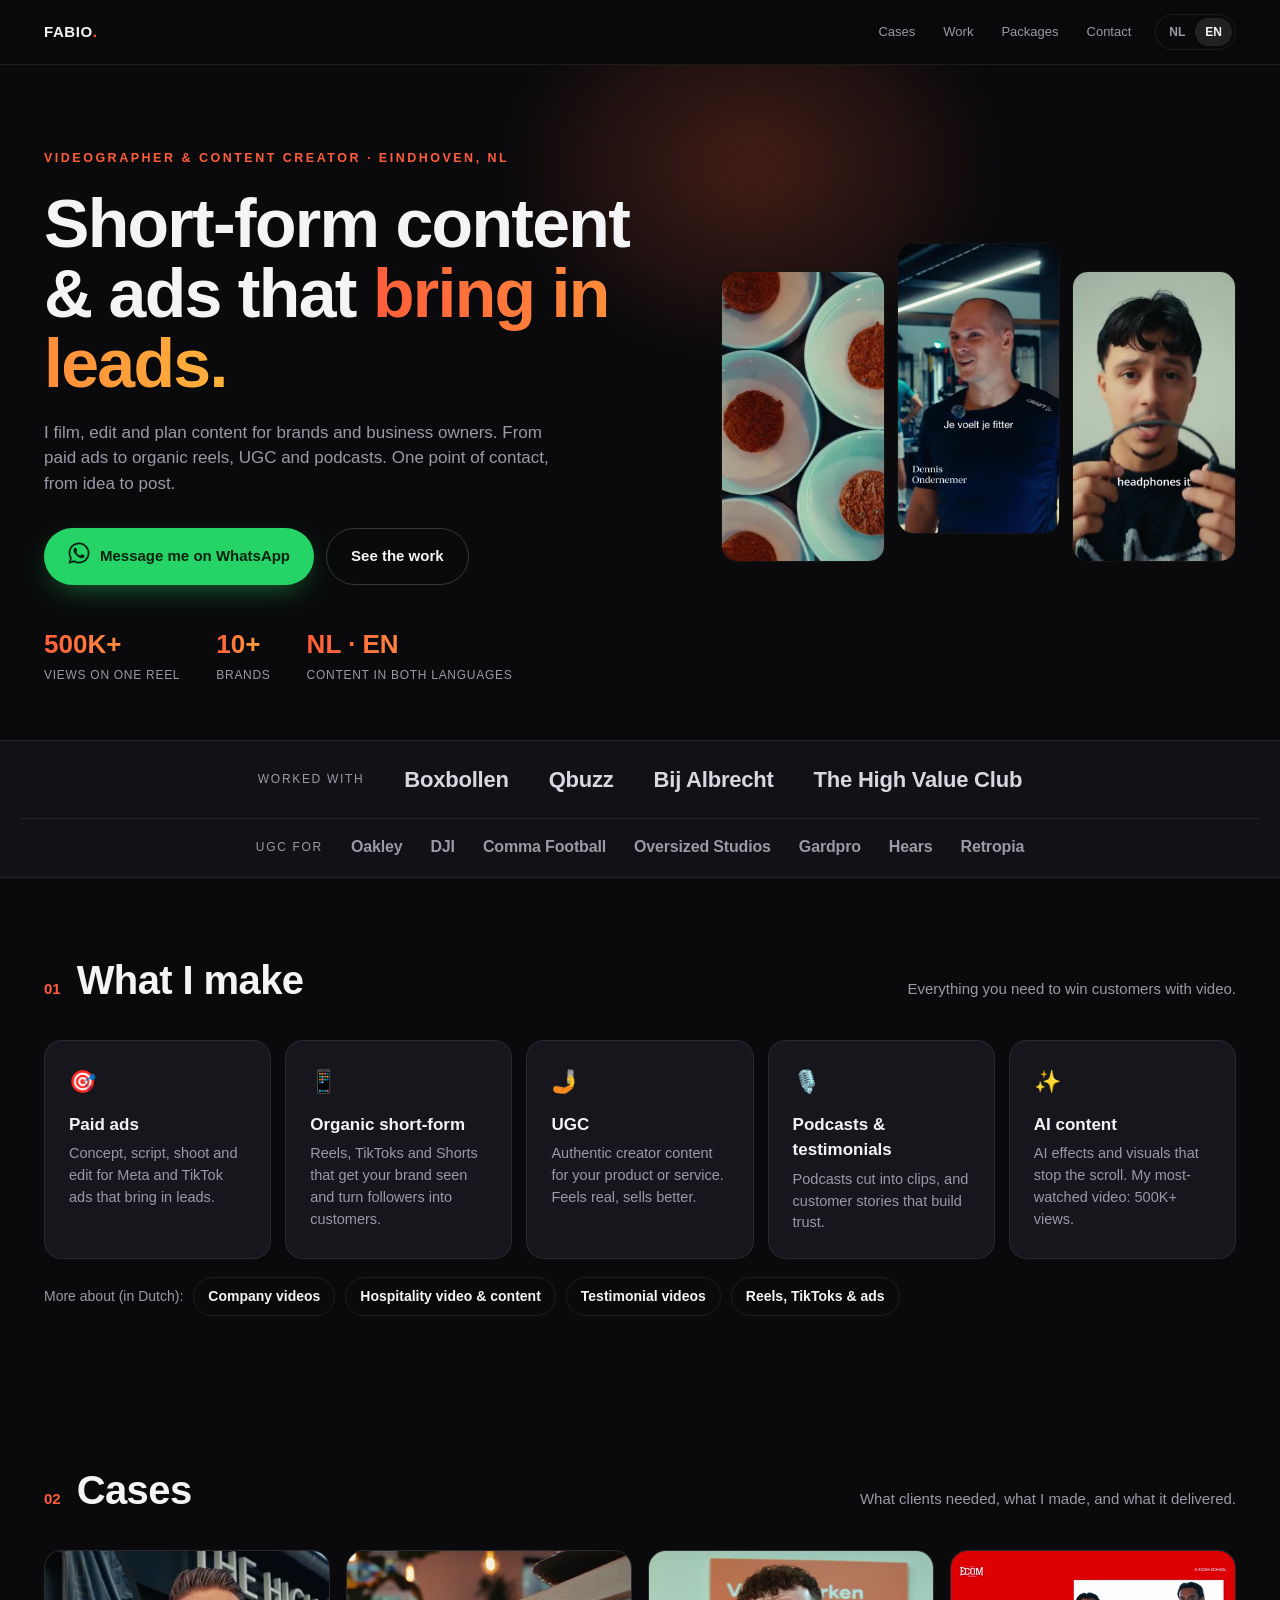
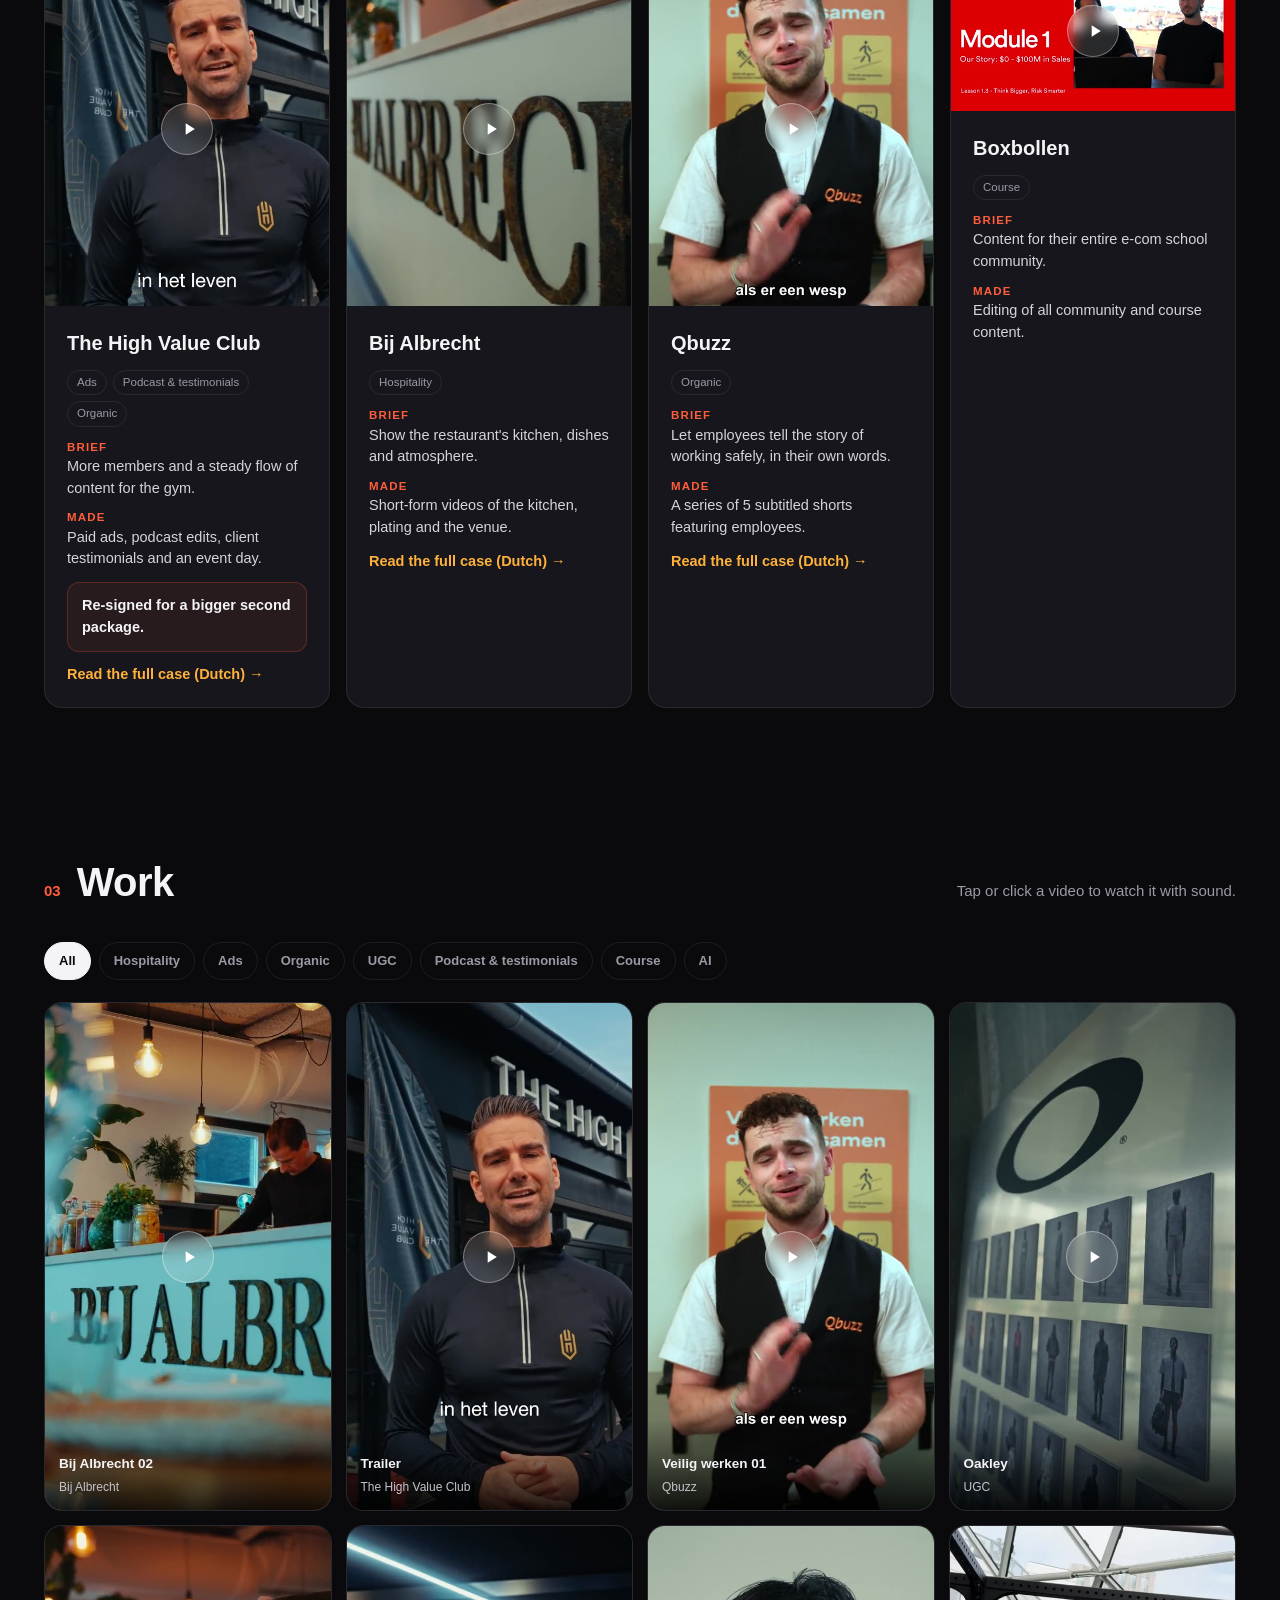
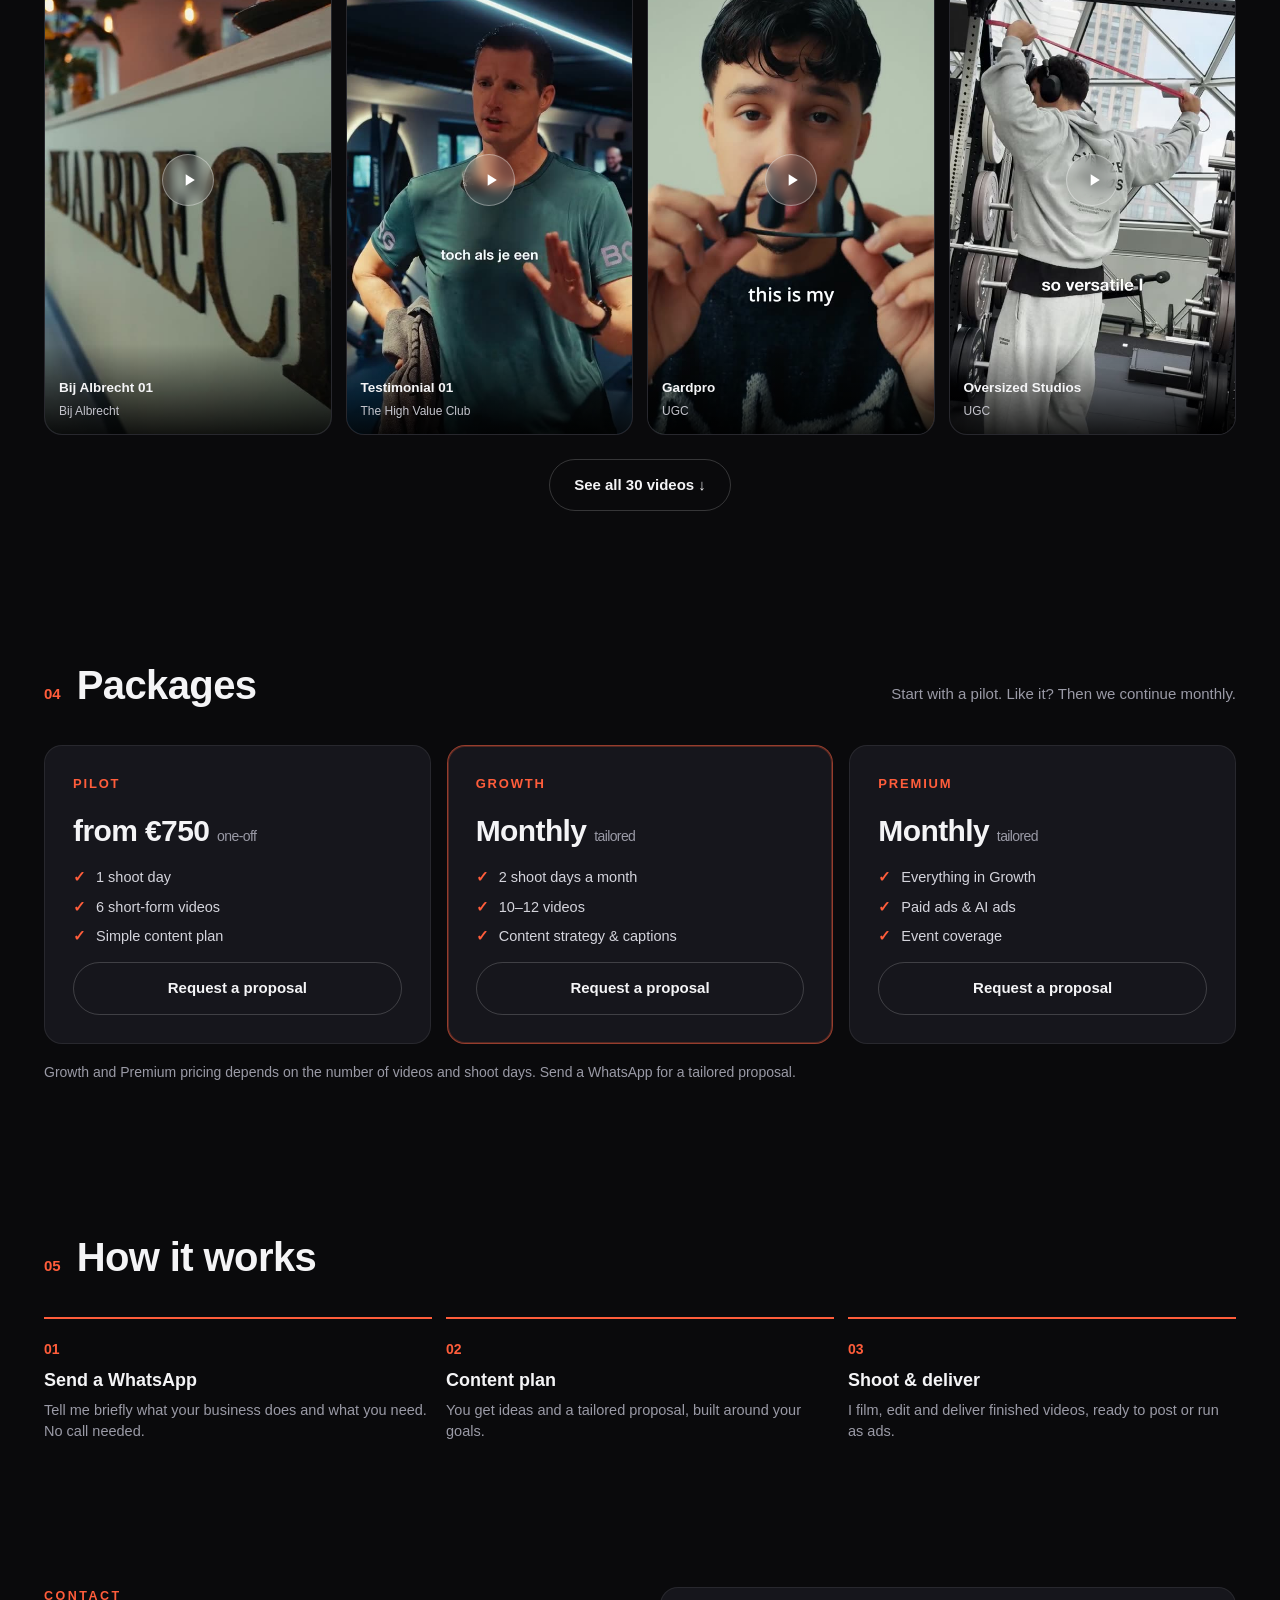
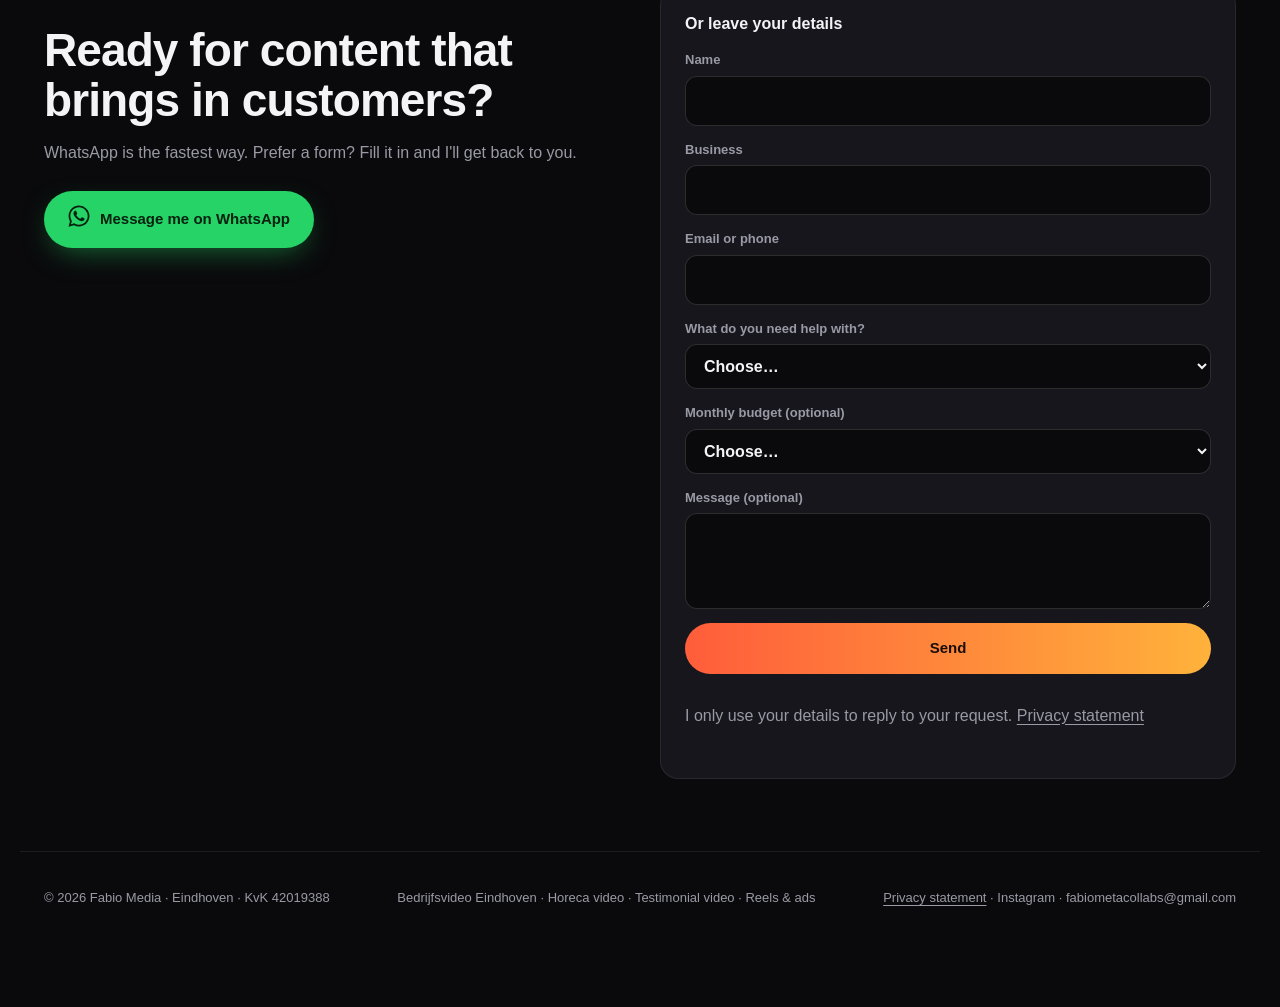
<file: index.html>
<!DOCTYPE html>
<html lang="nl">
<head>
<meta charset="UTF-8" />
<meta name="viewport" content="width=device-width, initial-scale=1.0, viewport-fit=cover" />
<title>Videograaf Eindhoven | Short-form content & ads die leads opleveren | Fabio Media</title>
<meta name="description" content="Videograaf in Eindhoven voor merken, horeca en ondernemers. Paid ads, reels, UGC, testimonials en podcast-edits die klanten opleveren. Gewerkt voor Boxbollen, Qbuzz, The High Value Club en Bij Albrecht." />
<link rel="canonical" href="https://fabiometa.com/portfolio/" />
<meta name="theme-color" content="#0a0a0c" />
<link rel="icon" href="data:image/svg+xml,%3Csvg xmlns='http://www.w3.org/2000/svg' viewBox='0 0 64 64'%3E%3Crect width='64' height='64' rx='14' fill='%230a0a0c'/%3E%3Ctext x='14' y='46' font-family='Arial,sans-serif' font-weight='800' font-size='40' fill='%23f4f4f6'%3EF%3C/text%3E%3Ccircle cx='48' cy='44' r='5' fill='%23ff5d3b'/%3E%3C/svg%3E" />

<!-- Link previews (WhatsApp, LinkedIn, Instagram DMs) -->
<meta property="og:type" content="website" />
<meta property="og:site_name" content="Fabio Media" />
<meta property="og:locale" content="nl_NL" />
<meta property="og:locale:alternate" content="en_GB" />
<meta property="og:url" content="https://fabiometa.com/portfolio/" />
<meta property="og:title" content="Fabio Media — Videograaf Eindhoven" />
<meta property="og:description" content="Short-form content & ads die leads opleveren. Werk voor Boxbollen, Qbuzz, The High Value Club en Bij Albrecht." />
<meta property="og:image" content="https://fabiometa.com/portfolio/assets/og-image.jpg" />
<meta property="og:image:width" content="1200" />
<meta property="og:image:height" content="630" />
<meta name="twitter:card" content="summary_large_image" />

<!-- Business details for Google -->
<script type="application/ld+json">
{
  "@context": "https://schema.org",
  "@type": "ProfessionalService",
  "@id": "https://fabiometa.com/#business",
  "name": "Fabio Media",
  "description": "Videograaf en content creator in Eindhoven: paid ads, short-form content, UGC, testimonials en podcast-edits voor merken, horeca en ondernemers.",
  "url": "https://fabiometa.com/portfolio/",
  "image": "https://fabiometa.com/portfolio/assets/og-image.jpg",
  "telephone": "+31682832393",
  "email": "fabiometacollabs@gmail.com",
  "address": { "@type": "PostalAddress", "addressLocality": "Eindhoven", "addressRegion": "Noord-Brabant", "addressCountry": "NL" },
  "areaServed": [
    { "@type": "City", "name": "Eindhoven" },
    { "@type": "AdministrativeArea", "name": "Noord-Brabant" },
    { "@type": "Country", "name": "Nederland" }
  ],
  "knowsLanguage": ["nl", "en"],
  "sameAs": ["https://www.instagram.com/fabiometa_/"],
  "founder": { "@type": "Person", "name": "Fabio" },
  "makesOffer": [
    { "@type": "Offer", "itemOffered": { "@type": "Service", "name": "Paid ads (Meta & TikTok)" } },
    { "@type": "Offer", "itemOffered": { "@type": "Service", "name": "Organische short-form content" } },
    { "@type": "Offer", "itemOffered": { "@type": "Service", "name": "UGC" } },
    { "@type": "Offer", "itemOffered": { "@type": "Service", "name": "Podcast- en testimonialvideo's" } },
    { "@type": "Offer", "itemOffered": { "@type": "Service", "name": "AI-content" } }
  ]
}
</script>
<style>
  :root{
    --bg:#0a0a0c;
    --bg-soft:#111116;
    --card:#16161c;
    --text:#f4f4f6;
    --muted:#9a9aa6;
    --line:rgba(255,255,255,.08);
    --accent:#ff5d3b;
    --accent2:#ffb23b;
    --wa:#25d366;
    --radius:18px;
    --maxw:1240px;
  }
  *{box-sizing:border-box;margin:0;padding:0}
  html{scroll-behavior:smooth}
  body{
    background:var(--bg);
    color:var(--text);
    font-family:-apple-system,BlinkMacSystemFont,"Segoe UI",Inter,Roboto,Helvetica,Arial,sans-serif;
    -webkit-font-smoothing:antialiased;
    line-height:1.5;
    overflow-x:hidden;
  }
  a{color:inherit;text-decoration:none}
  button{font:inherit;color:inherit;background:none;border:0;cursor:pointer}

  /* ---------- BUTTONS ---------- */
  .btn{
    display:inline-flex;align-items:center;justify-content:center;gap:10px;
    padding:14px 24px;border-radius:999px;font-weight:700;font-size:15px;
    transition:transform .2s,box-shadow .2s,background .2s;white-space:nowrap;
  }
  .btn:hover{transform:translateY(-2px)}
  .btn-wa{background:var(--wa);color:#05210f;box-shadow:0 10px 30px -10px rgba(37,211,102,.55)}
  .btn-ghost{border:1px solid rgba(255,255,255,.18);color:var(--text)}
  .btn-ghost:hover{background:rgba(255,255,255,.06)}
  .btn svg{flex:none}

  /* ---------- NAV ---------- */
  .nav{
    position:sticky;top:0;z-index:50;
    backdrop-filter:saturate(160%) blur(14px);
    background:rgba(10,10,12,.72);
    border-bottom:1px solid var(--line);
  }
  .nav-inner{
    max-width:var(--maxw);margin:0 auto;padding:14px 24px;
    display:flex;align-items:center;justify-content:space-between;gap:20px;
  }
  .brand{font-weight:800;letter-spacing:.04em;font-size:15px}
  .brand span{color:var(--accent)}
  .nav-links{display:flex;gap:4px;align-items:center}
  .nav-links a{
    font-size:13px;color:var(--muted);padding:8px 12px;border-radius:999px;
    transition:.2s;white-space:nowrap;font-weight:500;
  }
  .nav-links a:hover{color:var(--text);background:rgba(255,255,255,.06)}
  .lang{
    display:flex;border:1px solid var(--line);border-radius:999px;padding:3px;margin-left:8px;
  }
  .lang button{font-size:12px;font-weight:700;padding:5px 10px;border-radius:999px;color:var(--muted)}
  .lang button.on{background:rgba(255,255,255,.1);color:var(--text)}
  @media (max-width:820px){ .nav-links a{display:none} .nav-inner{padding:12px 16px} }

  /* ---------- HERO ---------- */
  .hero{
    max-width:var(--maxw);margin:0 auto;padding:84px 24px 56px;
    display:grid;grid-template-columns:1.1fr .9fr;gap:48px;align-items:center;position:relative;
  }
  .eyebrow{
    color:var(--accent);font-size:12.5px;font-weight:700;letter-spacing:.2em;
    text-transform:uppercase;margin-bottom:20px;
  }
  .hero h1{
    font-size:clamp(36px,5.6vw,68px);line-height:1.03;font-weight:800;letter-spacing:-.025em;
  }
  .hero h1 em{
    font-style:normal;
    background:linear-gradient(90deg,var(--accent),var(--accent2));
    -webkit-background-clip:text;background-clip:text;color:transparent;
  }
  .hero p.lead{max-width:520px;margin-top:22px;color:var(--muted);font-size:17px}
  .hero .ctas{display:flex;gap:12px;margin-top:32px;flex-wrap:wrap}
  .stats{display:flex;gap:36px;margin-top:40px;flex-wrap:wrap}
  .stat .n{font-size:26px;font-weight:800;background:linear-gradient(90deg,var(--accent),var(--accent2));-webkit-background-clip:text;background-clip:text;color:transparent}
  .stat .l{font-size:12px;color:var(--muted);letter-spacing:.06em;text-transform:uppercase;margin-top:2px}

  .reel{display:grid;grid-template-columns:repeat(3,1fr);gap:12px;align-items:center}
  .reel video{
    width:100%;aspect-ratio:9/16;object-fit:cover;border-radius:16px;background:#000;
    border:1px solid var(--line);
  }
  .reel video:nth-child(2){transform:translateY(-28px)}
  .glow{position:absolute;inset:0;z-index:-1;overflow:hidden;pointer-events:none}
  .glow::before{
    content:"";position:absolute;top:-180px;left:30%;
    width:720px;height:560px;border-radius:50%;
    background:radial-gradient(closest-side,rgba(255,93,59,.24),transparent 70%);
    filter:blur(20px);
  }
  @media (max-width:900px){
    .hero{grid-template-columns:1fr;padding:56px 16px 40px;gap:36px}
    .reel video:nth-child(2){transform:none}
  }

  /* ---------- CLIENT STRIP ---------- */
  .clients{border-top:1px solid var(--line);border-bottom:1px solid var(--line);background:var(--bg-soft)}
  .clients-inner{
    max-width:var(--maxw);margin:0 auto;padding:22px 24px;
    display:flex;align-items:center;gap:20px 40px;flex-wrap:wrap;justify-content:center;
  }
  .clients .label{font-size:12px;color:var(--muted);letter-spacing:.14em;text-transform:uppercase}
  .clients .name{font-size:clamp(16px,2.2vw,22px);font-weight:800;letter-spacing:-.01em;color:#d8d8e0}
  .clients .ugc-row{border-top:1px solid var(--line);padding-top:16px;padding-bottom:18px;gap:12px 28px}
  .clients .ugc-row .name{font-size:clamp(13px,1.5vw,16px);font-weight:700;color:var(--muted)}

  /* ---------- SECTIONS ---------- */
  .section{max-width:var(--maxw);margin:0 auto;padding:72px 24px}
  @media (max-width:820px){ .section{padding:52px 16px} .clients-inner{padding:18px 16px} }
  .sec-head{display:flex;align-items:baseline;gap:16px;margin-bottom:30px;flex-wrap:wrap}
  .sec-head h2{font-size:clamp(26px,4vw,40px);font-weight:800;letter-spacing:-.015em}
  .sec-head .idx{color:var(--accent);font-weight:700;font-size:15px;font-variant-numeric:tabular-nums}
  .sec-head .desc{color:var(--muted);font-size:15px;margin-left:auto;max-width:440px;text-align:right}
  @media (max-width:820px){ .sec-head .desc{margin-left:0;text-align:left} }

  /* services */
  .services{display:grid;gap:14px;grid-template-columns:repeat(auto-fit,minmax(220px,1fr))}
  .service{background:var(--card);border:1px solid var(--line);border-radius:var(--radius);padding:24px}
  .service .ic{font-size:22px;margin-bottom:14px}
  .service h3{font-size:17px;font-weight:700;margin-bottom:6px}
  .service p{color:var(--muted);font-size:14.5px}

  /* case studies */
  .cases{display:grid;gap:16px;grid-template-columns:repeat(auto-fit,minmax(250px,1fr))}
  .case{
    background:var(--card);border:1px solid var(--line);border-radius:var(--radius);
    overflow:hidden;display:flex;flex-direction:column;
  }
  .case .media{position:relative;background:#000;cursor:pointer}
  .case .media video{display:block;width:100%;aspect-ratio:4/5;object-fit:cover}
  .case .media.wide video{aspect-ratio:16/9}
  .case .body{padding:22px;display:flex;flex-direction:column;gap:12px;flex:1}
  .case .client{font-size:20px;font-weight:800}
  .case .tags{display:flex;gap:6px;flex-wrap:wrap}
  .case .tags span{font-size:11.5px;color:var(--muted);border:1px solid var(--line);padding:3px 9px;border-radius:999px}
  .case dl{display:grid;gap:10px}
  .case dt{font-size:11.5px;color:var(--accent);font-weight:700;letter-spacing:.1em;text-transform:uppercase}
  .case dd{font-size:14.5px;color:#d4d4dc}
  .case-link{font-weight:700;font-size:14.5px;color:var(--accent2);text-decoration:none}
  .case-link:hover{text-decoration:underline}
  .svc-links{display:flex;flex-wrap:wrap;gap:8px 10px;align-items:center;margin-top:18px;font-size:14px;color:var(--muted)}
  .svc-links a{border:1px solid var(--line);border-radius:999px;padding:8px 14px;text-decoration:none;color:var(--text);font-weight:600}
  .svc-links a:hover{border-color:rgba(255,93,59,.5)}
  .case .result{
    margin-top:auto;padding:12px 14px;border-radius:12px;
    background:rgba(255,93,59,.08);border:1px solid rgba(255,93,59,.25);font-weight:600;font-size:14.5px;
  }

  /* work grid */
  .filters{display:flex;gap:8px;flex-wrap:wrap;margin-bottom:22px}
  .filters button{
    font-size:13px;font-weight:600;padding:8px 14px;border-radius:999px;
    border:1px solid var(--line);color:var(--muted);transition:.2s;
  }
  .filters button:hover{color:var(--text)}
  .filters button.on{background:var(--text);color:var(--bg);border-color:var(--text)}
  .grid{display:grid;gap:14px;grid-template-columns:repeat(auto-fill,minmax(230px,1fr));grid-auto-flow:dense}
  .grid .card.wide{grid-column:span 2}
  @media (max-width:540px){ .grid{grid-template-columns:1fr 1fr;gap:10px} .grid .card.wide{grid-column:span 2} }
  .card{
    position:relative;background:var(--card);border:1px solid var(--line);
    border-radius:var(--radius);overflow:hidden;cursor:pointer;
    transition:transform .25s ease,border-color .25s ease,box-shadow .25s ease;
  }
  .card:hover{transform:translateY(-4px);border-color:rgba(255,93,59,.45);box-shadow:0 18px 40px -18px rgba(0,0,0,.8)}
  .card video{display:block;width:100%;height:100%;background:#000;aspect-ratio:9/16;object-fit:cover}
  .card.wide video{aspect-ratio:16/9}
  .card.hide,.card.folded{display:none}
  .more-wrap{display:flex;justify-content:center;margin-top:24px}
  .more-wrap[hidden]{display:none}
  .meta{
    position:absolute;left:0;right:0;bottom:0;padding:34px 14px 12px;
    background:linear-gradient(180deg,transparent,rgba(0,0,0,.85));pointer-events:none;
    transition:opacity .25s;
  }
  .meta .title{font-size:13.5px;font-weight:700;display:block}
  .meta .sub{font-size:12px;color:#c4c4cc}
  .play{
    position:absolute;inset:0;display:flex;align-items:center;justify-content:center;
    transition:opacity .25s;pointer-events:none;
  }
  .play .pbtn{
    width:52px;height:52px;border-radius:50%;
    background:rgba(255,255,255,.14);backdrop-filter:blur(6px);
    border:1px solid rgba(255,255,255,.35);
    display:flex;align-items:center;justify-content:center;
  }
  .play .pbtn svg{margin-left:3px}
  .playing .play,.playing .meta{opacity:0}

  /* packages */
  .packages{display:grid;gap:16px;grid-template-columns:repeat(auto-fit,minmax(260px,1fr))}
  .pkg{background:var(--card);border:1px solid var(--line);border-radius:var(--radius);padding:28px;display:flex;flex-direction:column;gap:14px}
  .pkg.hot{border-color:rgba(255,93,59,.55);box-shadow:0 0 0 1px rgba(255,93,59,.25) inset}
  .pkg .name{font-size:13px;font-weight:700;letter-spacing:.14em;text-transform:uppercase;color:var(--accent)}
  .pkg .price{font-size:30px;font-weight:800;letter-spacing:-.02em}
  .pkg .price small{font-size:14px;color:var(--muted);font-weight:500}
  .pkg ul{list-style:none;display:grid;gap:8px;font-size:14.5px;color:#d4d4dc}
  .pkg li::before{content:"✓";color:var(--accent);font-weight:800;margin-right:10px}
  .pkg .btn{margin-top:auto}
  .note{color:var(--muted);font-size:14px;margin-top:18px}

  /* process */
  .steps{display:grid;gap:14px;grid-template-columns:repeat(auto-fit,minmax(240px,1fr));counter-reset:s}
  .step{border-top:2px solid var(--accent);padding-top:18px}
  .step::before{counter-increment:s;content:"0" counter(s);font-weight:800;color:var(--accent);font-size:14px}
  .step h3{font-size:18px;margin:6px 0}
  .step p{color:var(--muted);font-size:14.5px}

  /* contact */
  .contact{display:grid;grid-template-columns:1fr 1fr;gap:40px;align-items:start}
  @media (max-width:900px){ .contact{grid-template-columns:1fr} }
  .contact h2{font-size:clamp(28px,4.4vw,46px);font-weight:800;letter-spacing:-.02em;line-height:1.08}
  .contact p{color:var(--muted);margin:16px 0 26px;font-size:16px}
  form{background:var(--card);border:1px solid var(--line);border-radius:var(--radius);padding:24px;display:grid;gap:14px}
  form .ttl{font-weight:700}
  label{display:grid;gap:6px;font-size:13px;color:var(--muted);font-weight:600}
  input,select,textarea{
    font:inherit;font-size:16px;color:var(--text);background:var(--bg);
    border:1px solid rgba(255,255,255,.14);border-radius:12px;padding:12px 14px;width:100%;
  }
  input:focus,select:focus,textarea:focus{outline:2px solid var(--accent);outline-offset:1px;border-color:transparent}
  textarea{min-height:96px;resize:vertical}
  .hp{position:absolute;left:-9999px}
  .submit{background:linear-gradient(90deg,var(--accent),var(--accent2));color:#1a0d06}
  .thanks{display:none;background:rgba(37,211,102,.1);border:1px solid rgba(37,211,102,.4);border-radius:12px;padding:12px 14px;font-weight:600}
  .thanks.show{display:block}

  /* floating whatsapp */
  .wa-float{
    position:fixed;right:calc(16px + env(safe-area-inset-right));bottom:calc(16px + env(safe-area-inset-bottom));
    z-index:60;width:58px;height:58px;border-radius:50%;
    background:var(--wa);display:flex;align-items:center;justify-content:center;
    box-shadow:0 12px 30px -8px rgba(0,0,0,.6);transition:transform .2s;
  }
  .wa-float:hover{transform:scale(1.06)}
  .wa-float.away{opacity:0;transform:scale(.6);pointer-events:none}

  /* privacy statement */
  .form-note{font-size:13px;color:var(--muted)}
  .form-note a,footer a[data-legal]{text-decoration:underline;text-underline-offset:3px}
  .legal{position:fixed;inset:0;z-index:90;background:rgba(0,0,0,.75);display:none;align-items:center;justify-content:center;padding:16px}
  .legal.open{display:flex}
  .legal-panel{
    position:relative;width:100%;max-width:640px;max-height:min(86vh,86dvh);overflow-y:auto;
    background:var(--card);border:1px solid var(--line);border-radius:var(--radius);padding:28px 24px 24px;
  }
  .legal-close{position:absolute;top:12px;right:12px}
  .legal-panel h2{font-size:24px;margin:0 48px 4px 0}
  .legal-panel .updated{color:var(--muted);font-size:13px;margin-bottom:18px}
  .legal-panel h3{font-size:15px;margin:18px 0 6px}
  .legal-panel p,.legal-panel li{font-size:14.5px;color:#d4d4dc}
  .legal-panel ul{padding-left:18px;display:grid;gap:4px}
  .legal-panel a{color:var(--accent2)}
  .wa-float{transition:transform .2s,opacity .2s}

  footer{
    max-width:var(--maxw);margin:0 auto;padding:36px 24px 100px;
    border-top:1px solid var(--line);color:var(--muted);font-size:13px;
    display:flex;gap:16px;justify-content:space-between;flex-wrap:wrap;
  }
  footer a:hover{color:var(--text)}

  .swipe-hint{display:none}

  /* ---------- PHONE ---------- */
  @media (max-width:820px){
    /* hero order on phones: headline, buttons, video clips, then stats */
    .hero{padding-top:36px;gap:0;grid-template-columns:minmax(0,1fr)}
    .hero-text{display:contents}
    .hero .eyebrow{order:1;margin-bottom:14px}
    .hero h1{order:2}
    .hero p.lead{order:3;font-size:16px;margin-top:16px}
    .hero .ctas{order:4;margin-top:22px;gap:10px}
    .hero .ctas .btn{flex:1 1 auto;padding:14px 18px}
    .reel{order:5;margin-top:28px;gap:8px}
    .stats{order:6;gap:22px;flex-wrap:nowrap;margin-top:28px}
    .stat .n{font-size:21px}
    .stat .l{font-size:10.5px;letter-spacing:.04em}

    /* side-swipe rows instead of long stacks */
    .services,.cases,.packages{
      display:flex;gap:12px;overflow-x:auto;scroll-snap-type:x mandatory;
      margin:0 -16px;padding:0 16px 4px;scroll-padding-left:16px;scrollbar-width:none;
    }
    .services::-webkit-scrollbar,.cases::-webkit-scrollbar,.packages::-webkit-scrollbar,.filters::-webkit-scrollbar{display:none}
    .service{flex:0 0 72%;scroll-snap-align:start}
    .case,.pkg{flex:0 0 84%;scroll-snap-align:start}
    .swipe-hint{display:block;color:var(--muted);font-size:13px;margin-top:12px}

    .filters{flex-wrap:nowrap;overflow-x:auto;margin:0 -16px 18px;padding:0 16px;scrollbar-width:none}
    .filters button{flex:none;padding:10px 16px;font-size:14px}
    .card:hover{transform:none}
  }

  /* small phones (iPhone SE and similar) */
  @media (max-width:380px){
    .hero .eyebrow{letter-spacing:.12em;font-size:11.5px}
    .hero h1{font-size:31px}
    .hero p.lead{font-size:15px}
    .stats{gap:16px}
  }

  /* ---------- FULL-SCREEN VIEWER (phones) ---------- */
  .lb{position:fixed;inset:0;z-index:100;background:#000;display:none;align-items:center;justify-content:center;touch-action:pan-x}
  .lb.open{display:flex}
  .lb video{width:100%;height:100%;object-fit:contain;background:#000}
  .lb-top{
    position:absolute;top:0;left:0;right:0;display:flex;justify-content:space-between;align-items:flex-start;gap:12px;
    padding:calc(12px + env(safe-area-inset-top)) 16px 36px;background:linear-gradient(rgba(0,0,0,.7),transparent);
  }
  .lb-title strong{display:block;font-size:15px}
  .lb-title span{font-size:12.5px;color:#c4c4cc}
  .lb-btn{
    flex:none;width:44px;height:44px;border-radius:50%;background:rgba(255,255,255,.16);
    display:flex;align-items:center;justify-content:center;font-size:20px;line-height:1;
  }
  .lb-nav{position:absolute;right:calc(12px + env(safe-area-inset-right));top:50%;transform:translateY(-50%);display:flex;flex-direction:column;gap:12px}
  .lb.single .lb-nav{display:none}
</style>
</head>
<body>

  <nav class="nav">
    <div class="nav-inner">
      <a class="brand" href="#">FABIO<span>.</span></a>
      <div class="nav-links">
        <a href="#cases" data-i18n="nav.cases">Cases</a>
        <a href="#work" data-i18n="nav.work">Werk</a>
        <a href="#packages" data-i18n="nav.packages">Pakketten</a>
        <a href="#contact" data-i18n="nav.contact">Contact</a>
        <div class="lang" role="group" aria-label="Language">
          <button type="button" data-lang="nl">NL</button>
          <button type="button" data-lang="en">EN</button>
        </div>
      </div>
    </div>
  </nav>

  <header class="hero">
    <div class="glow"></div>
    <div class="hero-text">
      <div class="eyebrow" data-i18n="hero.eyebrow">Videograaf &amp; content creator · Eindhoven</div>
      <h1 data-i18n-html="hero.title">Short-form content & ads die <em>leads opleveren.</em></h1>
      <p class="lead" data-i18n="hero.lead">Ik film, edit en plan content voor merken en ondernemers. Van paid ads tot organische reels, UGC en podcasts. Eén aanspreekpunt, van idee tot post.</p>
      <div class="ctas">
        <a class="btn btn-wa js-wa" href="https://wa.me/31682832393" target="_blank" rel="noopener"><span class="wa-ic"></span><span data-i18n="cta.wa">Stuur een WhatsApp</span></a>
        <a class="btn btn-ghost" href="#work" data-i18n="cta.work">Bekijk werk</a>
      </div>
      <div class="stats">
        <div class="stat"><div class="n">500K+</div><div class="l" data-i18n="stat.views">views op één reel</div></div>
        <div class="stat"><div class="n">10+</div><div class="l" data-i18n="stat.brands">merken</div></div>
        <div class="stat"><div class="n">NL · EN</div><div class="l" data-i18n="stat.lang">content in beide talen</div></div>
      </div>
    </div>
    <div class="reel" id="reel" aria-hidden="true"></div>
  </header>

  <div class="clients">
    <div class="clients-inner">
      <span class="label" data-i18n="clients.label">Gewerkt voor</span>
      <span class="name">Boxbollen</span>
      <span class="name">Qbuzz</span>
      <span class="name">Bij Albrecht</span>
      <span class="name">The High Value Club</span>
    </div>
    <div class="clients-inner ugc-row">
      <span class="label" data-i18n="clients.ugc">UGC voor</span>
      <span class="name">Oakley</span>
      <span class="name">DJI</span>
      <span class="name">Comma Football</span>
      <span class="name">Oversized Studios</span>
      <span class="name">Gardpro</span>
      <span class="name">Hears</span>
      <span class="name">Retropia</span>
    </div>
  </div>

  <section class="section" id="services">
    <div class="sec-head">
      <span class="idx">01</span>
      <h2 data-i18n="services.title">Wat ik maak</h2>
      <span class="desc" data-i18n="services.desc">Alles wat je nodig hebt om met video klanten binnen te halen.</span>
    </div>
    <div class="services" id="services-list"><!--pre--><div class="service"><div class="ic">🎯</div>
        <h3>Paid ads</h3><p>Concept, script, opname en edit voor Meta- en TikTok-advertenties die leads opleveren.</p></div>
      <div class="service"><div class="ic">📱</div>
        <h3>Organische short-form</h3><p>Reels, TikToks en Shorts die je merk zichtbaar maken en volgers omzetten in klanten.</p></div>
      <div class="service"><div class="ic">🤳</div>
        <h3>UGC</h3><p>Authentieke creator-content voor je product of dienst. Voelt echt, verkoopt beter.</p></div>
      <div class="service"><div class="ic">🎙️</div>
        <h3>Podcasts &amp; testimonials</h3><p>Podcasts geknipt tot clips en klantverhalen die vertrouwen opbouwen.</p></div>
      <div class="service"><div class="ic">✨</div>
        <h3>AI-content</h3><p>AI-effecten en visuals die opvallen in de feed. Mijn best bekeken video: 500K+ views.</p></div><!--/pre--></div>
    <p class="swipe-hint" data-i18n="swipe">Swipe voor meer →</p>
    <nav class="svc-links" aria-label="Diensten">
      <span data-i18n="svc.more">Meer over:</span>
      <a href="bedrijfsvideo-eindhoven.html" data-i18n="svc.link.company">Bedrijfsvideo's</a>
      <a href="horeca-video.html" data-i18n="svc.link.horeca">Horeca video &amp; content</a>
      <a href="testimonial-video.html" data-i18n="svc.link.testimonial">Testimonial video's</a>
      <a href="social-media-content.html" data-i18n="svc.link.social">Reels, TikToks &amp; ads</a>
    </nav>
  </section>

  <section class="section" id="cases">
    <div class="sec-head">
      <span class="idx">02</span>
      <h2 data-i18n="cases.title">Cases</h2>
      <span class="desc" data-i18n="cases.desc">Wat klanten nodig hadden, wat ik maakte en wat het opleverde.</span>
    </div>
    <div class="cases" id="cases-list"><!--pre--><article class="case">
        <div class="media"><div class="play"><div class="pbtn"><svg width="20" height="20" viewBox="0 0 24 24" fill="#fff"><path d="M8 5v14l11-7z"></path></svg></div></div></div>
        <div class="body">
          <div class="client">The High Value Club</div>
          <div class="tags"><span>Ads</span><span>Podcast &amp; testimonials</span><span>Organisch</span></div>
          <dl>
            <div><dt>Vraag</dt><dd>Meer leden en een vaste stroom content voor de gym.</dd></div>
            <div><dt>Gemaakt</dt><dd>Paid ads, podcast-edits, klanttestimonials en een eventdag.</dd></div>
          </dl>
          <div class="result">Verlengd met een groter tweede pakket.</div>
          <a class="case-link" href="case-the-high-value-club.html">Lees de hele case →</a>
        </div></article><article class="case">
        <div class="media"><div class="play"><div class="pbtn"><svg width="20" height="20" viewBox="0 0 24 24" fill="#fff"><path d="M8 5v14l11-7z"></path></svg></div></div></div>
        <div class="body">
          <div class="client">Bij Albrecht</div>
          <div class="tags"><span>Horeca</span></div>
          <dl>
            <div><dt>Vraag</dt><dd>De keuken, de gerechten en de sfeer van het restaurant laten zien.</dd></div>
            <div><dt>Gemaakt</dt><dd>Short-form video's van de keuken, het opmaken van gerechten en de zaak.</dd></div>
          </dl>
          
          <a class="case-link" href="case-bij-albrecht.html">Lees de hele case →</a>
        </div></article><article class="case">
        <div class="media"><div class="play"><div class="pbtn"><svg width="20" height="20" viewBox="0 0 24 24" fill="#fff"><path d="M8 5v14l11-7z"></path></svg></div></div></div>
        <div class="body">
          <div class="client">Qbuzz</div>
          <div class="tags"><span>Organisch</span></div>
          <dl>
            <div><dt>Vraag</dt><dd>Medewerkers zelf laten vertellen over veilig werken.</dd></div>
            <div><dt>Gemaakt</dt><dd>Een reeks van 5 ondertitelde shorts met medewerkers.</dd></div>
          </dl>
          
          <a class="case-link" href="case-qbuzz.html">Lees de hele case →</a>
        </div></article><article class="case">
        <div class="media wide"><div class="play"><div class="pbtn"><svg width="20" height="20" viewBox="0 0 24 24" fill="#fff"><path d="M8 5v14l11-7z"></path></svg></div></div></div>
        <div class="body">
          <div class="client">Boxbollen</div>
          <div class="tags"><span>Cursus</span></div>
          <dl>
            <div><dt>Vraag</dt><dd>Content voor hun complete ecom-school community.</dd></div>
            <div><dt>Gemaakt</dt><dd>Editing van alle community- en cursuscontent.</dd></div>
          </dl>
          
          
        </div></article><!--/pre--></div>
    <p class="swipe-hint" data-i18n="swipe">Swipe voor meer →</p>
  </section>

  <section class="section" id="work">
    <div class="sec-head">
      <span class="idx">03</span>
      <h2 data-i18n="work.title">Werk</h2>
      <span class="desc" data-i18n="work.desc">Tik of klik op een video om hem met geluid te bekijken.</span>
    </div>
    <div class="filters" id="filters"></div>
    <div class="grid" id="grid"></div>
    <div class="more-wrap"><button type="button" class="btn btn-ghost" id="more-btn"></button></div>
  </section>

  <section class="section" id="packages">
    <div class="sec-head">
      <span class="idx">04</span>
      <h2 data-i18n="pkg.title">Pakketten</h2>
      <span class="desc" data-i18n="pkg.desc">Start met een pilot. Bevalt het? Dan gaan we maandelijks verder.</span>
    </div>
    <div class="packages" id="pkg-list"><!--pre--><div class="pkg ">
        <div class="name">Pilot</div>
        <div class="price">vanaf €750 <small>eenmalig</small></div>
        <ul><li>1 opnamedag</li><li>6 short-form video's</li><li>Simpel contentplan</li></ul>
        <a class="btn btn-ghost js-wa" target="_blank" rel="noopener" href="https://wa.me/31682832393?text=Hoi%20Fabio%2C%20ik%20zag%20je%20portfolio%20en%20wil%20graag%20meer%20weten%20over%20content%20voor%20mijn%20bedrijf.">Vraag een voorstel aan</a>
      </div>
      <div class="pkg hot">
        <div class="name">Growth</div>
        <div class="price">Maandelijks <small>op maat</small></div>
        <ul><li>2 opnamedagen per maand</li><li>10–12 video's</li><li>Contentstrategie &amp; captions</li></ul>
        <a class="btn btn-ghost js-wa" target="_blank" rel="noopener" href="https://wa.me/31682832393?text=Hoi%20Fabio%2C%20ik%20zag%20je%20portfolio%20en%20wil%20graag%20meer%20weten%20over%20content%20voor%20mijn%20bedrijf.">Vraag een voorstel aan</a>
      </div>
      <div class="pkg ">
        <div class="name">Premium</div>
        <div class="price">Maandelijks <small>op maat</small></div>
        <ul><li>Alles uit Growth</li><li>Paid ads &amp; AI-ads</li><li>Event-coverage</li></ul>
        <a class="btn btn-ghost js-wa" target="_blank" rel="noopener" href="https://wa.me/31682832393?text=Hoi%20Fabio%2C%20ik%20zag%20je%20portfolio%20en%20wil%20graag%20meer%20weten%20over%20content%20voor%20mijn%20bedrijf.">Vraag een voorstel aan</a>
      </div><!--/pre--></div>
    <p class="swipe-hint" data-i18n="swipe">Swipe voor meer →</p>
    <p class="note" data-i18n="pkg.note">Prijzen voor Growth en Premium hangen af van het aantal video's en opnamedagen. Stuur een WhatsApp voor een voorstel op maat.</p>
  </section>

  <section class="section" id="process">
    <div class="sec-head">
      <span class="idx">05</span>
      <h2 data-i18n="process.title">Zo werkt het</h2>
    </div>
    <div class="steps" id="steps"><!--pre--><div class="step"><h3>Stuur een WhatsApp</h3><p>Vertel kort wat je bedrijf doet en wat je nodig hebt. Geen call nodig.</p></div>
      <div class="step"><h3>Contentplan</h3><p>Je krijgt ideeën en een voorstel op maat, afgestemd op je doelen.</p></div>
      <div class="step"><h3>Opname &amp; levering</h3><p>Ik film, edit en lever kant-en-klare video's, klaar om te posten of te adverteren.</p></div><!--/pre--></div>
  </section>

  <section class="section" id="contact">
    <div class="contact">
      <div>
        <div class="eyebrow" data-i18n="contact.eyebrow">Contact</div>
        <h2 data-i18n="contact.title">Klaar voor content die klanten oplevert?</h2>
        <p data-i18n="contact.lead">De snelste weg is WhatsApp. Liever een formulier? Vul het in en ik neem contact met je op.</p>
        <a class="btn btn-wa js-wa" href="https://wa.me/31682832393" target="_blank" rel="noopener"><span class="wa-ic"></span><span data-i18n="cta.wa">Stuur een WhatsApp</span></a>
      </div>
      <form id="lead-form" action="https://formsubmit.co/fabiometacollabs@gmail.com" method="POST">
        <div class="ttl" data-i18n="form.title">Of laat je gegevens achter</div>
        <input type="hidden" name="_subject" value="Nieuwe aanvraag via portfolio" />
        <input type="hidden" name="_template" value="table" />
        <input type="text" name="_honey" class="hp" tabindex="-1" autocomplete="off" />
        <label><span data-i18n="form.name">Naam</span><input name="naam" required autocomplete="name" /></label>
        <label><span data-i18n="form.business">Bedrijf</span><input name="bedrijf" required autocomplete="organization" /></label>
        <label><span data-i18n="form.contact">E-mail of telefoon</span><input name="email_of_telefoon" required /></label>
        <label><span data-i18n="form.need">Waar heb je hulp bij nodig?</span>
          <select name="behoefte" required>
            <option value="" data-i18n="form.choose">Kies…</option>
            <option data-i18n="svc.ads.t">Paid ads</option>
            <option data-i18n="svc.organic.t">Organische short-form</option>
            <option data-i18n="svc.ugc.t">UGC</option>
            <option data-i18n="svc.podcast.t">Podcasts &amp; testimonials</option>
            <option data-i18n="svc.ai.t">AI-content</option>
            <option data-i18n="form.unsure">Weet ik nog niet</option>
          </select>
        </label>
        <label><span data-i18n="form.budget">Budget per maand (optioneel)</span>
          <select name="budget">
            <option value="" data-i18n="form.choose">Kies…</option>
            <option>&lt; €750</option>
            <option>€750 – €1.500</option>
            <option>€1.500 – €3.000</option>
            <option>€3.000+</option>
          </select>
        </label>
        <label><span data-i18n="form.msg">Bericht (optioneel)</span><textarea name="bericht"></textarea></label>
        <button class="btn submit" type="submit" data-i18n="form.send">Verstuur</button>
        <div class="thanks" id="thanks" data-i18n="form.thanks">Bedankt! Ik neem zo snel mogelijk contact met je op.</div>
        <p class="form-note"><span data-i18n="form.privacy">Ik gebruik je gegevens alleen om op je aanvraag te reageren.</span> <a href="#privacy" data-legal data-i18n="privacy.link">Privacyverklaring</a></p>
      </form>
    </div>
  </section>

  <footer>
    <span>© <span id="yr"></span> Fabio Media · Eindhoven · KvK 42019388</span>
    <span class="foot-links"><a href="bedrijfsvideo-eindhoven.html">Bedrijfsvideo Eindhoven</a> · <a href="horeca-video.html">Horeca video</a> · <a href="testimonial-video.html">Testimonial video</a> · <a href="social-media-content.html">Reels &amp; ads</a></span>
    <span><a href="#privacy" data-legal data-i18n="privacy.link">Privacyverklaring</a> · <a href="https://www.instagram.com/fabiometa_/" target="_blank" rel="noopener">Instagram</a> · <a href="mailto:fabiometacollabs@gmail.com">fabiometacollabs@gmail.com</a></span>
  </footer>

  <div class="legal" id="legal" role="dialog" aria-modal="true" aria-labelledby="legal-title">
    <div class="legal-panel">
      <button type="button" class="lb-btn legal-close" aria-label="Close">✕</button>
      <div id="legal-body"></div>
    </div>
  </div>

  <a class="wa-float js-wa" href="https://wa.me/31682832393" target="_blank" rel="noopener" aria-label="WhatsApp"><span class="wa-ic"></span></a>

  <div class="lb" id="lb" role="dialog" aria-modal="true" aria-label="Video">
    <video playsinline controls preload="auto"></video>
    <div class="lb-top">
      <div class="lb-title"><strong></strong><span></span></div>
      <button type="button" class="lb-btn" data-lb="close" aria-label="Close">✕</button>
    </div>
    <div class="lb-nav">
      <button type="button" class="lb-btn" data-lb="prev" aria-label="Previous">↑</button>
      <button type="button" class="lb-btn" data-lb="next" aria-label="Next">↓</button>
    </div>
  </div>

<script>
  const WA_NUMBER = "31682832393";

  // tag: ads | organic | ugc | podcast | ai     wide: true for 16:9 footage
  // tag: food | ads | podcast | organic | course | ugc | ai     wide: true for 16:9 footage
  // The first 8 are a highlight mix: they are what the folded grid shows under "Alles".
  const WORK = [
    { file:"work/albrecht-02.mp4",              title:"Bij Albrecht 02",      client:"Bij Albrecht",        tag:"food" },
    { file:"work/hvc-trailer.mp4",              title:"Trailer",              client:"The High Value Club", tag:"ads" },
    { file:"work/qbuzz-04.mp4",                 title:"Veilig werken 01",     client:"Qbuzz",               tag:"organic" },
    { file:"work/ugc-oakley.mp4",               title:"Oakley",               client:"UGC",                 tag:"ugc" },
    { file:"work/albrecht-01.mp4",              title:"Bij Albrecht 01",      client:"Bij Albrecht",        tag:"food" },
    { file:"work/hvc-testimonial-01.mp4",       title:"Testimonial 01",       client:"The High Value Club", tag:"podcast" },
    { file:"work/ugc-gardpro.mp4",              title:"Gardpro",              client:"UGC",                 tag:"ugc" },
    { file:"work/ugc-oversized-studios.mp4",    title:"Oversized Studios",    client:"UGC",                 tag:"ugc" },
    { file:"work/albrecht-03.mp4",              title:"Bij Albrecht 03",      client:"Bij Albrecht",        tag:"food" },
    { file:"work/hvc-testimonial-02.mp4",       title:"Testimonial 02",       client:"The High Value Club", tag:"podcast" },
    { file:"work/hvc-testimonial-03.mp4",       title:"Testimonial 03",       client:"The High Value Club", tag:"podcast" },
    { file:"work/hvc-testimonial-04.mp4",       title:"Testimonial 04",       client:"The High Value Club", tag:"podcast" },
    { file:"work/hvc-culture-insights-01.mp4",  title:"Culture Insights 01",  client:"The High Value Club", tag:"podcast" },
    { file:"work/hvc-culture-insights-02.mp4",  title:"Culture Insights 02",  client:"The High Value Club", tag:"podcast" },
    { file:"work/hvc-coaches-corner.mp4",       title:"Coaches Corner",       client:"The High Value Club", tag:"organic" },
    { file:"work/qbuzz-01.mp4",                 title:"Veilig werken 02",     client:"Qbuzz",               tag:"organic" },
    { file:"work/qbuzz-02.mp4",                 title:"Veilig werken 03",     client:"Qbuzz",               tag:"organic" },
    { file:"work/qbuzz-03.mp4",                 title:"Veilig werken 04",     client:"Qbuzz",               tag:"organic" },
    { file:"work/qbuzz-05.mp4",                 title:"Veilig werken 05",     client:"Qbuzz",               tag:"organic" },
    { file:"work/boxbollen-module-1.mp4",       title:"Ecom School — Module 1", client:"Boxbollen",         tag:"course", wide:true },
    { file:"work/boxbollen-module-6.mp4",       title:"Ecom School — Module 6", client:"Boxbollen",         tag:"course", wide:true },
    { file:"work/ugc-comma-football-01.mp4",    title:"Comma Football",       client:"UGC",                 tag:"ugc" },
    { file:"work/ugc-comma-football-02.mp4",    title:"Comma Football II",    client:"UGC",                 tag:"ugc" },
    { file:"work/ugc-hears-sleep.mp4",          title:"Hears — Sleep",        client:"UGC",                 tag:"ugc" },
    { file:"work/ugc-hears-club.mp4",           title:"Hears — Club",         client:"UGC",                 tag:"ugc" },
    { file:"work/ugc-retropia.mp4",             title:"Retropia",             client:"UGC",                 tag:"ugc" },
    { file:"work/ugc-dji-osmo-pocket-3.mp4",    title:"DJI Osmo Pocket 3",    client:"UGC",                 tag:"ugc", wide:true },
    { file:"work/ai-01.mp4",                    title:"AI Concept 01",        client:"Fabio",               tag:"ai",  wide:true },
    { file:"work/ai-02.mp4",                    title:"AI Concept 02",        client:"Fabio",               tag:"ai",  wide:true },
    { file:"work/ai-03.mp4",                    title:"AI Concept 03",        client:"Fabio",               tag:"ai",  wide:true },
  ];

  // Short silent loops made for the hero, so the top of the page loads fast.
  const REEL = [
    { file:"work/hero-albrecht-02.mp4" },
    { file:"work/hero-hvc-culture-insights-01.mp4" },
    { file:"work/hero-ugc-gardpro.mp4" },
  ];

  const CASES = [
    { client:"The High Value Club", file:"work/hvc-trailer.mp4",             tags:["ads","podcast","organic"], key:"hvc",   page:"case-the-high-value-club.html" },
    { client:"Bij Albrecht",        file:"work/albrecht-01.mp4",             tags:["food"],                    key:"alb",   page:"case-bij-albrecht.html" },
    { client:"Qbuzz",               file:"work/qbuzz-04.mp4",                tags:["organic"],                 key:"qbuzz", page:"case-qbuzz.html" },
    { client:"Boxbollen",           file:"work/boxbollen-module-1.mp4",      tags:["course"],                  key:"box", wide:true },
  ];

  const SERVICES = [
    { key:"ads",     ic:"🎯" },
    { key:"organic", ic:"📱" },
    { key:"ugc",     ic:"🤳" },
    { key:"podcast", ic:"🎙️" },
    { key:"ai",      ic:"✨" },
  ];

  const T = {
    nl:{
      "nav.cases":"Cases","nav.work":"Werk","nav.packages":"Pakketten","nav.contact":"Contact",
      "hero.eyebrow":"Videograaf & content creator · Eindhoven",
      "hero.title":"Short-form content & ads die <em>leads opleveren.</em>",
      "hero.lead":"Ik film, edit en plan content voor merken en ondernemers. Van paid ads tot organische reels, UGC en podcasts. Eén aanspreekpunt, van idee tot post.",
      "cta.wa":"Stuur een WhatsApp","cta.work":"Bekijk werk",
      "stat.views":"views op één reel","stat.brands":"merken","stat.lang":"content in beide talen",
      "clients.label":"Gewerkt voor","clients.ugc":"UGC voor",
      "services.title":"Wat ik maak","services.desc":"Alles wat je nodig hebt om met video klanten binnen te halen.",
      "svc.ads.t":"Paid ads","svc.ads.d":"Concept, script, opname en edit voor Meta- en TikTok-advertenties die leads opleveren.",
      "svc.organic.t":"Organische short-form","svc.organic.d":"Reels, TikToks en Shorts die je merk zichtbaar maken en volgers omzetten in klanten.",
      "svc.ugc.t":"UGC","svc.ugc.d":"Authentieke creator-content voor je product of dienst. Voelt echt, verkoopt beter.",
      "svc.podcast.t":"Podcasts & testimonials","svc.podcast.d":"Podcasts geknipt tot clips en klantverhalen die vertrouwen opbouwen.",
      "svc.ai.t":"AI-content","svc.ai.d":"AI-effecten en visuals die opvallen in de feed. Mijn best bekeken video: 500K+ views.",
      "cases.title":"Cases","cases.desc":"Wat klanten nodig hadden, wat ik maakte en wat het opleverde.",
      "case.need":"Vraag","case.made":"Gemaakt",
      "case.hvc.need":"Meer leden en een vaste stroom content voor de gym.",
      "case.hvc.made":"Paid ads, podcast-edits, klanttestimonials en een eventdag.",
      "case.hvc.result":"Verlengd met een groter tweede pakket.",
      "case.box.need":"Content voor hun complete ecom-school community.",
      "case.box.made":"Editing van alle community- en cursuscontent.",
      "case.box.result":"",
      "case.alb.need":"De keuken, de gerechten en de sfeer van het restaurant laten zien.",
      "case.alb.made":"Short-form video's van de keuken, het opmaken van gerechten en de zaak.",
      "case.alb.result":"",
      "case.qbuzz.need":"Medewerkers zelf laten vertellen over veilig werken.",
      "case.qbuzz.made":"Een reeks van 5 ondertitelde shorts met medewerkers.",
      "case.qbuzz.result":"",
      "work.title":"Werk","work.desc":"Tik of klik op een video om hem met geluid te bekijken.",
      "swipe":"Swipe voor meer →","lb.count":"van",
      "work.all":"Bekijk alle {n} video's ↓","work.less":"Toon minder ↑",
      "case.more":"Lees de hele case →","svc.more":"Meer over:",
      "svc.link.company":"Bedrijfsvideo's","svc.link.horeca":"Horeca video & content","svc.link.testimonial":"Testimonial video's","svc.link.social":"Reels, TikToks & ads",
      "filter.all":"Alles","filter.food":"Horeca","filter.ads":"Ads","filter.organic":"Organisch","filter.course":"Cursus","filter.ugc":"UGC","filter.podcast":"Podcast & testimonials","filter.ai":"AI",
      "pkg.title":"Pakketten","pkg.desc":"Start met een pilot. Bevalt het? Dan gaan we maandelijks verder.",
      "pkg.pilot.n":"Pilot","pkg.pilot.p":"vanaf €750","pkg.pilot.s":"eenmalig",
      "pkg.pilot.l":["1 opnamedag","6 short-form video's","Simpel contentplan"],
      "pkg.growth.n":"Growth","pkg.growth.p":"Maandelijks","pkg.growth.s":"op maat",
      "pkg.growth.l":["2 opnamedagen per maand","10–12 video's","Contentstrategie & captions"],
      "pkg.premium.n":"Premium","pkg.premium.p":"Maandelijks","pkg.premium.s":"op maat",
      "pkg.premium.l":["Alles uit Growth","Paid ads & AI-ads","Event-coverage"],
      "pkg.cta":"Vraag een voorstel aan",
      "pkg.note":"Prijzen voor Growth en Premium hangen af van het aantal video's en opnamedagen. Stuur een WhatsApp voor een voorstel op maat.",
      "process.title":"Zo werkt het",
      "step1.t":"Stuur een WhatsApp","step1.d":"Vertel kort wat je bedrijf doet en wat je nodig hebt. Geen call nodig.",
      "step2.t":"Contentplan","step2.d":"Je krijgt ideeën en een voorstel op maat, afgestemd op je doelen.",
      "step3.t":"Opname & levering","step3.d":"Ik film, edit en lever kant-en-klare video's, klaar om te posten of te adverteren.",
      "contact.eyebrow":"Contact","contact.title":"Klaar voor content die klanten oplevert?",
      "contact.lead":"De snelste weg is WhatsApp. Liever een formulier? Vul het in en ik neem contact met je op.",
      "form.title":"Of laat je gegevens achter","form.name":"Naam","form.business":"Bedrijf",
      "form.contact":"E-mail of telefoon","form.need":"Waar heb je hulp bij nodig?","form.choose":"Kies…",
      "form.unsure":"Weet ik nog niet","form.budget":"Budget per maand (optioneel)","form.msg":"Bericht (optioneel)",
      "form.send":"Verstuur","form.thanks":"Bedankt! Ik neem zo snel mogelijk contact met je op.",
      "form.privacy":"Ik gebruik je gegevens alleen om op je aanvraag te reageren.",
      "privacy.link":"Privacyverklaring",
      "privacy.html":`
        <h2 id="legal-title">Privacyverklaring</h2>
        <div class="updated">Fabio Media · laatst bijgewerkt oktober 2026</div>
        <h3>Wie ben ik</h3>
        <p>Fabio Media is een eenmanszaak uit Eindhoven, ingeschreven bij de KvK onder nummer 42019388. Vragen over je gegevens? Mail naar <a href="mailto:fabiometacollabs@gmail.com">fabiometacollabs@gmail.com</a>.</p>
        <h3>Welke gegevens</h3>
        <p>Alleen wat je zelf invult in het contactformulier (naam, bedrijf, e-mail of telefoonnummer, waar je hulp bij nodig hebt, budget en je bericht), of wat je stuurt via WhatsApp of e-mail.</p>
        <h3>Waarvoor</h3>
        <p>Om op je aanvraag te reageren en je een voorstel te sturen. De grondslag is je eigen verzoek (artikel 6 lid 1 sub b AVG). Ik verkoop je gegevens niet en gebruik ze niet voor reclame.</p>
        <h3>Wie verwerkt ze nog meer</h3>
        <ul>
          <li><b>FormSubmit</b>: de dienst die het formulier naar mijn e-mail doorstuurt.</li>
          <li><b>Google (Gmail)</b>: waar de e-mail binnenkomt.</li>
          <li><b>Vimexx</b>: de hosting van deze website. De server bewaart technische logbestanden, met onder meer je IP-adres, voor beveiliging.</li>
          <li><b>WhatsApp (Meta)</b>: alleen als je via WhatsApp contact opneemt, volgens het privacybeleid van WhatsApp.</li>
        </ul>
        <h3>Cookies</h3>
        <p>Deze website gebruikt geen tracking- of analysecookies. Alleen je taalkeuze (NL/EN) wordt in je eigen browser opgeslagen, zodat de site die onthoudt. Die informatie wordt nergens naartoe gestuurd.</p>
        <h3>Hoe lang</h3>
        <p>Word je geen klant, dan verwijder ik je aanvraag na uiterlijk 12 maanden. Word je wel klant, dan bewaar ik je gegevens zolang de samenwerking loopt, en facturen 7 jaar omdat de wet dat verplicht.</p>
        <h3>Je rechten</h3>
        <p>Je mag je gegevens inzien, laten aanpassen of laten verwijderen, en bezwaar maken. Stuur daarvoor een mail. Ben je niet tevreden over hoe ik met je gegevens omga, dan kun je een klacht indienen bij de <a href="https://www.autoriteitpersoonsgegevens.nl/" target="_blank" rel="noopener">Autoriteit Persoonsgegevens</a>.</p>`,
      "wa.msg":"Hoi Fabio, ik zag je portfolio en wil graag meer weten over content voor mijn bedrijf.",
    },
    en:{
      "nav.cases":"Cases","nav.work":"Work","nav.packages":"Packages","nav.contact":"Contact",
      "hero.eyebrow":"Videographer & content creator · Eindhoven, NL",
      "hero.title":"Short-form content & ads that <em>bring in leads.</em>",
      "hero.lead":"I film, edit and plan content for brands and business owners. From paid ads to organic reels, UGC and podcasts. One point of contact, from idea to post.",
      "cta.wa":"Message me on WhatsApp","cta.work":"See the work",
      "stat.views":"views on one reel","stat.brands":"brands","stat.lang":"content in both languages",
      "clients.label":"Worked with","clients.ugc":"UGC for",
      "services.title":"What I make","services.desc":"Everything you need to win customers with video.",
      "svc.ads.t":"Paid ads","svc.ads.d":"Concept, script, shoot and edit for Meta and TikTok ads that bring in leads.",
      "svc.organic.t":"Organic short-form","svc.organic.d":"Reels, TikToks and Shorts that get your brand seen and turn followers into customers.",
      "svc.ugc.t":"UGC","svc.ugc.d":"Authentic creator content for your product or service. Feels real, sells better.",
      "svc.podcast.t":"Podcasts & testimonials","svc.podcast.d":"Podcasts cut into clips, and customer stories that build trust.",
      "svc.ai.t":"AI content","svc.ai.d":"AI effects and visuals that stop the scroll. My most-watched video: 500K+ views.",
      "cases.title":"Cases","cases.desc":"What clients needed, what I made, and what it delivered.",
      "case.need":"Brief","case.made":"Made",
      "case.hvc.need":"More members and a steady flow of content for the gym.",
      "case.hvc.made":"Paid ads, podcast edits, client testimonials and an event day.",
      "case.hvc.result":"Re-signed for a bigger second package.",
      "case.box.need":"Content for their entire e-com school community.",
      "case.box.made":"Editing of all community and course content.",
      "case.box.result":"",
      "case.alb.need":"Show the restaurant's kitchen, dishes and atmosphere.",
      "case.alb.made":"Short-form videos of the kitchen, plating and the venue.",
      "case.alb.result":"",
      "case.qbuzz.need":"Let employees tell the story of working safely, in their own words.",
      "case.qbuzz.made":"A series of 5 subtitled shorts featuring employees.",
      "case.qbuzz.result":"",
      "work.title":"Work","work.desc":"Tap or click a video to watch it with sound.",
      "swipe":"Swipe for more →","lb.count":"of",
      "work.all":"See all {n} videos ↓","work.less":"Show less ↑",
      "case.more":"Read the full case (Dutch) →","svc.more":"More about (in Dutch):",
      "svc.link.company":"Company videos","svc.link.horeca":"Hospitality video & content","svc.link.testimonial":"Testimonial videos","svc.link.social":"Reels, TikToks & ads",
      "filter.all":"All","filter.food":"Hospitality","filter.ads":"Ads","filter.organic":"Organic","filter.course":"Course","filter.ugc":"UGC","filter.podcast":"Podcast & testimonials","filter.ai":"AI",
      "pkg.title":"Packages","pkg.desc":"Start with a pilot. Like it? Then we continue monthly.",
      "pkg.pilot.n":"Pilot","pkg.pilot.p":"from €750","pkg.pilot.s":"one-off",
      "pkg.pilot.l":["1 shoot day","6 short-form videos","Simple content plan"],
      "pkg.growth.n":"Growth","pkg.growth.p":"Monthly","pkg.growth.s":"tailored",
      "pkg.growth.l":["2 shoot days a month","10–12 videos","Content strategy & captions"],
      "pkg.premium.n":"Premium","pkg.premium.p":"Monthly","pkg.premium.s":"tailored",
      "pkg.premium.l":["Everything in Growth","Paid ads & AI ads","Event coverage"],
      "pkg.cta":"Request a proposal",
      "pkg.note":"Growth and Premium pricing depends on the number of videos and shoot days. Send a WhatsApp for a tailored proposal.",
      "process.title":"How it works",
      "step1.t":"Send a WhatsApp","step1.d":"Tell me briefly what your business does and what you need. No call needed.",
      "step2.t":"Content plan","step2.d":"You get ideas and a tailored proposal, built around your goals.",
      "step3.t":"Shoot & deliver","step3.d":"I film, edit and deliver finished videos, ready to post or run as ads.",
      "contact.eyebrow":"Contact","contact.title":"Ready for content that brings in customers?",
      "contact.lead":"WhatsApp is the fastest way. Prefer a form? Fill it in and I'll get back to you.",
      "form.title":"Or leave your details","form.name":"Name","form.business":"Business",
      "form.contact":"Email or phone","form.need":"What do you need help with?","form.choose":"Choose…",
      "form.unsure":"Not sure yet","form.budget":"Monthly budget (optional)","form.msg":"Message (optional)",
      "form.send":"Send","form.thanks":"Thanks! I'll get back to you as soon as possible.",
      "form.privacy":"I only use your details to reply to your request.",
      "privacy.link":"Privacy statement",
      "privacy.html":`
        <h2 id="legal-title">Privacy statement</h2>
        <div class="updated">Fabio Media · last updated October 2026</div>
        <h3>Who I am</h3>
        <p>Fabio Media is a sole trader (eenmanszaak) based in Eindhoven, the Netherlands, registered with the Dutch Chamber of Commerce (KvK) under number 42019388. Questions about your data? Email <a href="mailto:fabiometacollabs@gmail.com">fabiometacollabs@gmail.com</a>.</p>
        <h3>What I collect</h3>
        <p>Only what you enter in the contact form (name, business, email or phone, what you need, budget and your message), or what you send me through WhatsApp or email.</p>
        <h3>Why</h3>
        <p>To reply to your request and send you a proposal. The legal basis is your own request (Article 6(1)(b) GDPR). I don't sell your data or use it for advertising.</p>
        <h3>Who else processes it</h3>
        <ul>
          <li><b>FormSubmit</b>: the service that forwards the form to my email.</li>
          <li><b>Google (Gmail)</b>: where the email arrives.</li>
          <li><b>Vimexx</b>: this website's host. The server keeps technical logs, including your IP address, for security.</li>
          <li><b>WhatsApp (Meta)</b>: only if you contact me through WhatsApp, under WhatsApp's own privacy policy.</li>
        </ul>
        <h3>Cookies</h3>
        <p>This website uses no tracking or analytics cookies. Only your language choice (NL/EN) is stored in your own browser so the site remembers it. It is never sent anywhere.</p>
        <h3>How long</h3>
        <p>If you don't become a client, I delete your request within 12 months. If you do, I keep your details for as long as we work together, and invoices for 7 years because Dutch law requires it.</p>
        <h3>Your rights</h3>
        <p>You can ask to see, correct or delete your data, or object to how it is used. Just send me an email. If you're unhappy with how I handle your data, you can complain to the Dutch Data Protection Authority, the <a href="https://www.autoriteitpersoonsgegevens.nl/en" target="_blank" rel="noopener">Autoriteit Persoonsgegevens</a>.</p>`,
      "wa.msg":"Hi Fabio, I saw your portfolio and I'd like to know more about content for my business.",
    },
  };

  const WA_SVG = '<svg width="22" height="22" viewBox="0 0 24 24" fill="currentColor" aria-hidden="true"><path d="M17.47 14.38c-.3-.15-1.76-.87-2.03-.97-.27-.1-.47-.15-.67.15-.2.3-.77.97-.94 1.17-.17.2-.35.22-.65.07-.3-.15-1.26-.46-2.4-1.48-.89-.79-1.49-1.77-1.66-2.07-.17-.3-.02-.46.13-.61.13-.13.3-.35.45-.52.15-.17.2-.3.3-.5.1-.2.05-.37-.02-.52-.07-.15-.67-1.62-.92-2.22-.24-.58-.49-.5-.67-.51h-.57c-.2 0-.52.07-.79.37-.27.3-1.04 1.02-1.04 2.48s1.07 2.88 1.21 3.08c.15.2 2.1 3.2 5.08 4.49.71.31 1.26.49 1.69.63.71.23 1.36.19 1.87.12.57-.09 1.76-.72 2.01-1.41.25-.7.25-1.29.17-1.41-.07-.13-.27-.2-.57-.35zM12.04 21.5h-.01a9.45 9.45 0 0 1-4.82-1.32l-.35-.21-3.58.94.96-3.49-.23-.36a9.43 9.43 0 0 1-1.45-5.03c0-5.22 4.25-9.47 9.48-9.47 2.53 0 4.91.99 6.7 2.78a9.41 9.41 0 0 1 2.77 6.7c0 5.22-4.25 9.47-9.47 9.47zm8.06-17.53A11.33 11.33 0 0 0 12.04.63C5.76.63.65 5.74.65 12.02c0 2.01.52 3.97 1.52 5.69L.55 23.6l6.04-1.58a11.36 11.36 0 0 0 5.44 1.39h.01c6.28 0 11.39-5.11 11.39-11.39 0-3.04-1.18-5.9-3.33-8.05z"/></svg>';
  const PLAY_SVG = '<svg width="20" height="20" viewBox="0 0 24 24" fill="#fff"><path d="M8 5v14l11-7z"/></svg>';

  const src = f => encodeURI("assets/" + f);
  // Each video has a poster frame next to it with the same name and a .jpg extension.
  const poster = f => encodeURI("assets/" + f.replace(/\.[^.]+$/, ".jpg"));

  // Language: the visitor's own choice wins; otherwise Dutch for devices set to Dutch or
  // in the Dutch time zone, English for everyone else. No IP lookup, so nothing leaves the browser.
  function detectLang(){
    const langs = navigator.languages || [navigator.language || ""];
    if (langs.some(l => /^nl\b/i.test(l))) return "nl";
    try { if (Intl.DateTimeFormat().resolvedOptions().timeZone === "Europe/Amsterdam") return "nl"; } catch(e){}
    return "en";
  }
  let lang = detectLang();
  try { const saved = localStorage.getItem("lang"); if (saved === "nl" || saved === "en") lang = saved; } catch(e){}
  const t = k => T[lang][k] ?? T.nl[k] ?? "";

  // Phones and touch screens open videos in the full-screen viewer instead of playing them in the tile.
  const touchLayout = matchMedia("(max-width: 820px), (pointer: coarse)");

  /* ---------- lazy video loading ---------- */
  function ensureSrc(v){
    if (v.dataset.src) { v.src = v.dataset.src; delete v.dataset.src; }
  }
  const lazy = new IntersectionObserver(entries => {
    entries.forEach(e => {
      if (!e.isIntersecting) return;
      const v = e.target;
      // Tiles on phones keep just their poster, which saves mobile data.
      if (v.dataset.autoplay || !touchLayout.matches) ensureSrc(v);
      if (v.dataset.autoplay) v.play().catch(()=>{});
      lazy.unobserve(v);
    });
  }, { rootMargin:"300px" });

  function makeVideo(file, { autoplay=false } = {}){
    const v = document.createElement("video");
    v.muted = true; v.loop = true; v.playsInline = true;
    v.setAttribute("playsinline", "");
    v.preload = "metadata";
    v.poster = poster(file);
    v.dataset.src = src(file);
    if (autoplay) v.dataset.autoplay = "1";
    lazy.observe(v);
    return v;
  }

  /* ---------- click-to-play behaviour, shared by work cards and case media ---------- */
  let activeVideo = null;
  function stop(v){
    v.pause(); v.controls = false; v.muted = true; v.loop = true;
    v.parentElement.classList.remove("playing");
  }
  function attachPlayer(wrap, v, openViewer){
    wrap.addEventListener("mouseenter", () => {
      if (touchLayout.matches || wrap.classList.contains("playing")) return;
      ensureSrc(v); v.play().catch(()=>{});
    });
    wrap.addEventListener("mouseleave", () => { if (!wrap.classList.contains("playing")) v.pause(); });
    wrap.addEventListener("click", () => {
      if (touchLayout.matches) { openViewer(); return; }
      ensureSrc(v);
      if (activeVideo && activeVideo !== v) stop(activeVideo);
      if (wrap.classList.contains("playing")) { stop(v); activeVideo = null; return; }
      wrap.classList.add("playing");
      v.muted = false; v.controls = true; v.loop = false;
      v.play().catch(()=>{});
      activeVideo = v;
    });
  }

  // Hide the floating WhatsApp button while a big WhatsApp button is already on screen.
  const waFloat = document.querySelector(".wa-float");
  const onScreen = new Set();
  const waObserver = new IntersectionObserver(entries => {
    entries.forEach(e => e.isIntersecting ? onScreen.add(e.target) : onScreen.delete(e.target));
    waFloat.classList.toggle("away", onScreen.size > 0);
  });
  document.querySelectorAll(".btn-wa").forEach(el => waObserver.observe(el));

  /* ---------- privacy statement ---------- */
  const legal = document.getElementById("legal");
  function openLegal(){
    document.getElementById("legal-body").innerHTML = t("privacy.html");
    legal.classList.add("open");
    document.body.style.overflow = "hidden";
  }
  function closeLegal(){
    legal.classList.remove("open");
    document.body.style.overflow = "";
    if (location.hash === "#privacy") history.replaceState(null, "", location.pathname + location.search);
  }
  document.addEventListener("click", e => {
    if (e.target.closest("[data-legal]")) { e.preventDefault(); openLegal(); }
    else if (e.target.closest(".legal-close") || e.target === legal) closeLegal();
  });
  addEventListener("keydown", e => { if (e.key === "Escape" && legal.classList.contains("open")) closeLegal(); });

  /* ---------- full-screen viewer ---------- */
  const lb = document.getElementById("lb");
  const lbVideo = lb.querySelector("video");
  let lbList = [], lbIndex = 0;

  function showInViewer(){
    const w = lbList[lbIndex];
    lbVideo.poster = poster(w.file);
    lbVideo.src = src(w.file);
    lb.querySelector(".lb-title strong").textContent = w.title;
    lb.querySelector(".lb-title span").textContent =
      lbList.length > 1 ? `${w.client} · ${lbIndex + 1} ${t("lb.count")} ${lbList.length}` : w.client;
    lbVideo.play().catch(()=>{});
  }
  function openViewer(list, index){
    if (activeVideo) { stop(activeVideo); activeVideo = null; }
    lbList = list; lbIndex = Math.max(0, index);
    lb.classList.toggle("single", list.length < 2);
    lb.classList.add("open");
    document.body.style.overflow = "hidden";
    history.pushState({ viewer:true }, "");
    showInViewer();
  }
  function closeViewer(fromHistory){
    if (!lb.classList.contains("open")) return;
    lbVideo.pause(); lbVideo.removeAttribute("src"); lbVideo.load();
    lb.classList.remove("open");
    document.body.style.overflow = "";
    if (!fromHistory && history.state && history.state.viewer) history.back();
  }
  function step(d){
    if (lbList.length < 2) return;
    lbIndex = (lbIndex + d + lbList.length) % lbList.length;
    showInViewer();
  }
  lb.addEventListener("click", e => {
    const b = e.target.closest("[data-lb]"); if (!b) return;
    if (b.dataset.lb === "close") closeViewer();
    else step(b.dataset.lb === "next" ? 1 : -1);
  });
  lbVideo.addEventListener("ended", () => step(1));
  // Swipe up for the next video, down for the previous one, like Reels.
  let touchY = null, touchX = null;
  lb.addEventListener("touchstart", e => { touchY = e.touches[0].clientY; touchX = e.touches[0].clientX; }, { passive:true });
  lb.addEventListener("touchend", e => {
    if (touchY === null) return;
    const dy = e.changedTouches[0].clientY - touchY, dx = e.changedTouches[0].clientX - touchX;
    touchY = touchX = null;
    if (Math.abs(dy) > 60 && Math.abs(dy) > Math.abs(dx)) step(dy < 0 ? 1 : -1);
  });
  addEventListener("popstate", () => closeViewer(true));
  addEventListener("keydown", e => {
    if (!lb.classList.contains("open")) return;
    if (e.key === "Escape") closeViewer();
    if (e.key === "ArrowDown" || e.key === "ArrowRight") step(1);
    if (e.key === "ArrowUp" || e.key === "ArrowLeft") step(-1);
  });

  /* ---------- render ---------- */
  function renderReel(){
    const reel = document.getElementById("reel");
    reel.innerHTML = "";
    REEL.forEach(w => reel.appendChild(makeVideo(w.file, { autoplay:true })));
  }

  function renderServices(){
    document.getElementById("services-list").innerHTML = SERVICES.map(s => `
      <div class="service"><div class="ic">${s.ic}</div>
        <h3>${t(`svc.${s.key}.t`)}</h3><p>${t(`svc.${s.key}.d`)}</p></div>`).join("");
  }

  function renderCases(){
    const list = document.getElementById("cases-list");
    list.innerHTML = "";
    CASES.forEach(c => {
      const el = document.createElement("article");
      el.className = "case";
      const result = t(`case.${c.key}.result`);
      el.innerHTML = `
        ${c.file ? `<div class="media${c.wide ? " wide" : ""}"><div class="play"><div class="pbtn">${PLAY_SVG}</div></div></div>` : ""}
        <div class="body">
          <div class="client">${c.client}</div>
          <div class="tags">${c.tags.map(x => `<span>${t("filter." + x)}</span>`).join("")}</div>
          <dl>
            <div><dt>${t("case.need")}</dt><dd>${t(`case.${c.key}.need`)}</dd></div>
            <div><dt>${t("case.made")}</dt><dd>${t(`case.${c.key}.made`)}</dd></div>
          </dl>
          ${result ? `<div class="result">${result}</div>` : ""}
          ${c.page ? `<a class="case-link" href="${c.page}">${t("case.more")}</a>` : ""}
        </div>`;
      if (c.file) {
        const media = el.querySelector(".media");
        const v = makeVideo(c.file);
        media.prepend(v);
        attachPlayer(media, v, () => openViewer([{ file:c.file, title:c.client, client:c.tags.map(x => t("filter." + x)).join(" · ") }], 0));
      }
      list.appendChild(el);
    });
  }

  let filter = "all";
  function renderFilters(){
    const used = ["all", ...new Set(WORK.map(w => w.tag))];
    document.getElementById("filters").innerHTML = used.map(k =>
      `<button type="button" data-f="${k}" class="${k === filter ? "on" : ""}">${t("filter." + k)}</button>`).join("");
  }
  // The grid starts folded to the first few videos of the current filter.
  let expanded = false;
  const foldAt = () => touchLayout.matches ? 6 : 8;
  function applyFilter(){
    let shown = 0;
    document.querySelectorAll("#grid .card").forEach(c => {
      const match = filter === "all" || c.dataset.tag === filter;
      c.classList.toggle("hide", !match);
      c.classList.toggle("folded", match && !expanded && shown >= foldAt());
      if (match) shown++;
    });
    document.querySelectorAll("#filters button").forEach(b => b.classList.toggle("on", b.dataset.f === filter));
    const btn = document.getElementById("more-btn");
    btn.parentElement.hidden = shown <= foldAt();
    btn.textContent = expanded ? t("work.less") : t("work.all").replace("{n}", shown);
  }
  document.getElementById("more-btn").addEventListener("click", () => {
    expanded = !expanded;
    if (!expanded) {
      if (activeVideo) { stop(activeVideo); activeVideo = null; }
      document.getElementById("work").scrollIntoView({ behavior:"smooth" });
    }
    applyFilter();
  });
  document.getElementById("filters").addEventListener("click", e => {
    const b = e.target.closest("button"); if (!b) return;
    filter = b.dataset.f;
    expanded = false;
    if (activeVideo) { stop(activeVideo); activeVideo = null; }
    applyFilter();
  });

  function renderGrid(){
    const grid = document.getElementById("grid");
    grid.innerHTML = "";
    WORK.forEach(w => {
      const card = document.createElement("div");
      card.className = "card" + (w.wide ? " wide" : "");
      card.dataset.tag = w.tag;
      card.innerHTML = `
        <div class="play"><div class="pbtn">${PLAY_SVG}</div></div>
        <div class="meta"><span class="title">${w.title}</span><span class="sub">${w.client}</span></div>`;
      const v = makeVideo(w.file);
      card.prepend(v);
      attachPlayer(card, v, () => {
        const list = WORK.filter(x => filter === "all" || x.tag === filter);
        openViewer(list, list.indexOf(w));
      });
      grid.appendChild(card);
    });
    applyFilter();
  }

  function renderPackages(){
    document.getElementById("pkg-list").innerHTML = ["pilot","growth","premium"].map(k => `
      <div class="pkg ${k === "growth" ? "hot" : ""}">
        <div class="name">${t(`pkg.${k}.n`)}</div>
        <div class="price">${t(`pkg.${k}.p`)} <small>${t(`pkg.${k}.s`)}</small></div>
        <ul>${T[lang][`pkg.${k}.l`].map(li => `<li>${li}</li>`).join("")}</ul>
        <a class="btn btn-ghost js-wa" target="_blank" rel="noopener">${t("pkg.cta")}</a>
      </div>`).join("");
  }

  function renderSteps(){
    document.getElementById("steps").innerHTML = [1,2,3].map(n => `
      <div class="step"><h3>${t(`step${n}.t`)}</h3><p>${t(`step${n}.d`)}</p></div>`).join("");
  }

  function applyText(){
    document.documentElement.lang = lang;
    document.querySelectorAll("[data-i18n]").forEach(el => { el.textContent = t(el.dataset.i18n); });
    document.querySelectorAll("[data-i18n-html]").forEach(el => { el.innerHTML = t(el.dataset.i18nHtml); });
    document.querySelectorAll(".lang button").forEach(b => b.classList.toggle("on", b.dataset.lang === lang));
    const waHref = `https://wa.me/${WA_NUMBER}?text=${encodeURIComponent(t("wa.msg"))}`;
    document.querySelectorAll(".js-wa").forEach(a => a.href = waHref);
    document.querySelectorAll(".wa-ic").forEach(s => s.innerHTML = WA_SVG);
  }

  function render(){
    renderServices(); renderCases(); renderFilters(); renderPackages(); renderSteps();
    applyText(); applyFilter();
  }

  document.querySelector(".lang").addEventListener("click", e => {
    const b = e.target.closest("button"); if (!b) return;
    lang = b.dataset.lang;
    try { localStorage.setItem("lang", lang); } catch(e){}
    render();
  });

  /* ---------- form: submit in the background, show a thank-you ---------- */
  document.getElementById("lead-form").addEventListener("submit", async e => {
    e.preventDefault();
    const form = e.target;
    const btn = form.querySelector(".submit");
    btn.disabled = true;
    try {
      const res = await fetch(form.action.replace("formsubmit.co/", "formsubmit.co/ajax/"), {
        method:"POST", headers:{ Accept:"application/json" }, body:new FormData(form),
      });
      if (!res.ok) throw new Error(res.status);
      form.reset();
      document.getElementById("thanks").classList.add("show");
    } catch(err) {
      form.submit(); // fall back to a normal post
    } finally {
      btn.disabled = false;
    }
  });

  renderReel(); renderGrid(); render();
  if (location.hash === "#privacy") openLegal();
  document.getElementById("yr").textContent = new Date().getFullYear();
</script>
</body>
</html>
</file>
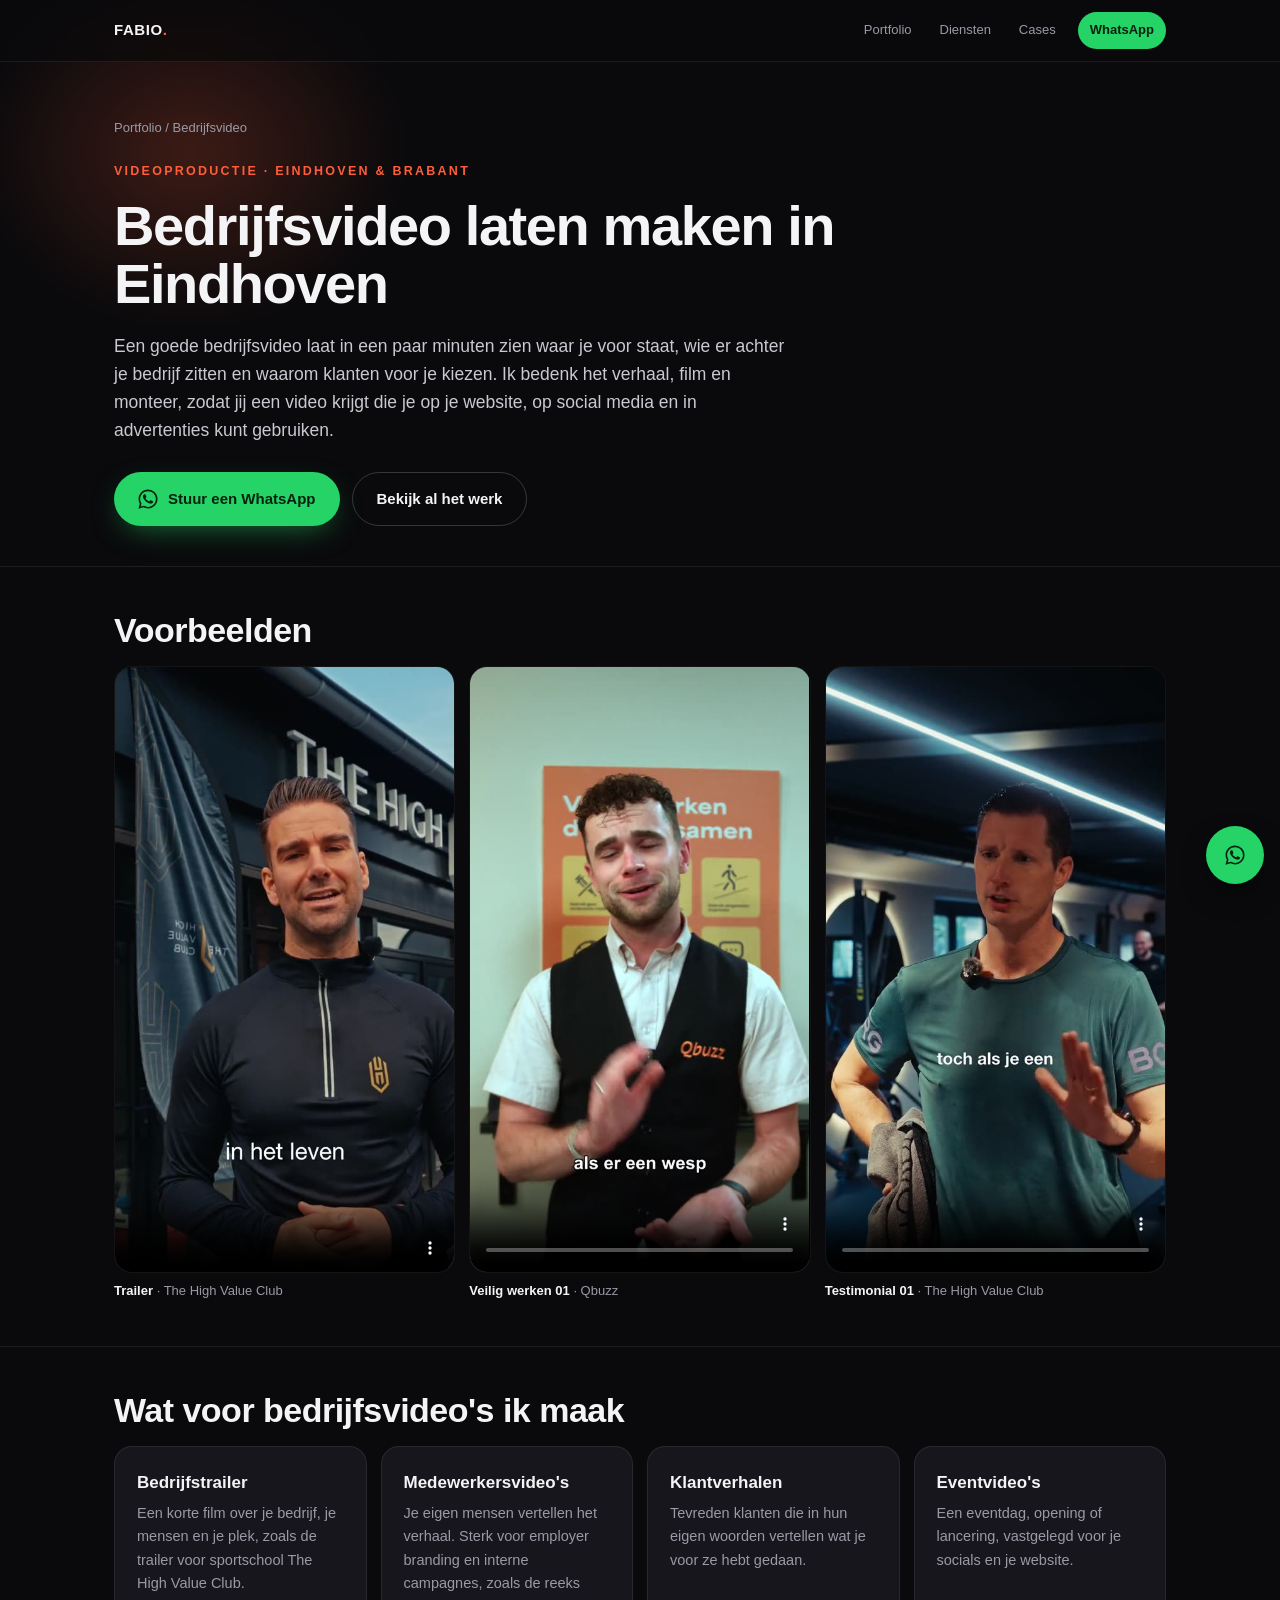
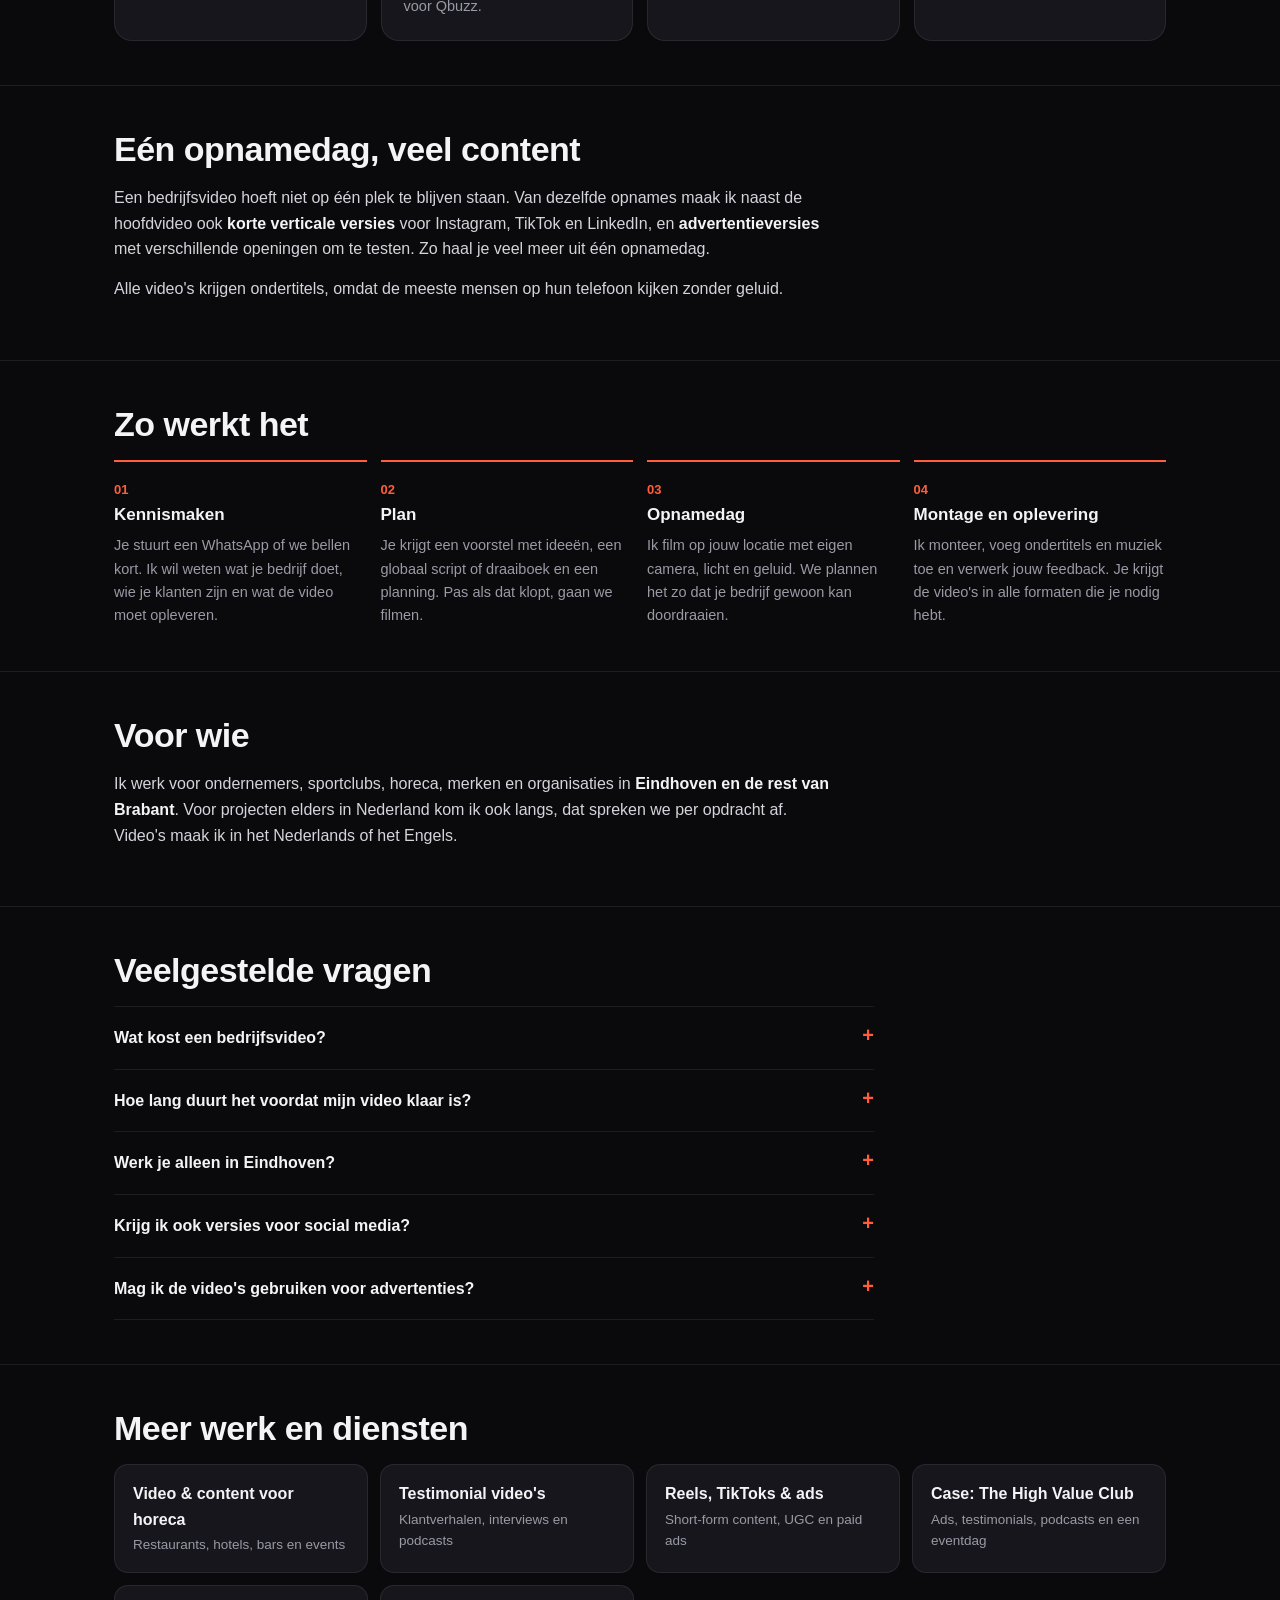
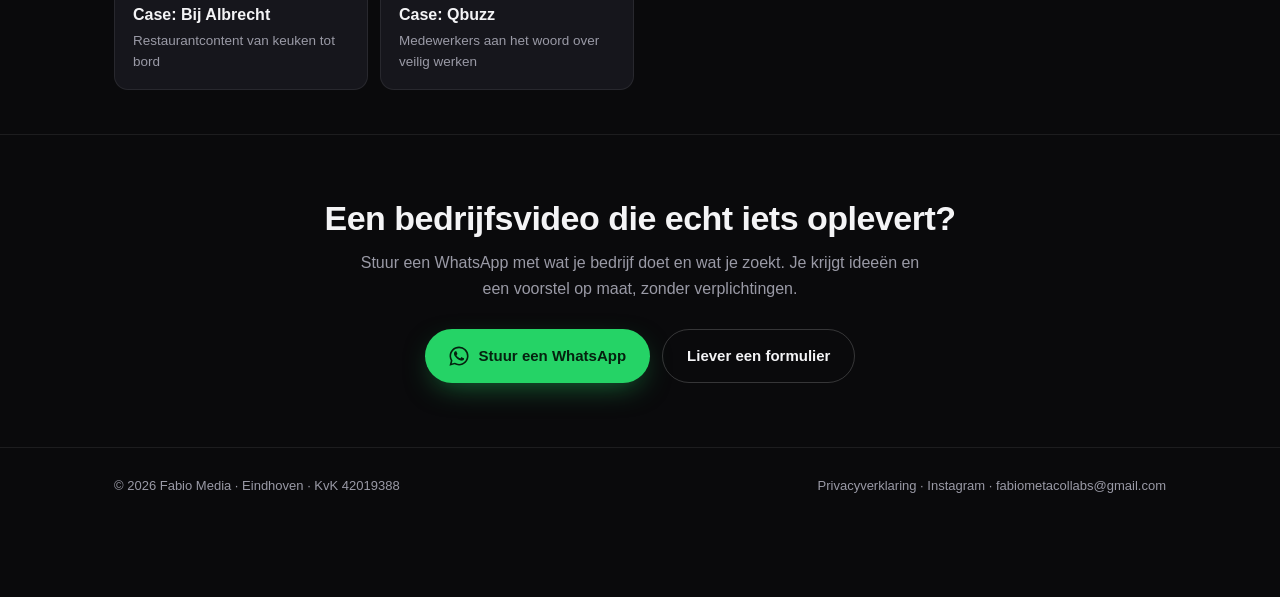
<file: bedrijfsvideo-eindhoven.html>
<!DOCTYPE html>
<html lang="nl">
<head>
<meta charset="UTF-8" />
<meta name="viewport" content="width=device-width, initial-scale=1.0, viewport-fit=cover" />
<title>Bedrijfsvideo laten maken in Eindhoven | Fabio Media</title>
<meta name="description" content="Bedrijfsvideo laten maken in Eindhoven of Brabant? Fabio Media maakt bedrijfsfilms, trailers, medewerkersvideo&#x27;s en klantverhalen voor je website, socials en advertenties." />
<link rel="canonical" href="https://fabiometa.com/portfolio/bedrijfsvideo-eindhoven.html" />
<meta name="theme-color" content="#0a0a0c" />
<link rel="icon" href="data:image/svg+xml,%3Csvg xmlns='http://www.w3.org/2000/svg' viewBox='0 0 64 64'%3E%3Crect width='64' height='64' rx='14' fill='%230a0a0c'/%3E%3Ctext x='14' y='46' font-family='Arial,sans-serif' font-weight='800' font-size='40' fill='%23f4f4f6'%3EF%3C/text%3E%3Ccircle cx='48' cy='44' r='5' fill='%23ff5d3b'/%3E%3C/svg%3E" />
<link rel="stylesheet" href="assets/site.css" />
<meta property="og:type" content="website" />
<meta property="og:site_name" content="Fabio Media" />
<meta property="og:locale" content="nl_NL" />
<meta property="og:url" content="https://fabiometa.com/portfolio/bedrijfsvideo-eindhoven.html" />
<meta property="og:title" content="Bedrijfsvideo laten maken in Eindhoven | Fabio Media" />
<meta property="og:description" content="Bedrijfsvideo laten maken in Eindhoven of Brabant? Fabio Media maakt bedrijfsfilms, trailers, medewerkersvideo&#x27;s en klantverhalen voor je website, socials en advertenties." />
<meta property="og:image" content="https://fabiometa.com/portfolio/assets/og-image.jpg" />
<meta property="og:image:width" content="1200" />
<meta property="og:image:height" content="630" />
<meta name="twitter:card" content="summary_large_image" />
<script type="application/ld+json">
{
  "@context": "https://schema.org",
  "@graph": [
    {
      "@type": "ProfessionalService",
      "@id": "https://fabiometa.com/#business",
      "name": "Fabio Media",
      "url": "https://fabiometa.com/portfolio/"
    },
    {
      "@type": "BreadcrumbList",
      "itemListElement": [
        {
          "@type": "ListItem",
          "position": 1,
          "name": "Portfolio",
          "item": "https://fabiometa.com/portfolio/"
        },
        {
          "@type": "ListItem",
          "position": 2,
          "name": "Bedrijfsvideo",
          "item": "https://fabiometa.com/portfolio/bedrijfsvideo-eindhoven.html"
        }
      ]
    },
    {
      "@type": "Service",
      "name": "Bedrijfsvideo laten maken in Eindhoven",
      "description": "Bedrijfsvideo laten maken in Eindhoven of Brabant? Fabio Media maakt bedrijfsfilms, trailers, medewerkersvideo's en klantverhalen voor je website, socials en advertenties.",
      "provider": {
        "@id": "https://fabiometa.com/#business"
      },
      "areaServed": [
        "Eindhoven",
        "Noord-Brabant",
        "Nederland"
      ],
      "url": "https://fabiometa.com/portfolio/bedrijfsvideo-eindhoven.html"
    },
    {
      "@type": "VideoObject",
      "name": "Trailer: The High Value Club",
      "description": "Bedrijfsvideo laten maken in Eindhoven of Brabant? Fabio Media maakt bedrijfsfilms, trailers, medewerkersvideo's en klantverhalen voor je website, socials en advertenties.",
      "thumbnailUrl": "https://fabiometa.com/portfolio/assets/work/hvc-trailer.jpg",
      "contentUrl": "https://fabiometa.com/portfolio/assets/work/hvc-trailer.mp4",
      "uploadDate": "2026-10-21",
      "duration": "PT114S"
    },
    {
      "@type": "VideoObject",
      "name": "Veilig werken 01: Qbuzz",
      "description": "Bedrijfsvideo laten maken in Eindhoven of Brabant? Fabio Media maakt bedrijfsfilms, trailers, medewerkersvideo's en klantverhalen voor je website, socials en advertenties.",
      "thumbnailUrl": "https://fabiometa.com/portfolio/assets/work/qbuzz-04.jpg",
      "contentUrl": "https://fabiometa.com/portfolio/assets/work/qbuzz-04.mp4",
      "uploadDate": "2026-10-21",
      "duration": "PT32S"
    },
    {
      "@type": "VideoObject",
      "name": "Testimonial 01: The High Value Club",
      "description": "Bedrijfsvideo laten maken in Eindhoven of Brabant? Fabio Media maakt bedrijfsfilms, trailers, medewerkersvideo's en klantverhalen voor je website, socials en advertenties.",
      "thumbnailUrl": "https://fabiometa.com/portfolio/assets/work/hvc-testimonial-01.jpg",
      "contentUrl": "https://fabiometa.com/portfolio/assets/work/hvc-testimonial-01.mp4",
      "uploadDate": "2026-10-21",
      "duration": "PT94S"
    },
    {
      "@type": "FAQPage",
      "mainEntity": [
        {
          "@type": "Question",
          "name": "Wat kost een bedrijfsvideo?",
          "acceptedAnswer": {
            "@type": "Answer",
            "text": "Dat hangt af van het aantal opnamedagen, video's en versies. Een pilot met één opnamedag en zes korte video's begint vanaf 750 euro. Voor grotere projecten of maandelijkse content krijg je een voorstel op maat."
          }
        },
        {
          "@type": "Question",
          "name": "Hoe lang duurt het voordat mijn video klaar is?",
          "acceptedAnswer": {
            "@type": "Answer",
            "text": "Dat hangt af van de omvang van het project. De planning spreek ik vooraf met je af, zodat je precies weet wanneer je wat krijgt."
          }
        },
        {
          "@type": "Question",
          "name": "Werk je alleen in Eindhoven?",
          "acceptedAnswer": {
            "@type": "Answer",
            "text": "Ik werk vooral in Eindhoven en Brabant, maar kom ook naar andere plekken in Nederland. Dat bespreken we per project."
          }
        },
        {
          "@type": "Question",
          "name": "Krijg ik ook versies voor social media?",
          "acceptedAnswer": {
            "@type": "Answer",
            "text": "Ja. Naast de hoofdvideo maak ik verticale versies voor Instagram, TikTok en LinkedIn, met ondertitels."
          }
        },
        {
          "@type": "Question",
          "name": "Mag ik de video's gebruiken voor advertenties?",
          "acceptedAnswer": {
            "@type": "Answer",
            "text": "Ja. Je kunt de video's zelf inzetten op je website, je socials en in advertenties. Op verzoek maak ik er speciale advertentieversies van."
          }
        }
      ]
    }
  ]
}
</script>
</head>
<body>
  <nav class="nav">
    <div class="nav-inner">
      <a class="brand" href="./">FABIO<span>.</span></a>
      <div class="nav-links">
        <a href="./">Portfolio</a>
        <a href="./#services">Diensten</a>
        <a href="./#cases">Cases</a>
        <a class="nav-wa" href="https://wa.me/31682832393?text=Hoi%20Fabio%2C%20ik%20zag%20je%20pagina%20over%20bedrijfsvideo%27s%20en%20wil%20graag%20meer%20weten." target="_blank" rel="noopener">WhatsApp</a>
      </div>
    </div>
  </nav>

  <main>
    <header class="hero">
      <div class="wrap">
        <p class="crumbs"><a href="./">Portfolio</a> / Bedrijfsvideo</p>
        <div class="eyebrow" style="margin-top:22px">Videoproductie · Eindhoven &amp; Brabant</div>
        <h1>Bedrijfsvideo laten maken in Eindhoven</h1>
        <p class="lead">Een goede bedrijfsvideo laat in een paar minuten zien waar je voor staat, wie er achter je bedrijf zitten en waarom klanten voor je kiezen. Ik bedenk het verhaal, film en monteer, zodat jij een video krijgt die je op je website, op social media en in advertenties kunt gebruiken.</p>
        <div class="ctas">
          <a class="btn btn-wa" href="https://wa.me/31682832393?text=Hoi%20Fabio%2C%20ik%20zag%20je%20pagina%20over%20bedrijfsvideo%27s%20en%20wil%20graag%20meer%20weten." target="_blank" rel="noopener"><svg width="20" height="20" viewBox="0 0 24 24" fill="currentColor" aria-hidden="true"><path d="M17.47 14.38c-.3-.15-1.76-.87-2.03-.97-.27-.1-.47-.15-.67.15-.2.3-.77.97-.94 1.17-.17.2-.35.22-.65.07-.3-.15-1.26-.46-2.4-1.48-.89-.79-1.49-1.77-1.66-2.07-.17-.3-.02-.46.13-.61.13-.13.3-.35.45-.52.15-.17.2-.3.3-.5.1-.2.05-.37-.02-.52-.07-.15-.67-1.62-.92-2.22-.24-.58-.49-.5-.67-.51h-.57c-.2 0-.52.07-.79.37-.27.3-1.04 1.02-1.04 2.48s1.07 2.88 1.21 3.08c.15.2 2.1 3.2 5.08 4.49.71.31 1.26.49 1.69.63.71.23 1.36.19 1.87.12.57-.09 1.76-.72 2.01-1.41.25-.7.25-1.29.17-1.41-.07-.13-.27-.2-.57-.35zM12.04 21.5h-.01a9.45 9.45 0 0 1-4.82-1.32l-.35-.21-3.58.94.96-3.49-.23-.36a9.43 9.43 0 0 1-1.45-5.03c0-5.22 4.25-9.47 9.48-9.47 2.53 0 4.91.99 6.7 2.78a9.41 9.41 0 0 1 2.77 6.7c0 5.22-4.25 9.47-9.47 9.47zm8.06-17.53A11.33 11.33 0 0 0 12.04.63C5.76.63.65 5.74.65 12.02c0 2.01.52 3.97 1.52 5.69L.55 23.6l6.04-1.58a11.36 11.36 0 0 0 5.44 1.39h.01c6.28 0 11.39-5.11 11.39-11.39 0-3.04-1.18-5.9-3.33-8.05z"/></svg>Stuur een WhatsApp</a>
          <a class="btn btn-ghost" href="./#work">Bekijk al het werk</a>
        </div>
      </div>
    </header>

    <section>
      <div class="wrap">
        <h2>Voorbeelden</h2>
        <div class="videos">
          <figure class="vid"><video controls playsinline preload="none" poster="assets/work/hvc-trailer.jpg" src="assets/work/hvc-trailer.mp4" aria-label="Trailer, The High Value Club"></video><figcaption><b>Trailer</b> · The High Value Club</figcaption></figure><figure class="vid"><video controls playsinline preload="none" poster="assets/work/qbuzz-04.jpg" src="assets/work/qbuzz-04.mp4" aria-label="Veilig werken 01, Qbuzz"></video><figcaption><b>Veilig werken 01</b> · Qbuzz</figcaption></figure><figure class="vid"><video controls playsinline preload="none" poster="assets/work/hvc-testimonial-01.jpg" src="assets/work/hvc-testimonial-01.mp4" aria-label="Testimonial 01, The High Value Club"></video><figcaption><b>Testimonial 01</b> · The High Value Club</figcaption></figure>
        </div>
      </div>
    </section>

    <section>
      <div class="wrap">
        <h2>Wat voor bedrijfsvideo's ik maak</h2>
        <div class="cards">
          <div class="card"><h3>Bedrijfstrailer</h3><p>Een korte film over je bedrijf, je mensen en je plek, zoals de trailer voor sportschool The High Value Club.</p></div>
          <div class="card"><h3>Medewerkersvideo's</h3><p>Je eigen mensen vertellen het verhaal. Sterk voor employer branding en interne campagnes, zoals de reeks voor Qbuzz.</p></div>
          <div class="card"><h3>Klantverhalen</h3><p>Tevreden klanten die in hun eigen woorden vertellen wat je voor ze hebt gedaan.</p></div>
          <div class="card"><h3>Eventvideo's</h3><p>Een eventdag, opening of lancering, vastgelegd voor je socials en je website.</p></div>
        </div>
      </div>
    </section>
    <section>
      <div class="wrap">
        <h2>Eén opnamedag, veel content</h2>
        <div class="prose">
          <p>Een bedrijfsvideo hoeft niet op één plek te blijven staan. Van dezelfde opnames maak ik naast de hoofdvideo ook <strong>korte verticale versies</strong> voor Instagram, TikTok en LinkedIn, en <strong>advertentieversies</strong> met verschillende openingen om te testen. Zo haal je veel meer uit één opnamedag.</p>
          <p>Alle video's krijgen ondertitels, omdat de meeste mensen op hun telefoon kijken zonder geluid.</p>
        </div>
      </div>
    </section>
    <section>
      <div class="wrap">
        <h2>Zo werkt het</h2>
        <div class="steps">
          <div class="step"><h3>Kennismaken</h3><p>Je stuurt een WhatsApp of we bellen kort. Ik wil weten wat je bedrijf doet, wie je klanten zijn en wat de video moet opleveren.</p></div>
          <div class="step"><h3>Plan</h3><p>Je krijgt een voorstel met ideeën, een globaal script of draaiboek en een planning. Pas als dat klopt, gaan we filmen.</p></div>
          <div class="step"><h3>Opnamedag</h3><p>Ik film op jouw locatie met eigen camera, licht en geluid. We plannen het zo dat je bedrijf gewoon kan doordraaien.</p></div>
          <div class="step"><h3>Montage en oplevering</h3><p>Ik monteer, voeg ondertitels en muziek toe en verwerk jouw feedback. Je krijgt de video's in alle formaten die je nodig hebt.</p></div>
        </div>
      </div>
    </section>
    <section>
      <div class="wrap">
        <h2>Voor wie</h2>
        <div class="prose">
          <p>Ik werk voor ondernemers, sportclubs, horeca, merken en organisaties in <strong>Eindhoven en de rest van Brabant</strong>. Voor projecten elders in Nederland kom ik ook langs, dat spreken we per opdracht af. Video's maak ik in het Nederlands of het Engels.</p>
        </div>
      </div>
    </section>

    <section>
      <div class="wrap">
        <h2>Veelgestelde vragen</h2>
        <details><summary>Wat kost een bedrijfsvideo?</summary><p>Dat hangt af van het aantal opnamedagen, video&#x27;s en versies. Een pilot met één opnamedag en zes korte video&#x27;s begint vanaf 750 euro. Voor grotere projecten of maandelijkse content krijg je een voorstel op maat.</p></details>
        <details><summary>Hoe lang duurt het voordat mijn video klaar is?</summary><p>Dat hangt af van de omvang van het project. De planning spreek ik vooraf met je af, zodat je precies weet wanneer je wat krijgt.</p></details>
        <details><summary>Werk je alleen in Eindhoven?</summary><p>Ik werk vooral in Eindhoven en Brabant, maar kom ook naar andere plekken in Nederland. Dat bespreken we per project.</p></details>
        <details><summary>Krijg ik ook versies voor social media?</summary><p>Ja. Naast de hoofdvideo maak ik verticale versies voor Instagram, TikTok en LinkedIn, met ondertitels.</p></details>
        <details><summary>Mag ik de video&#x27;s gebruiken voor advertenties?</summary><p>Ja. Je kunt de video&#x27;s zelf inzetten op je website, je socials en in advertenties. Op verzoek maak ik er speciale advertentieversies van.</p></details>
      </div>
    </section>

    <section>
      <div class="wrap">
        <h2>Meer werk en diensten</h2>
        <div class="more">
          <a href="horeca-video.html">Video &amp; content voor horeca<span>Restaurants, hotels, bars en events</span></a>
          <a href="testimonial-video.html">Testimonial video&#x27;s<span>Klantverhalen, interviews en podcasts</span></a>
          <a href="social-media-content.html">Reels, TikToks &amp; ads<span>Short-form content, UGC en paid ads</span></a>
          <a href="case-the-high-value-club.html">Case: The High Value Club<span>Ads, testimonials, podcasts en een eventdag</span></a>
          <a href="case-bij-albrecht.html">Case: Bij Albrecht<span>Restaurantcontent van keuken tot bord</span></a>
          <a href="case-qbuzz.html">Case: Qbuzz<span>Medewerkers aan het woord over veilig werken</span></a>
        </div>
      </div>
    </section>

    <section class="final">
      <div class="wrap">
        <h2>Een bedrijfsvideo die echt iets oplevert?</h2>
        <p>Stuur een WhatsApp met wat je bedrijf doet en wat je zoekt. Je krijgt ideeën en een voorstel op maat, zonder verplichtingen.</p>
        <div class="ctas">
          <a class="btn btn-wa" href="https://wa.me/31682832393?text=Hoi%20Fabio%2C%20ik%20zag%20je%20pagina%20over%20bedrijfsvideo%27s%20en%20wil%20graag%20meer%20weten." target="_blank" rel="noopener"><svg width="20" height="20" viewBox="0 0 24 24" fill="currentColor" aria-hidden="true"><path d="M17.47 14.38c-.3-.15-1.76-.87-2.03-.97-.27-.1-.47-.15-.67.15-.2.3-.77.97-.94 1.17-.17.2-.35.22-.65.07-.3-.15-1.26-.46-2.4-1.48-.89-.79-1.49-1.77-1.66-2.07-.17-.3-.02-.46.13-.61.13-.13.3-.35.45-.52.15-.17.2-.3.3-.5.1-.2.05-.37-.02-.52-.07-.15-.67-1.62-.92-2.22-.24-.58-.49-.5-.67-.51h-.57c-.2 0-.52.07-.79.37-.27.3-1.04 1.02-1.04 2.48s1.07 2.88 1.21 3.08c.15.2 2.1 3.2 5.08 4.49.71.31 1.26.49 1.69.63.71.23 1.36.19 1.87.12.57-.09 1.76-.72 2.01-1.41.25-.7.25-1.29.17-1.41-.07-.13-.27-.2-.57-.35zM12.04 21.5h-.01a9.45 9.45 0 0 1-4.82-1.32l-.35-.21-3.58.94.96-3.49-.23-.36a9.43 9.43 0 0 1-1.45-5.03c0-5.22 4.25-9.47 9.48-9.47 2.53 0 4.91.99 6.7 2.78a9.41 9.41 0 0 1 2.77 6.7c0 5.22-4.25 9.47-9.47 9.47zm8.06-17.53A11.33 11.33 0 0 0 12.04.63C5.76.63.65 5.74.65 12.02c0 2.01.52 3.97 1.52 5.69L.55 23.6l6.04-1.58a11.36 11.36 0 0 0 5.44 1.39h.01c6.28 0 11.39-5.11 11.39-11.39 0-3.04-1.18-5.9-3.33-8.05z"/></svg>Stuur een WhatsApp</a>
          <a class="btn btn-ghost" href="./#contact">Liever een formulier</a>
        </div>
      </div>
    </section>
  </main>

  <footer>
    <div class="wrap">
      <span>© 2026 Fabio Media · Eindhoven · KvK 42019388</span>
      <span><a href="./#privacy">Privacyverklaring</a> · <a href="https://www.instagram.com/fabiometa_/" target="_blank" rel="noopener">Instagram</a> · <a href="mailto:fabiometacollabs@gmail.com">fabiometacollabs@gmail.com</a></span>
    </div>
  </footer>

  <a class="wa-float" href="https://wa.me/31682832393?text=Hoi%20Fabio%2C%20ik%20zag%20je%20pagina%20over%20bedrijfsvideo%27s%20en%20wil%20graag%20meer%20weten." target="_blank" rel="noopener" aria-label="WhatsApp"><svg width="20" height="20" viewBox="0 0 24 24" fill="currentColor" aria-hidden="true"><path d="M17.47 14.38c-.3-.15-1.76-.87-2.03-.97-.27-.1-.47-.15-.67.15-.2.3-.77.97-.94 1.17-.17.2-.35.22-.65.07-.3-.15-1.26-.46-2.4-1.48-.89-.79-1.49-1.77-1.66-2.07-.17-.3-.02-.46.13-.61.13-.13.3-.35.45-.52.15-.17.2-.3.3-.5.1-.2.05-.37-.02-.52-.07-.15-.67-1.62-.92-2.22-.24-.58-.49-.5-.67-.51h-.57c-.2 0-.52.07-.79.37-.27.3-1.04 1.02-1.04 2.48s1.07 2.88 1.21 3.08c.15.2 2.1 3.2 5.08 4.49.71.31 1.26.49 1.69.63.71.23 1.36.19 1.87.12.57-.09 1.76-.72 2.01-1.41.25-.7.25-1.29.17-1.41-.07-.13-.27-.2-.57-.35zM12.04 21.5h-.01a9.45 9.45 0 0 1-4.82-1.32l-.35-.21-3.58.94.96-3.49-.23-.36a9.43 9.43 0 0 1-1.45-5.03c0-5.22 4.25-9.47 9.48-9.47 2.53 0 4.91.99 6.7 2.78a9.41 9.41 0 0 1 2.77 6.7c0 5.22-4.25 9.47-9.47 9.47zm8.06-17.53A11.33 11.33 0 0 0 12.04.63C5.76.63.65 5.74.65 12.02c0 2.01.52 3.97 1.52 5.69L.55 23.6l6.04-1.58a11.36 11.36 0 0 0 5.44 1.39h.01c6.28 0 11.39-5.11 11.39-11.39 0-3.04-1.18-5.9-3.33-8.05z"/></svg></a>
</body>
</html>
</file>
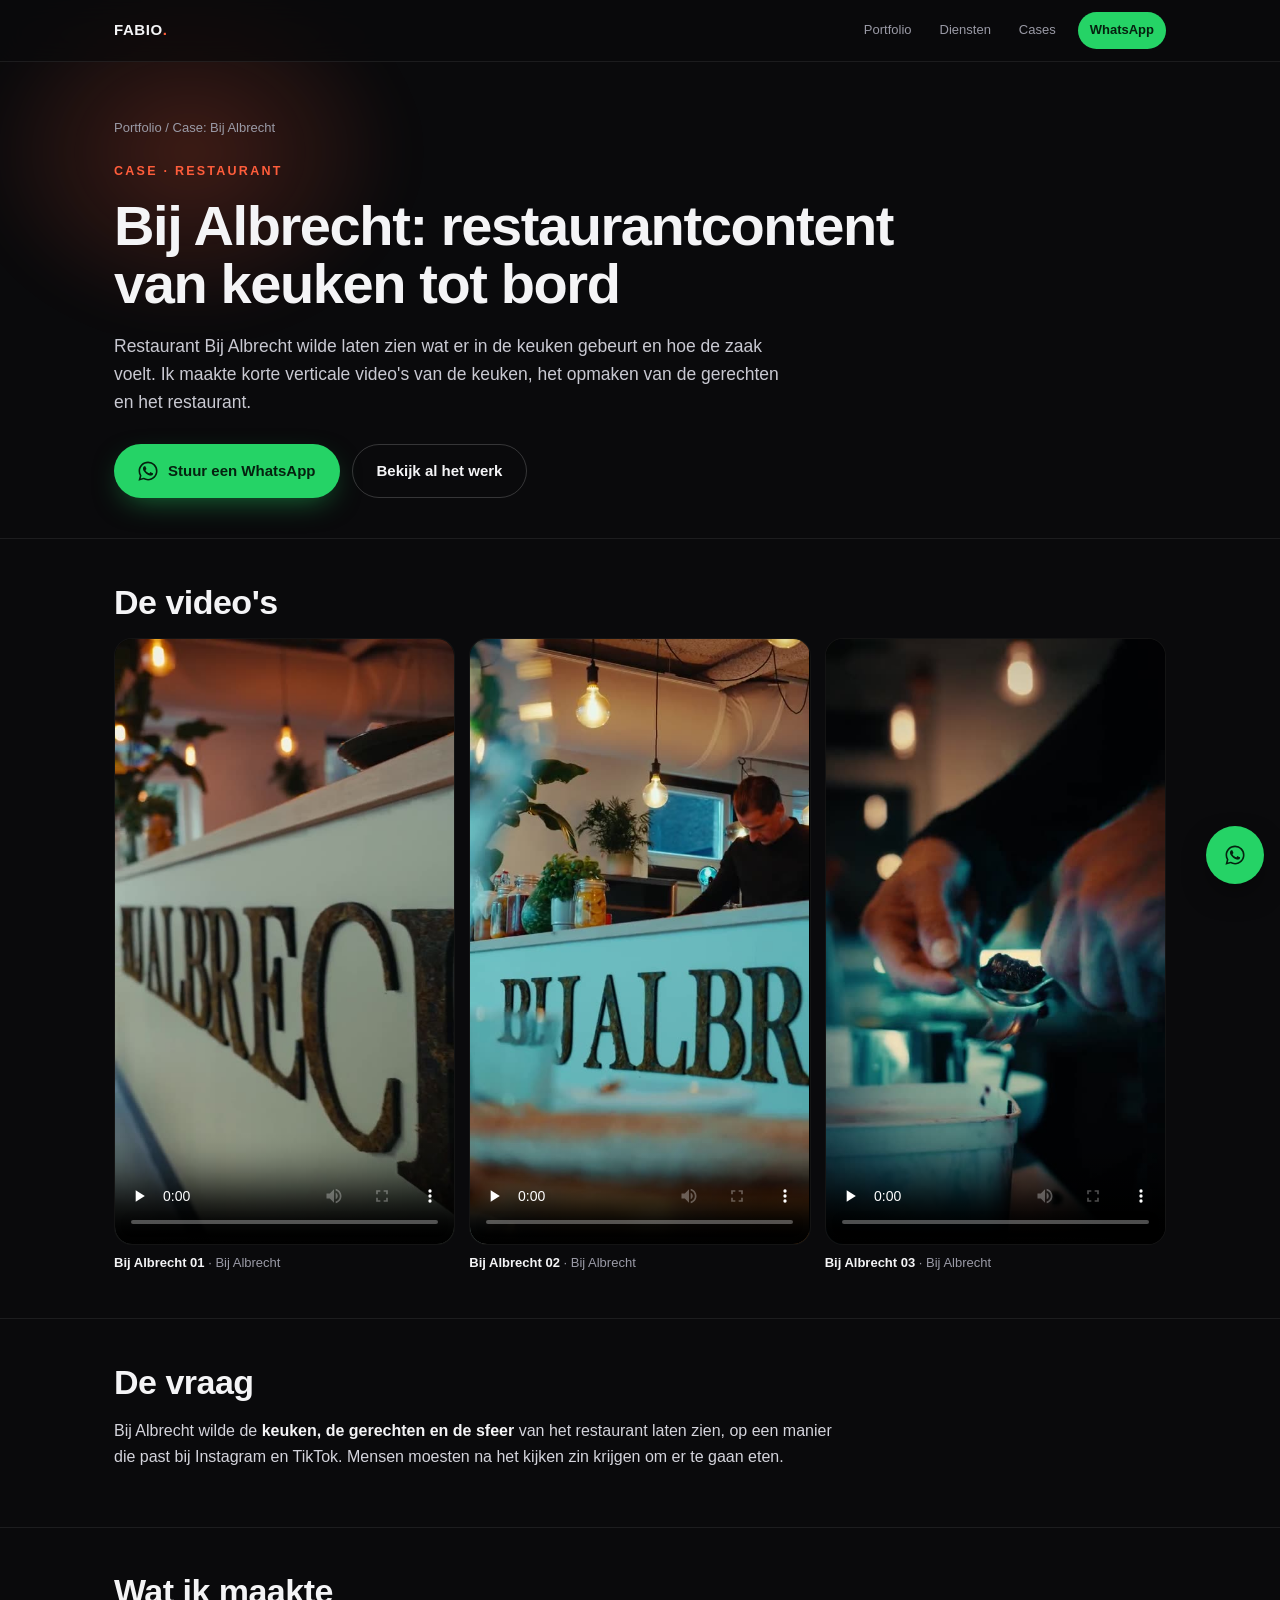
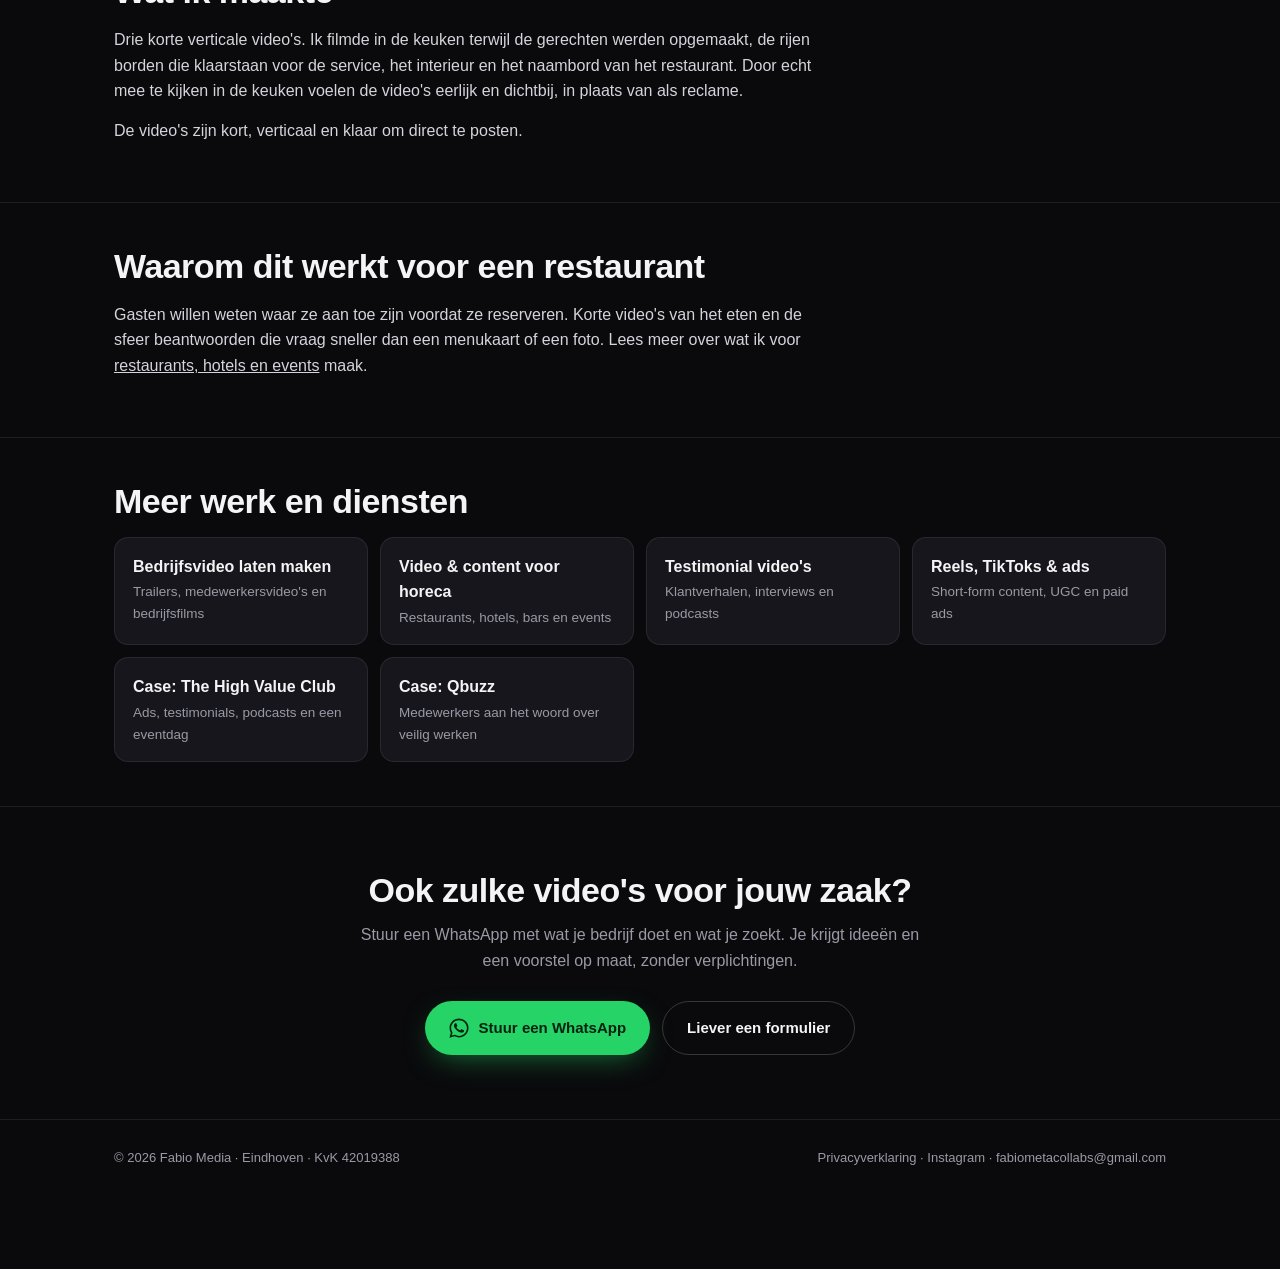
<file: case-bij-albrecht.html>
<!DOCTYPE html>
<html lang="nl">
<head>
<meta charset="UTF-8" />
<meta name="viewport" content="width=device-width, initial-scale=1.0, viewport-fit=cover" />
<title>Case Bij Albrecht | Restaurant video en content | Fabio Media</title>
<meta name="description" content="Hoe Fabio Media voor restaurant Bij Albrecht korte video&#x27;s maakte van de keuken, het opmaken van de gerechten en de zaak, voor Instagram en TikTok." />
<link rel="canonical" href="https://fabiometa.com/portfolio/case-bij-albrecht.html" />
<meta name="theme-color" content="#0a0a0c" />
<link rel="icon" href="data:image/svg+xml,%3Csvg xmlns='http://www.w3.org/2000/svg' viewBox='0 0 64 64'%3E%3Crect width='64' height='64' rx='14' fill='%230a0a0c'/%3E%3Ctext x='14' y='46' font-family='Arial,sans-serif' font-weight='800' font-size='40' fill='%23f4f4f6'%3EF%3C/text%3E%3Ccircle cx='48' cy='44' r='5' fill='%23ff5d3b'/%3E%3C/svg%3E" />
<link rel="stylesheet" href="assets/site.css" />
<meta property="og:type" content="website" />
<meta property="og:site_name" content="Fabio Media" />
<meta property="og:locale" content="nl_NL" />
<meta property="og:url" content="https://fabiometa.com/portfolio/case-bij-albrecht.html" />
<meta property="og:title" content="Case Bij Albrecht | Restaurant video en content | Fabio Media" />
<meta property="og:description" content="Hoe Fabio Media voor restaurant Bij Albrecht korte video&#x27;s maakte van de keuken, het opmaken van de gerechten en de zaak, voor Instagram en TikTok." />
<meta property="og:image" content="https://fabiometa.com/portfolio/assets/og-image.jpg" />
<meta property="og:image:width" content="1200" />
<meta property="og:image:height" content="630" />
<meta name="twitter:card" content="summary_large_image" />
<script type="application/ld+json">
{
  "@context": "https://schema.org",
  "@graph": [
    {
      "@type": "ProfessionalService",
      "@id": "https://fabiometa.com/#business",
      "name": "Fabio Media",
      "url": "https://fabiometa.com/portfolio/"
    },
    {
      "@type": "BreadcrumbList",
      "itemListElement": [
        {
          "@type": "ListItem",
          "position": 1,
          "name": "Portfolio",
          "item": "https://fabiometa.com/portfolio/"
        },
        {
          "@type": "ListItem",
          "position": 2,
          "name": "Case: Bij Albrecht",
          "item": "https://fabiometa.com/portfolio/case-bij-albrecht.html"
        }
      ]
    },
    {
      "@type": "CreativeWork",
      "name": "Bij Albrecht: restaurantcontent van keuken tot bord",
      "description": "Hoe Fabio Media voor restaurant Bij Albrecht korte video's maakte van de keuken, het opmaken van de gerechten en de zaak, voor Instagram en TikTok.",
      "creator": {
        "@id": "https://fabiometa.com/#business"
      },
      "url": "https://fabiometa.com/portfolio/case-bij-albrecht.html"
    },
    {
      "@type": "VideoObject",
      "name": "Bij Albrecht 01: Bij Albrecht",
      "description": "Hoe Fabio Media voor restaurant Bij Albrecht korte video's maakte van de keuken, het opmaken van de gerechten en de zaak, voor Instagram en TikTok.",
      "thumbnailUrl": "https://fabiometa.com/portfolio/assets/work/albrecht-01.jpg",
      "contentUrl": "https://fabiometa.com/portfolio/assets/work/albrecht-01.mp4",
      "uploadDate": "2026-10-21",
      "duration": "PT23S"
    },
    {
      "@type": "VideoObject",
      "name": "Bij Albrecht 02: Bij Albrecht",
      "description": "Hoe Fabio Media voor restaurant Bij Albrecht korte video's maakte van de keuken, het opmaken van de gerechten en de zaak, voor Instagram en TikTok.",
      "thumbnailUrl": "https://fabiometa.com/portfolio/assets/work/albrecht-02.jpg",
      "contentUrl": "https://fabiometa.com/portfolio/assets/work/albrecht-02.mp4",
      "uploadDate": "2026-10-21",
      "duration": "PT23S"
    },
    {
      "@type": "VideoObject",
      "name": "Bij Albrecht 03: Bij Albrecht",
      "description": "Hoe Fabio Media voor restaurant Bij Albrecht korte video's maakte van de keuken, het opmaken van de gerechten en de zaak, voor Instagram en TikTok.",
      "thumbnailUrl": "https://fabiometa.com/portfolio/assets/work/albrecht-03.jpg",
      "contentUrl": "https://fabiometa.com/portfolio/assets/work/albrecht-03.mp4",
      "uploadDate": "2026-10-21",
      "duration": "PT23S"
    }
  ]
}
</script>
</head>
<body>
  <nav class="nav">
    <div class="nav-inner">
      <a class="brand" href="./">FABIO<span>.</span></a>
      <div class="nav-links">
        <a href="./">Portfolio</a>
        <a href="./#services">Diensten</a>
        <a href="./#cases">Cases</a>
        <a class="nav-wa" href="https://wa.me/31682832393?text=Hoi%20Fabio%2C%20ik%20zag%20de%20case%20van%20Bij%20Albrecht%20en%20wil%20graag%20meer%20weten%20over%20content%20voor%20mijn%20zaak." target="_blank" rel="noopener">WhatsApp</a>
      </div>
    </div>
  </nav>

  <main>
    <header class="hero">
      <div class="wrap">
        <p class="crumbs"><a href="./">Portfolio</a> / Case: Bij Albrecht</p>
        <div class="eyebrow" style="margin-top:22px">Case · restaurant</div>
        <h1>Bij Albrecht: restaurantcontent van keuken tot bord</h1>
        <p class="lead">Restaurant Bij Albrecht wilde laten zien wat er in de keuken gebeurt en hoe de zaak voelt. Ik maakte korte verticale video's van de keuken, het opmaken van de gerechten en het restaurant.</p>
        <div class="ctas">
          <a class="btn btn-wa" href="https://wa.me/31682832393?text=Hoi%20Fabio%2C%20ik%20zag%20de%20case%20van%20Bij%20Albrecht%20en%20wil%20graag%20meer%20weten%20over%20content%20voor%20mijn%20zaak." target="_blank" rel="noopener"><svg width="20" height="20" viewBox="0 0 24 24" fill="currentColor" aria-hidden="true"><path d="M17.47 14.38c-.3-.15-1.76-.87-2.03-.97-.27-.1-.47-.15-.67.15-.2.3-.77.97-.94 1.17-.17.2-.35.22-.65.07-.3-.15-1.26-.46-2.4-1.48-.89-.79-1.49-1.77-1.66-2.07-.17-.3-.02-.46.13-.61.13-.13.3-.35.45-.52.15-.17.2-.3.3-.5.1-.2.05-.37-.02-.52-.07-.15-.67-1.62-.92-2.22-.24-.58-.49-.5-.67-.51h-.57c-.2 0-.52.07-.79.37-.27.3-1.04 1.02-1.04 2.48s1.07 2.88 1.21 3.08c.15.2 2.1 3.2 5.08 4.49.71.31 1.26.49 1.69.63.71.23 1.36.19 1.87.12.57-.09 1.76-.72 2.01-1.41.25-.7.25-1.29.17-1.41-.07-.13-.27-.2-.57-.35zM12.04 21.5h-.01a9.45 9.45 0 0 1-4.82-1.32l-.35-.21-3.58.94.96-3.49-.23-.36a9.43 9.43 0 0 1-1.45-5.03c0-5.22 4.25-9.47 9.48-9.47 2.53 0 4.91.99 6.7 2.78a9.41 9.41 0 0 1 2.77 6.7c0 5.22-4.25 9.47-9.47 9.47zm8.06-17.53A11.33 11.33 0 0 0 12.04.63C5.76.63.65 5.74.65 12.02c0 2.01.52 3.97 1.52 5.69L.55 23.6l6.04-1.58a11.36 11.36 0 0 0 5.44 1.39h.01c6.28 0 11.39-5.11 11.39-11.39 0-3.04-1.18-5.9-3.33-8.05z"/></svg>Stuur een WhatsApp</a>
          <a class="btn btn-ghost" href="./#work">Bekijk al het werk</a>
        </div>
      </div>
    </header>

    <section>
      <div class="wrap">
        <h2>De video&#x27;s</h2>
        <div class="videos">
          <figure class="vid"><video controls playsinline preload="none" poster="assets/work/albrecht-01.jpg" src="assets/work/albrecht-01.mp4" aria-label="Bij Albrecht 01, Bij Albrecht"></video><figcaption><b>Bij Albrecht 01</b> · Bij Albrecht</figcaption></figure><figure class="vid"><video controls playsinline preload="none" poster="assets/work/albrecht-02.jpg" src="assets/work/albrecht-02.mp4" aria-label="Bij Albrecht 02, Bij Albrecht"></video><figcaption><b>Bij Albrecht 02</b> · Bij Albrecht</figcaption></figure><figure class="vid"><video controls playsinline preload="none" poster="assets/work/albrecht-03.jpg" src="assets/work/albrecht-03.mp4" aria-label="Bij Albrecht 03, Bij Albrecht"></video><figcaption><b>Bij Albrecht 03</b> · Bij Albrecht</figcaption></figure>
        </div>
      </div>
    </section>

    <section>
      <div class="wrap">
        <h2>De vraag</h2>
        <div class="prose">
          <p>Bij Albrecht wilde de <strong>keuken, de gerechten en de sfeer</strong> van het restaurant laten zien, op een manier die past bij Instagram en TikTok. Mensen moesten na het kijken zin krijgen om er te gaan eten.</p>
        </div>
      </div>
    </section>
    <section>
      <div class="wrap">
        <h2>Wat ik maakte</h2>
        <div class="prose">
          <p>Drie korte verticale video's. Ik filmde in de keuken terwijl de gerechten werden opgemaakt, de rijen borden die klaarstaan voor de service, het interieur en het naambord van het restaurant. Door echt mee te kijken in de keuken voelen de video's eerlijk en dichtbij, in plaats van als reclame.</p>
          <p>De video's zijn kort, verticaal en klaar om direct te posten.</p>
        </div>
      </div>
    </section>
    <section>
      <div class="wrap">
        <h2>Waarom dit werkt voor een restaurant</h2>
        <div class="prose">
          <p>Gasten willen weten waar ze aan toe zijn voordat ze reserveren. Korte video's van het eten en de sfeer beantwoorden die vraag sneller dan een menukaart of een foto. Lees meer over wat ik voor <a href="horeca-video.html">restaurants, hotels en events</a> maak.</p>
        </div>
      </div>
    </section>



    <section>
      <div class="wrap">
        <h2>Meer werk en diensten</h2>
        <div class="more">
          <a href="bedrijfsvideo-eindhoven.html">Bedrijfsvideo laten maken<span>Trailers, medewerkersvideo&#x27;s en bedrijfsfilms</span></a>
          <a href="horeca-video.html">Video &amp; content voor horeca<span>Restaurants, hotels, bars en events</span></a>
          <a href="testimonial-video.html">Testimonial video&#x27;s<span>Klantverhalen, interviews en podcasts</span></a>
          <a href="social-media-content.html">Reels, TikToks &amp; ads<span>Short-form content, UGC en paid ads</span></a>
          <a href="case-the-high-value-club.html">Case: The High Value Club<span>Ads, testimonials, podcasts en een eventdag</span></a>
          <a href="case-qbuzz.html">Case: Qbuzz<span>Medewerkers aan het woord over veilig werken</span></a>
        </div>
      </div>
    </section>

    <section class="final">
      <div class="wrap">
        <h2>Ook zulke video&#x27;s voor jouw zaak?</h2>
        <p>Stuur een WhatsApp met wat je bedrijf doet en wat je zoekt. Je krijgt ideeën en een voorstel op maat, zonder verplichtingen.</p>
        <div class="ctas">
          <a class="btn btn-wa" href="https://wa.me/31682832393?text=Hoi%20Fabio%2C%20ik%20zag%20de%20case%20van%20Bij%20Albrecht%20en%20wil%20graag%20meer%20weten%20over%20content%20voor%20mijn%20zaak." target="_blank" rel="noopener"><svg width="20" height="20" viewBox="0 0 24 24" fill="currentColor" aria-hidden="true"><path d="M17.47 14.38c-.3-.15-1.76-.87-2.03-.97-.27-.1-.47-.15-.67.15-.2.3-.77.97-.94 1.17-.17.2-.35.22-.65.07-.3-.15-1.26-.46-2.4-1.48-.89-.79-1.49-1.77-1.66-2.07-.17-.3-.02-.46.13-.61.13-.13.3-.35.45-.52.15-.17.2-.3.3-.5.1-.2.05-.37-.02-.52-.07-.15-.67-1.62-.92-2.22-.24-.58-.49-.5-.67-.51h-.57c-.2 0-.52.07-.79.37-.27.3-1.04 1.02-1.04 2.48s1.07 2.88 1.21 3.08c.15.2 2.1 3.2 5.08 4.49.71.31 1.26.49 1.69.63.71.23 1.36.19 1.87.12.57-.09 1.76-.72 2.01-1.41.25-.7.25-1.29.17-1.41-.07-.13-.27-.2-.57-.35zM12.04 21.5h-.01a9.45 9.45 0 0 1-4.82-1.32l-.35-.21-3.58.94.96-3.49-.23-.36a9.43 9.43 0 0 1-1.45-5.03c0-5.22 4.25-9.47 9.48-9.47 2.53 0 4.91.99 6.7 2.78a9.41 9.41 0 0 1 2.77 6.7c0 5.22-4.25 9.47-9.47 9.47zm8.06-17.53A11.33 11.33 0 0 0 12.04.63C5.76.63.65 5.74.65 12.02c0 2.01.52 3.97 1.52 5.69L.55 23.6l6.04-1.58a11.36 11.36 0 0 0 5.44 1.39h.01c6.28 0 11.39-5.11 11.39-11.39 0-3.04-1.18-5.9-3.33-8.05z"/></svg>Stuur een WhatsApp</a>
          <a class="btn btn-ghost" href="./#contact">Liever een formulier</a>
        </div>
      </div>
    </section>
  </main>

  <footer>
    <div class="wrap">
      <span>© 2026 Fabio Media · Eindhoven · KvK 42019388</span>
      <span><a href="./#privacy">Privacyverklaring</a> · <a href="https://www.instagram.com/fabiometa_/" target="_blank" rel="noopener">Instagram</a> · <a href="mailto:fabiometacollabs@gmail.com">fabiometacollabs@gmail.com</a></span>
    </div>
  </footer>

  <a class="wa-float" href="https://wa.me/31682832393?text=Hoi%20Fabio%2C%20ik%20zag%20de%20case%20van%20Bij%20Albrecht%20en%20wil%20graag%20meer%20weten%20over%20content%20voor%20mijn%20zaak." target="_blank" rel="noopener" aria-label="WhatsApp"><svg width="20" height="20" viewBox="0 0 24 24" fill="currentColor" aria-hidden="true"><path d="M17.47 14.38c-.3-.15-1.76-.87-2.03-.97-.27-.1-.47-.15-.67.15-.2.3-.77.97-.94 1.17-.17.2-.35.22-.65.07-.3-.15-1.26-.46-2.4-1.48-.89-.79-1.49-1.77-1.66-2.07-.17-.3-.02-.46.13-.61.13-.13.3-.35.45-.52.15-.17.2-.3.3-.5.1-.2.05-.37-.02-.52-.07-.15-.67-1.62-.92-2.22-.24-.58-.49-.5-.67-.51h-.57c-.2 0-.52.07-.79.37-.27.3-1.04 1.02-1.04 2.48s1.07 2.88 1.21 3.08c.15.2 2.1 3.2 5.08 4.49.71.31 1.26.49 1.69.63.71.23 1.36.19 1.87.12.57-.09 1.76-.72 2.01-1.41.25-.7.25-1.29.17-1.41-.07-.13-.27-.2-.57-.35zM12.04 21.5h-.01a9.45 9.45 0 0 1-4.82-1.32l-.35-.21-3.58.94.96-3.49-.23-.36a9.43 9.43 0 0 1-1.45-5.03c0-5.22 4.25-9.47 9.48-9.47 2.53 0 4.91.99 6.7 2.78a9.41 9.41 0 0 1 2.77 6.7c0 5.22-4.25 9.47-9.47 9.47zm8.06-17.53A11.33 11.33 0 0 0 12.04.63C5.76.63.65 5.74.65 12.02c0 2.01.52 3.97 1.52 5.69L.55 23.6l6.04-1.58a11.36 11.36 0 0 0 5.44 1.39h.01c6.28 0 11.39-5.11 11.39-11.39 0-3.04-1.18-5.9-3.33-8.05z"/></svg></a>
</body>
</html>
</file>
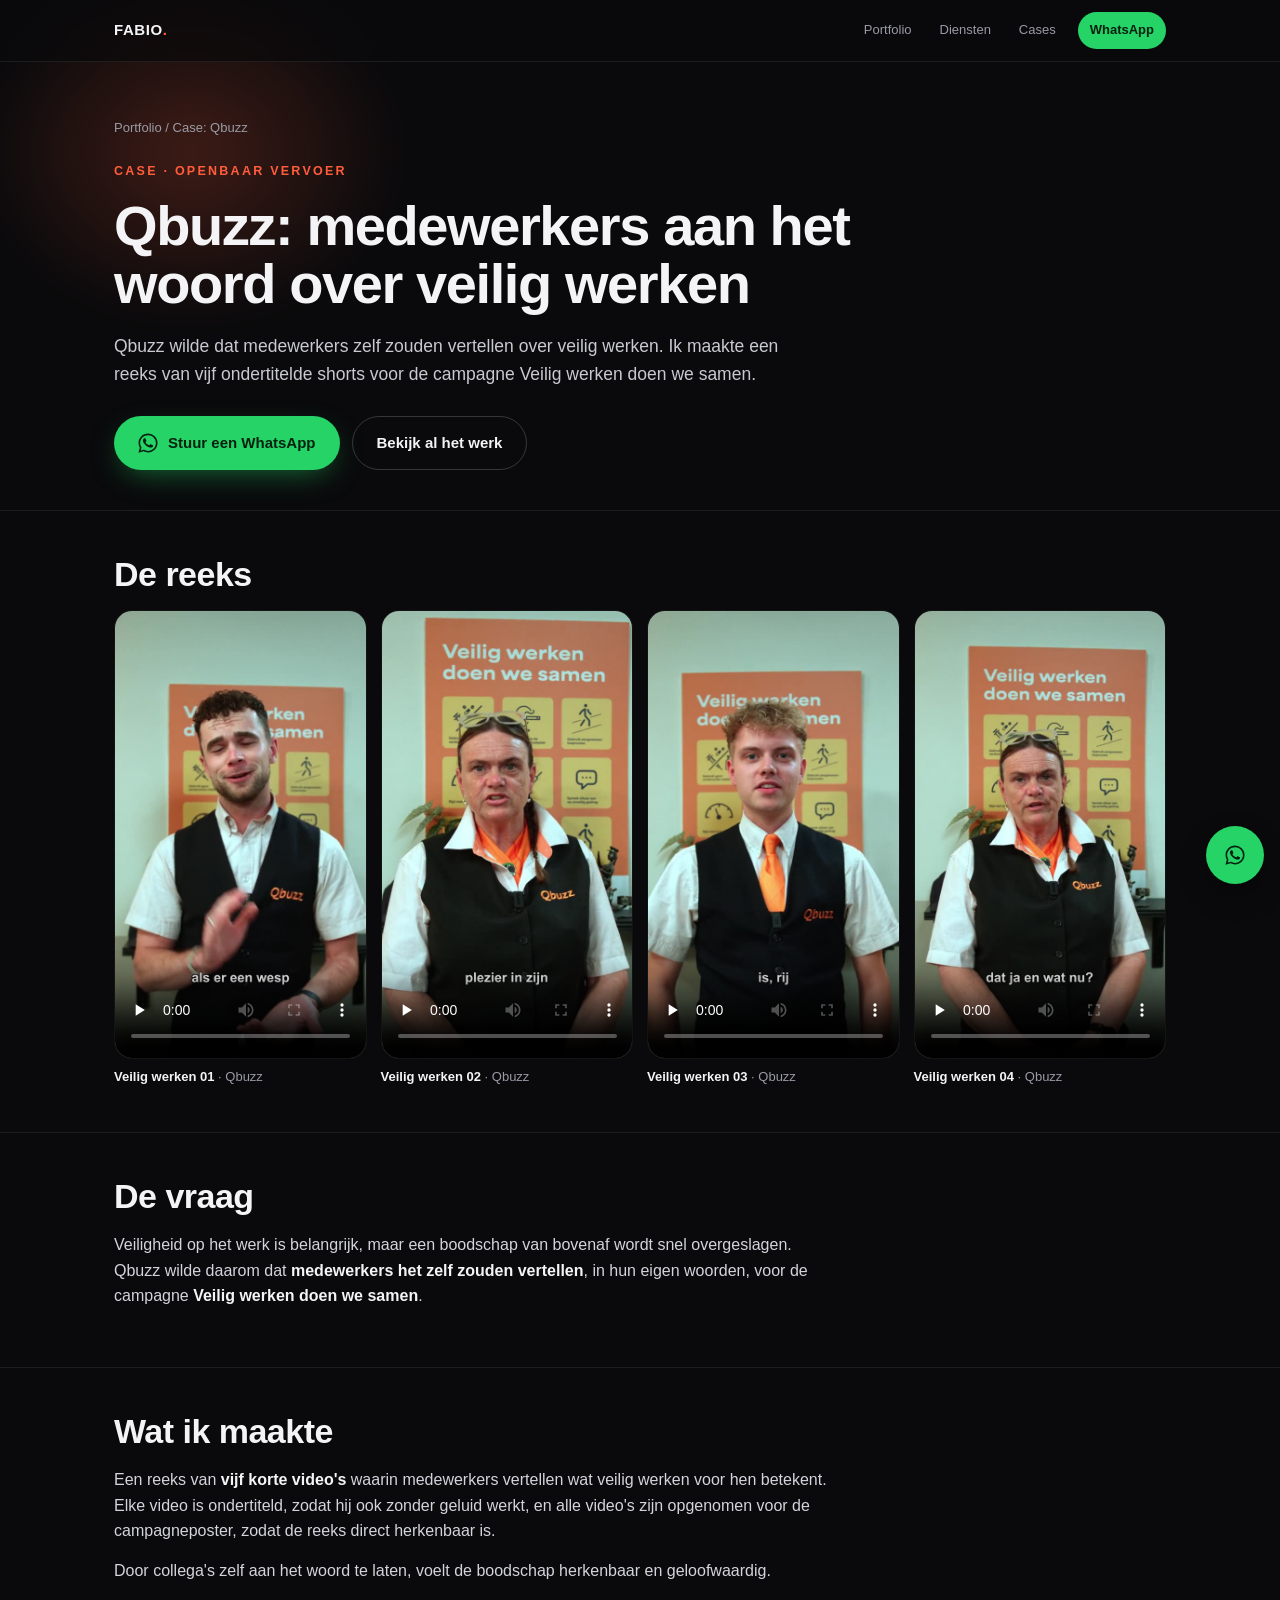
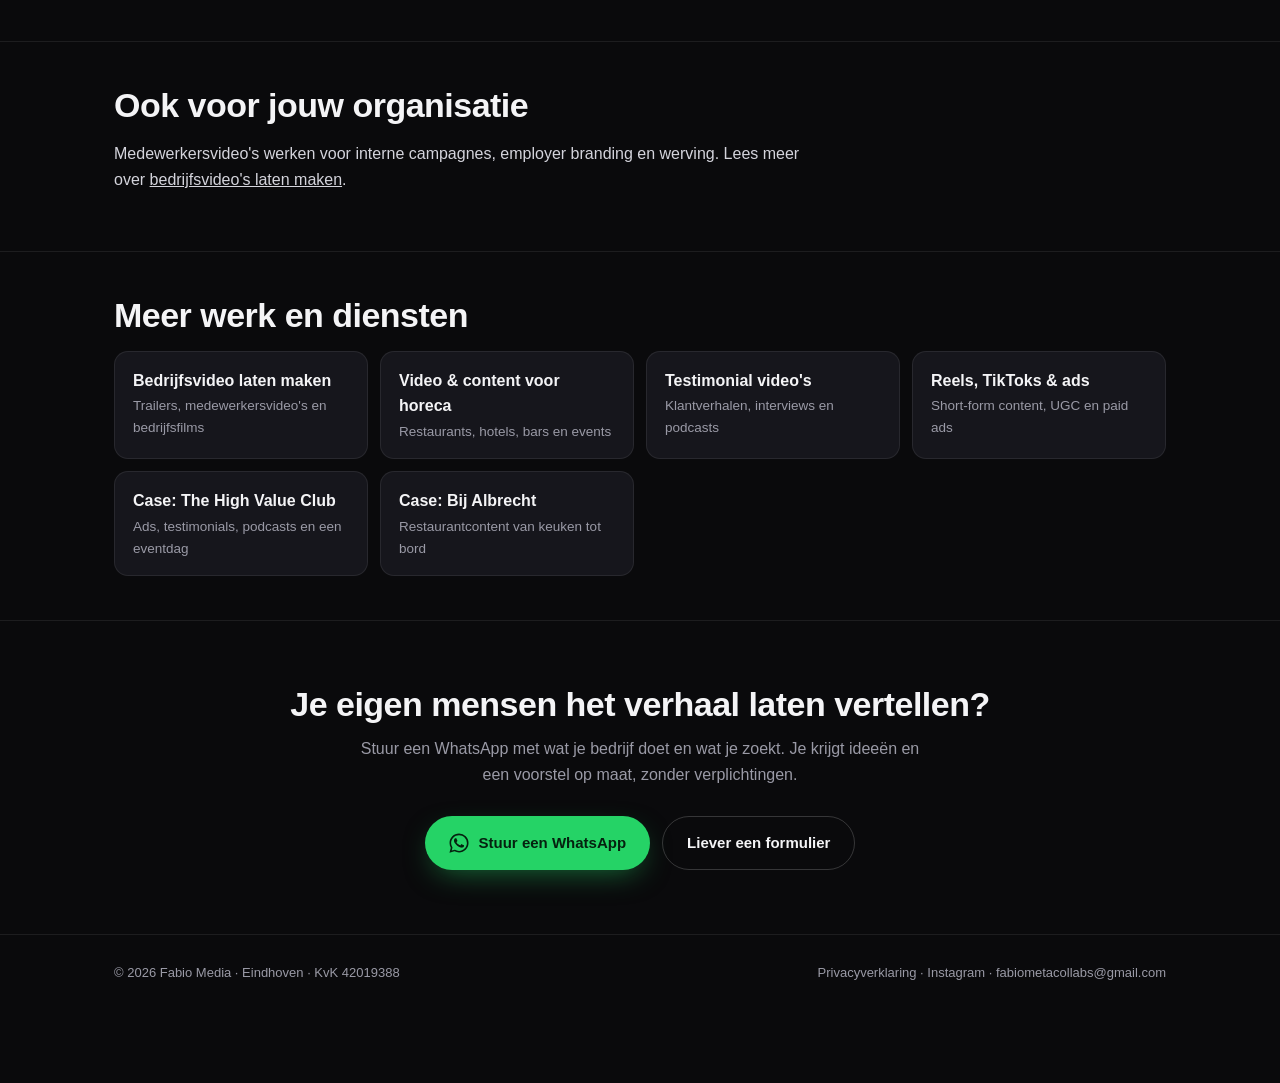
<file: case-qbuzz.html>
<!DOCTYPE html>
<html lang="nl">
<head>
<meta charset="UTF-8" />
<meta name="viewport" content="width=device-width, initial-scale=1.0, viewport-fit=cover" />
<title>Case Qbuzz | Medewerkersvideo&#x27;s over veilig werken | Fabio Media</title>
<meta name="description" content="Hoe Fabio Media voor vervoersbedrijf Qbuzz een reeks van vijf ondertitelde shorts maakte waarin medewerkers zelf vertellen over veilig werken." />
<link rel="canonical" href="https://fabiometa.com/portfolio/case-qbuzz.html" />
<meta name="theme-color" content="#0a0a0c" />
<link rel="icon" href="data:image/svg+xml,%3Csvg xmlns='http://www.w3.org/2000/svg' viewBox='0 0 64 64'%3E%3Crect width='64' height='64' rx='14' fill='%230a0a0c'/%3E%3Ctext x='14' y='46' font-family='Arial,sans-serif' font-weight='800' font-size='40' fill='%23f4f4f6'%3EF%3C/text%3E%3Ccircle cx='48' cy='44' r='5' fill='%23ff5d3b'/%3E%3C/svg%3E" />
<link rel="stylesheet" href="assets/site.css" />
<meta property="og:type" content="website" />
<meta property="og:site_name" content="Fabio Media" />
<meta property="og:locale" content="nl_NL" />
<meta property="og:url" content="https://fabiometa.com/portfolio/case-qbuzz.html" />
<meta property="og:title" content="Case Qbuzz | Medewerkersvideo&#x27;s over veilig werken | Fabio Media" />
<meta property="og:description" content="Hoe Fabio Media voor vervoersbedrijf Qbuzz een reeks van vijf ondertitelde shorts maakte waarin medewerkers zelf vertellen over veilig werken." />
<meta property="og:image" content="https://fabiometa.com/portfolio/assets/og-image.jpg" />
<meta property="og:image:width" content="1200" />
<meta property="og:image:height" content="630" />
<meta name="twitter:card" content="summary_large_image" />
<script type="application/ld+json">
{
  "@context": "https://schema.org",
  "@graph": [
    {
      "@type": "ProfessionalService",
      "@id": "https://fabiometa.com/#business",
      "name": "Fabio Media",
      "url": "https://fabiometa.com/portfolio/"
    },
    {
      "@type": "BreadcrumbList",
      "itemListElement": [
        {
          "@type": "ListItem",
          "position": 1,
          "name": "Portfolio",
          "item": "https://fabiometa.com/portfolio/"
        },
        {
          "@type": "ListItem",
          "position": 2,
          "name": "Case: Qbuzz",
          "item": "https://fabiometa.com/portfolio/case-qbuzz.html"
        }
      ]
    },
    {
      "@type": "CreativeWork",
      "name": "Qbuzz: medewerkers aan het woord over veilig werken",
      "description": "Hoe Fabio Media voor vervoersbedrijf Qbuzz een reeks van vijf ondertitelde shorts maakte waarin medewerkers zelf vertellen over veilig werken.",
      "creator": {
        "@id": "https://fabiometa.com/#business"
      },
      "url": "https://fabiometa.com/portfolio/case-qbuzz.html"
    },
    {
      "@type": "VideoObject",
      "name": "Veilig werken 01: Qbuzz",
      "description": "Hoe Fabio Media voor vervoersbedrijf Qbuzz een reeks van vijf ondertitelde shorts maakte waarin medewerkers zelf vertellen over veilig werken.",
      "thumbnailUrl": "https://fabiometa.com/portfolio/assets/work/qbuzz-04.jpg",
      "contentUrl": "https://fabiometa.com/portfolio/assets/work/qbuzz-04.mp4",
      "uploadDate": "2026-10-21",
      "duration": "PT32S"
    },
    {
      "@type": "VideoObject",
      "name": "Veilig werken 02: Qbuzz",
      "description": "Hoe Fabio Media voor vervoersbedrijf Qbuzz een reeks van vijf ondertitelde shorts maakte waarin medewerkers zelf vertellen over veilig werken.",
      "thumbnailUrl": "https://fabiometa.com/portfolio/assets/work/qbuzz-01.jpg",
      "contentUrl": "https://fabiometa.com/portfolio/assets/work/qbuzz-01.mp4",
      "uploadDate": "2026-10-21",
      "duration": "PT46S"
    },
    {
      "@type": "VideoObject",
      "name": "Veilig werken 03: Qbuzz",
      "description": "Hoe Fabio Media voor vervoersbedrijf Qbuzz een reeks van vijf ondertitelde shorts maakte waarin medewerkers zelf vertellen over veilig werken.",
      "thumbnailUrl": "https://fabiometa.com/portfolio/assets/work/qbuzz-02.jpg",
      "contentUrl": "https://fabiometa.com/portfolio/assets/work/qbuzz-02.mp4",
      "uploadDate": "2026-10-21",
      "duration": "PT27S"
    },
    {
      "@type": "VideoObject",
      "name": "Veilig werken 04: Qbuzz",
      "description": "Hoe Fabio Media voor vervoersbedrijf Qbuzz een reeks van vijf ondertitelde shorts maakte waarin medewerkers zelf vertellen over veilig werken.",
      "thumbnailUrl": "https://fabiometa.com/portfolio/assets/work/qbuzz-03.jpg",
      "contentUrl": "https://fabiometa.com/portfolio/assets/work/qbuzz-03.mp4",
      "uploadDate": "2026-10-21",
      "duration": "PT34S"
    }
  ]
}
</script>
</head>
<body>
  <nav class="nav">
    <div class="nav-inner">
      <a class="brand" href="./">FABIO<span>.</span></a>
      <div class="nav-links">
        <a href="./">Portfolio</a>
        <a href="./#services">Diensten</a>
        <a href="./#cases">Cases</a>
        <a class="nav-wa" href="https://wa.me/31682832393?text=Hoi%20Fabio%2C%20ik%20zag%20de%20case%20van%20Qbuzz%20en%20wil%20graag%20meer%20weten%20over%20medewerkersvideo%27s." target="_blank" rel="noopener">WhatsApp</a>
      </div>
    </div>
  </nav>

  <main>
    <header class="hero">
      <div class="wrap">
        <p class="crumbs"><a href="./">Portfolio</a> / Case: Qbuzz</p>
        <div class="eyebrow" style="margin-top:22px">Case · openbaar vervoer</div>
        <h1>Qbuzz: medewerkers aan het woord over veilig werken</h1>
        <p class="lead">Qbuzz wilde dat medewerkers zelf zouden vertellen over veilig werken. Ik maakte een reeks van vijf ondertitelde shorts voor de campagne Veilig werken doen we samen.</p>
        <div class="ctas">
          <a class="btn btn-wa" href="https://wa.me/31682832393?text=Hoi%20Fabio%2C%20ik%20zag%20de%20case%20van%20Qbuzz%20en%20wil%20graag%20meer%20weten%20over%20medewerkersvideo%27s." target="_blank" rel="noopener"><svg width="20" height="20" viewBox="0 0 24 24" fill="currentColor" aria-hidden="true"><path d="M17.47 14.38c-.3-.15-1.76-.87-2.03-.97-.27-.1-.47-.15-.67.15-.2.3-.77.97-.94 1.17-.17.2-.35.22-.65.07-.3-.15-1.26-.46-2.4-1.48-.89-.79-1.49-1.77-1.66-2.07-.17-.3-.02-.46.13-.61.13-.13.3-.35.45-.52.15-.17.2-.3.3-.5.1-.2.05-.37-.02-.52-.07-.15-.67-1.62-.92-2.22-.24-.58-.49-.5-.67-.51h-.57c-.2 0-.52.07-.79.37-.27.3-1.04 1.02-1.04 2.48s1.07 2.88 1.21 3.08c.15.2 2.1 3.2 5.08 4.49.71.31 1.26.49 1.69.63.71.23 1.36.19 1.87.12.57-.09 1.76-.72 2.01-1.41.25-.7.25-1.29.17-1.41-.07-.13-.27-.2-.57-.35zM12.04 21.5h-.01a9.45 9.45 0 0 1-4.82-1.32l-.35-.21-3.58.94.96-3.49-.23-.36a9.43 9.43 0 0 1-1.45-5.03c0-5.22 4.25-9.47 9.48-9.47 2.53 0 4.91.99 6.7 2.78a9.41 9.41 0 0 1 2.77 6.7c0 5.22-4.25 9.47-9.47 9.47zm8.06-17.53A11.33 11.33 0 0 0 12.04.63C5.76.63.65 5.74.65 12.02c0 2.01.52 3.97 1.52 5.69L.55 23.6l6.04-1.58a11.36 11.36 0 0 0 5.44 1.39h.01c6.28 0 11.39-5.11 11.39-11.39 0-3.04-1.18-5.9-3.33-8.05z"/></svg>Stuur een WhatsApp</a>
          <a class="btn btn-ghost" href="./#work">Bekijk al het werk</a>
        </div>
      </div>
    </header>

    <section>
      <div class="wrap">
        <h2>De reeks</h2>
        <div class="videos four">
          <figure class="vid"><video controls playsinline preload="none" poster="assets/work/qbuzz-04.jpg" src="assets/work/qbuzz-04.mp4" aria-label="Veilig werken 01, Qbuzz"></video><figcaption><b>Veilig werken 01</b> · Qbuzz</figcaption></figure><figure class="vid"><video controls playsinline preload="none" poster="assets/work/qbuzz-01.jpg" src="assets/work/qbuzz-01.mp4" aria-label="Veilig werken 02, Qbuzz"></video><figcaption><b>Veilig werken 02</b> · Qbuzz</figcaption></figure><figure class="vid"><video controls playsinline preload="none" poster="assets/work/qbuzz-02.jpg" src="assets/work/qbuzz-02.mp4" aria-label="Veilig werken 03, Qbuzz"></video><figcaption><b>Veilig werken 03</b> · Qbuzz</figcaption></figure><figure class="vid"><video controls playsinline preload="none" poster="assets/work/qbuzz-03.jpg" src="assets/work/qbuzz-03.mp4" aria-label="Veilig werken 04, Qbuzz"></video><figcaption><b>Veilig werken 04</b> · Qbuzz</figcaption></figure>
        </div>
      </div>
    </section>

    <section>
      <div class="wrap">
        <h2>De vraag</h2>
        <div class="prose">
          <p>Veiligheid op het werk is belangrijk, maar een boodschap van bovenaf wordt snel overgeslagen. Qbuzz wilde daarom dat <strong>medewerkers het zelf zouden vertellen</strong>, in hun eigen woorden, voor de campagne <strong>Veilig werken doen we samen</strong>.</p>
        </div>
      </div>
    </section>
    <section>
      <div class="wrap">
        <h2>Wat ik maakte</h2>
        <div class="prose">
          <p>Een reeks van <strong>vijf korte video's</strong> waarin medewerkers vertellen wat veilig werken voor hen betekent. Elke video is ondertiteld, zodat hij ook zonder geluid werkt, en alle video's zijn opgenomen voor de campagneposter, zodat de reeks direct herkenbaar is.</p>
          <p>Door collega's zelf aan het woord te laten, voelt de boodschap herkenbaar en geloofwaardig.</p>
        </div>
      </div>
    </section>
    <section>
      <div class="wrap">
        <h2>Ook voor jouw organisatie</h2>
        <div class="prose">
          <p>Medewerkersvideo's werken voor interne campagnes, employer branding en werving. Lees meer over <a href="bedrijfsvideo-eindhoven.html">bedrijfsvideo's laten maken</a>.</p>
        </div>
      </div>
    </section>



    <section>
      <div class="wrap">
        <h2>Meer werk en diensten</h2>
        <div class="more">
          <a href="bedrijfsvideo-eindhoven.html">Bedrijfsvideo laten maken<span>Trailers, medewerkersvideo&#x27;s en bedrijfsfilms</span></a>
          <a href="horeca-video.html">Video &amp; content voor horeca<span>Restaurants, hotels, bars en events</span></a>
          <a href="testimonial-video.html">Testimonial video&#x27;s<span>Klantverhalen, interviews en podcasts</span></a>
          <a href="social-media-content.html">Reels, TikToks &amp; ads<span>Short-form content, UGC en paid ads</span></a>
          <a href="case-the-high-value-club.html">Case: The High Value Club<span>Ads, testimonials, podcasts en een eventdag</span></a>
          <a href="case-bij-albrecht.html">Case: Bij Albrecht<span>Restaurantcontent van keuken tot bord</span></a>
        </div>
      </div>
    </section>

    <section class="final">
      <div class="wrap">
        <h2>Je eigen mensen het verhaal laten vertellen?</h2>
        <p>Stuur een WhatsApp met wat je bedrijf doet en wat je zoekt. Je krijgt ideeën en een voorstel op maat, zonder verplichtingen.</p>
        <div class="ctas">
          <a class="btn btn-wa" href="https://wa.me/31682832393?text=Hoi%20Fabio%2C%20ik%20zag%20de%20case%20van%20Qbuzz%20en%20wil%20graag%20meer%20weten%20over%20medewerkersvideo%27s." target="_blank" rel="noopener"><svg width="20" height="20" viewBox="0 0 24 24" fill="currentColor" aria-hidden="true"><path d="M17.47 14.38c-.3-.15-1.76-.87-2.03-.97-.27-.1-.47-.15-.67.15-.2.3-.77.97-.94 1.17-.17.2-.35.22-.65.07-.3-.15-1.26-.46-2.4-1.48-.89-.79-1.49-1.77-1.66-2.07-.17-.3-.02-.46.13-.61.13-.13.3-.35.45-.52.15-.17.2-.3.3-.5.1-.2.05-.37-.02-.52-.07-.15-.67-1.62-.92-2.22-.24-.58-.49-.5-.67-.51h-.57c-.2 0-.52.07-.79.37-.27.3-1.04 1.02-1.04 2.48s1.07 2.88 1.21 3.08c.15.2 2.1 3.2 5.08 4.49.71.31 1.26.49 1.69.63.71.23 1.36.19 1.87.12.57-.09 1.76-.72 2.01-1.41.25-.7.25-1.29.17-1.41-.07-.13-.27-.2-.57-.35zM12.04 21.5h-.01a9.45 9.45 0 0 1-4.82-1.32l-.35-.21-3.58.94.96-3.49-.23-.36a9.43 9.43 0 0 1-1.45-5.03c0-5.22 4.25-9.47 9.48-9.47 2.53 0 4.91.99 6.7 2.78a9.41 9.41 0 0 1 2.77 6.7c0 5.22-4.25 9.47-9.47 9.47zm8.06-17.53A11.33 11.33 0 0 0 12.04.63C5.76.63.65 5.74.65 12.02c0 2.01.52 3.97 1.52 5.69L.55 23.6l6.04-1.58a11.36 11.36 0 0 0 5.44 1.39h.01c6.28 0 11.39-5.11 11.39-11.39 0-3.04-1.18-5.9-3.33-8.05z"/></svg>Stuur een WhatsApp</a>
          <a class="btn btn-ghost" href="./#contact">Liever een formulier</a>
        </div>
      </div>
    </section>
  </main>

  <footer>
    <div class="wrap">
      <span>© 2026 Fabio Media · Eindhoven · KvK 42019388</span>
      <span><a href="./#privacy">Privacyverklaring</a> · <a href="https://www.instagram.com/fabiometa_/" target="_blank" rel="noopener">Instagram</a> · <a href="mailto:fabiometacollabs@gmail.com">fabiometacollabs@gmail.com</a></span>
    </div>
  </footer>

  <a class="wa-float" href="https://wa.me/31682832393?text=Hoi%20Fabio%2C%20ik%20zag%20de%20case%20van%20Qbuzz%20en%20wil%20graag%20meer%20weten%20over%20medewerkersvideo%27s." target="_blank" rel="noopener" aria-label="WhatsApp"><svg width="20" height="20" viewBox="0 0 24 24" fill="currentColor" aria-hidden="true"><path d="M17.47 14.38c-.3-.15-1.76-.87-2.03-.97-.27-.1-.47-.15-.67.15-.2.3-.77.97-.94 1.17-.17.2-.35.22-.65.07-.3-.15-1.26-.46-2.4-1.48-.89-.79-1.49-1.77-1.66-2.07-.17-.3-.02-.46.13-.61.13-.13.3-.35.45-.52.15-.17.2-.3.3-.5.1-.2.05-.37-.02-.52-.07-.15-.67-1.62-.92-2.22-.24-.58-.49-.5-.67-.51h-.57c-.2 0-.52.07-.79.37-.27.3-1.04 1.02-1.04 2.48s1.07 2.88 1.21 3.08c.15.2 2.1 3.2 5.08 4.49.71.31 1.26.49 1.69.63.71.23 1.36.19 1.87.12.57-.09 1.76-.72 2.01-1.41.25-.7.25-1.29.17-1.41-.07-.13-.27-.2-.57-.35zM12.04 21.5h-.01a9.45 9.45 0 0 1-4.82-1.32l-.35-.21-3.58.94.96-3.49-.23-.36a9.43 9.43 0 0 1-1.45-5.03c0-5.22 4.25-9.47 9.48-9.47 2.53 0 4.91.99 6.7 2.78a9.41 9.41 0 0 1 2.77 6.7c0 5.22-4.25 9.47-9.47 9.47zm8.06-17.53A11.33 11.33 0 0 0 12.04.63C5.76.63.65 5.74.65 12.02c0 2.01.52 3.97 1.52 5.69L.55 23.6l6.04-1.58a11.36 11.36 0 0 0 5.44 1.39h.01c6.28 0 11.39-5.11 11.39-11.39 0-3.04-1.18-5.9-3.33-8.05z"/></svg></a>
</body>
</html>
</file>
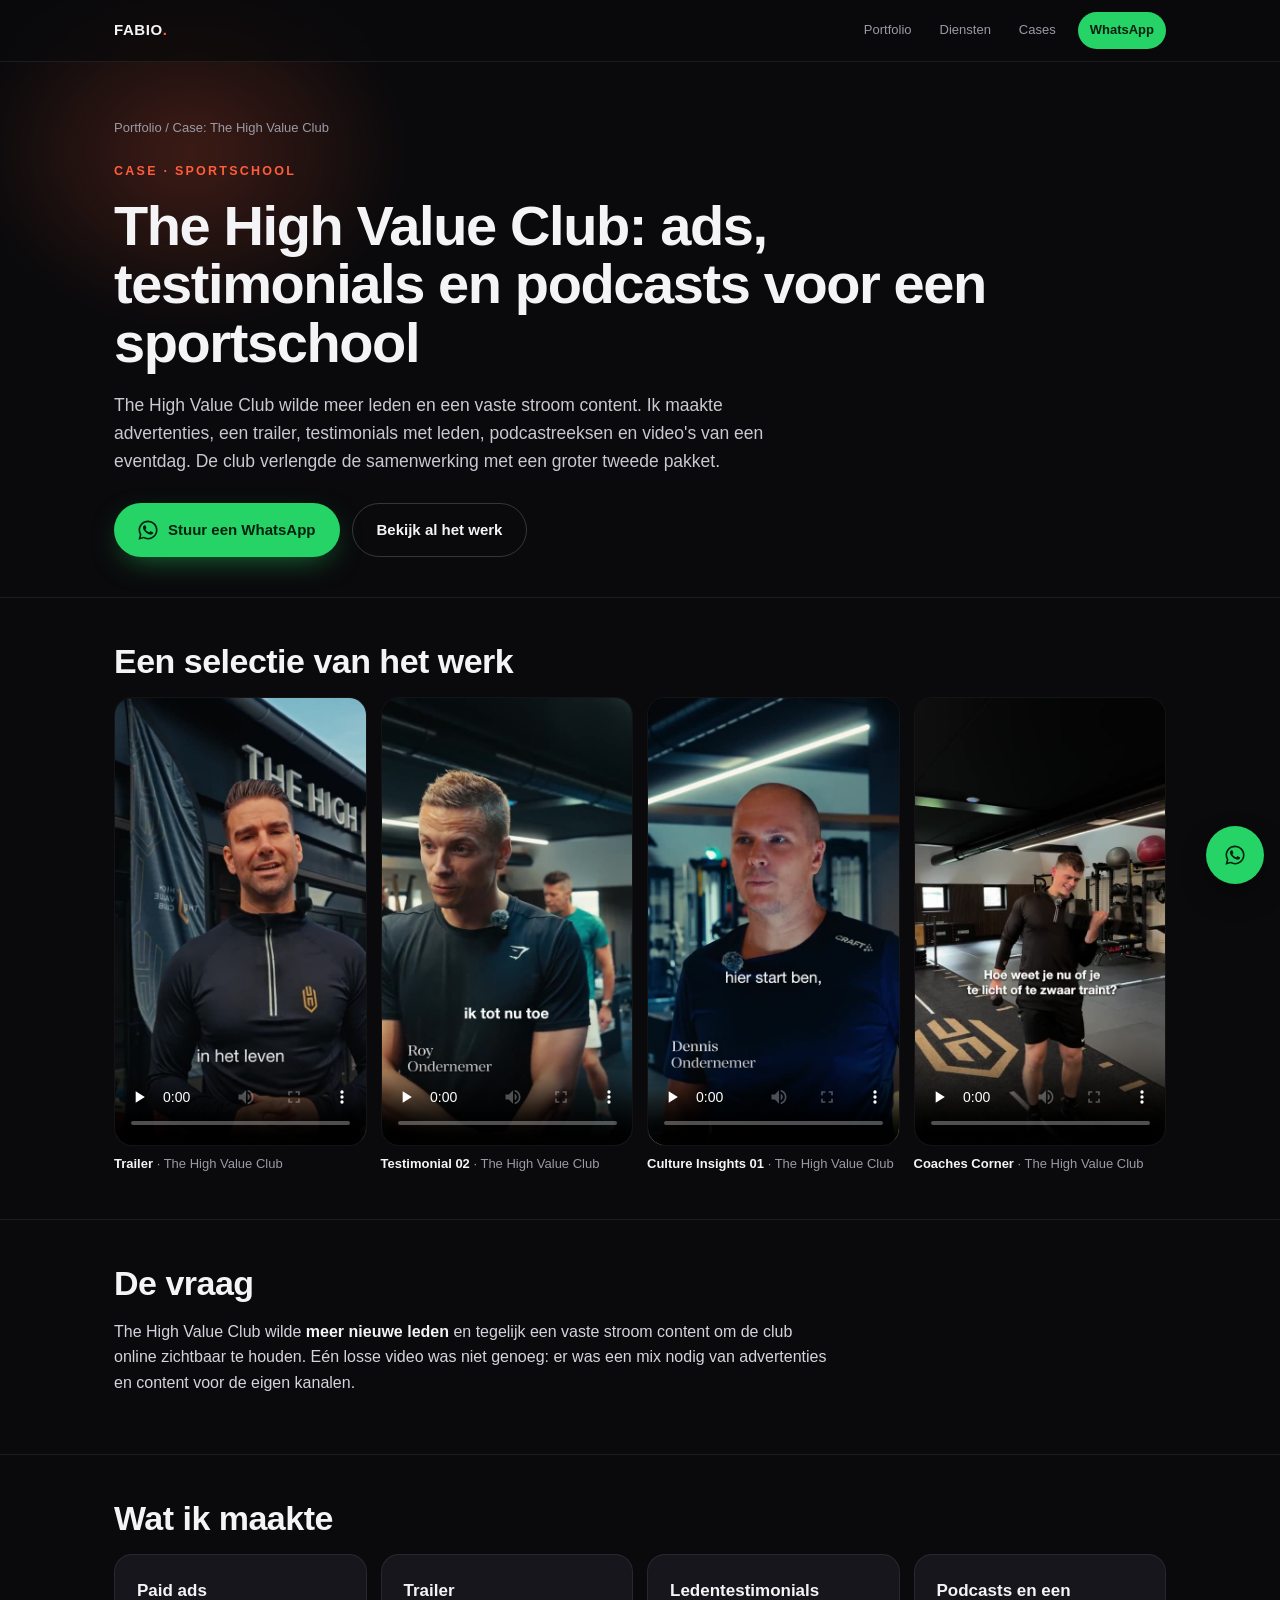
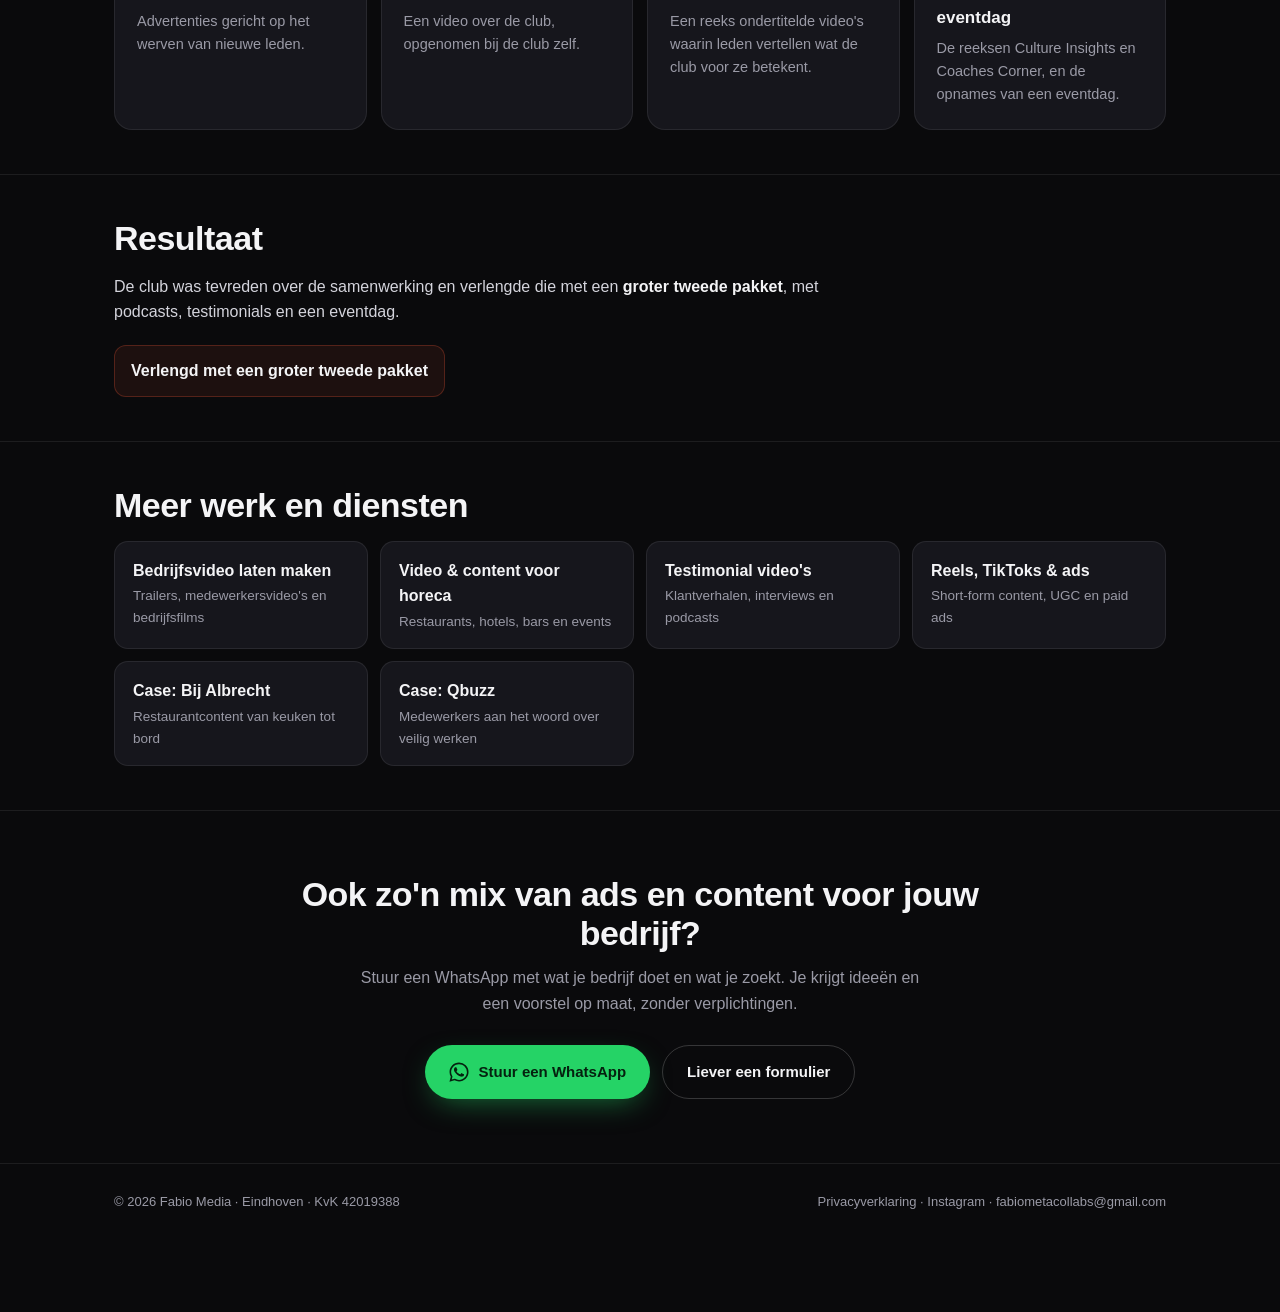
<file: case-the-high-value-club.html>
<!DOCTYPE html>
<html lang="nl">
<head>
<meta charset="UTF-8" />
<meta name="viewport" content="width=device-width, initial-scale=1.0, viewport-fit=cover" />
<title>Case The High Value Club | Ads, testimonials en podcasts voor een sportschool | Fabio Media</title>
<meta name="description" content="Hoe Fabio Media voor sportschool The High Value Club paid ads, een trailer, ledentestimonials, podcastreeksen en een eventdag maakte. De samenwerking werd verlengd met een groter pakket." />
<link rel="canonical" href="https://fabiometa.com/portfolio/case-the-high-value-club.html" />
<meta name="theme-color" content="#0a0a0c" />
<link rel="icon" href="data:image/svg+xml,%3Csvg xmlns='http://www.w3.org/2000/svg' viewBox='0 0 64 64'%3E%3Crect width='64' height='64' rx='14' fill='%230a0a0c'/%3E%3Ctext x='14' y='46' font-family='Arial,sans-serif' font-weight='800' font-size='40' fill='%23f4f4f6'%3EF%3C/text%3E%3Ccircle cx='48' cy='44' r='5' fill='%23ff5d3b'/%3E%3C/svg%3E" />
<link rel="stylesheet" href="assets/site.css" />
<meta property="og:type" content="website" />
<meta property="og:site_name" content="Fabio Media" />
<meta property="og:locale" content="nl_NL" />
<meta property="og:url" content="https://fabiometa.com/portfolio/case-the-high-value-club.html" />
<meta property="og:title" content="Case The High Value Club | Ads, testimonials en podcasts voor een sportschool | Fabio Media" />
<meta property="og:description" content="Hoe Fabio Media voor sportschool The High Value Club paid ads, een trailer, ledentestimonials, podcastreeksen en een eventdag maakte. De samenwerking werd verlengd met een groter pakket." />
<meta property="og:image" content="https://fabiometa.com/portfolio/assets/og-image.jpg" />
<meta property="og:image:width" content="1200" />
<meta property="og:image:height" content="630" />
<meta name="twitter:card" content="summary_large_image" />
<script type="application/ld+json">
{
  "@context": "https://schema.org",
  "@graph": [
    {
      "@type": "ProfessionalService",
      "@id": "https://fabiometa.com/#business",
      "name": "Fabio Media",
      "url": "https://fabiometa.com/portfolio/"
    },
    {
      "@type": "BreadcrumbList",
      "itemListElement": [
        {
          "@type": "ListItem",
          "position": 1,
          "name": "Portfolio",
          "item": "https://fabiometa.com/portfolio/"
        },
        {
          "@type": "ListItem",
          "position": 2,
          "name": "Case: The High Value Club",
          "item": "https://fabiometa.com/portfolio/case-the-high-value-club.html"
        }
      ]
    },
    {
      "@type": "CreativeWork",
      "name": "The High Value Club: ads, testimonials en podcasts voor een sportschool",
      "description": "Hoe Fabio Media voor sportschool The High Value Club paid ads, een trailer, ledentestimonials, podcastreeksen en een eventdag maakte. De samenwerking werd verlengd met een groter pakket.",
      "creator": {
        "@id": "https://fabiometa.com/#business"
      },
      "url": "https://fabiometa.com/portfolio/case-the-high-value-club.html"
    },
    {
      "@type": "VideoObject",
      "name": "Trailer: The High Value Club",
      "description": "Hoe Fabio Media voor sportschool The High Value Club paid ads, een trailer, ledentestimonials, podcastreeksen en een eventdag maakte. De samenwerking werd verlengd met een groter pakket.",
      "thumbnailUrl": "https://fabiometa.com/portfolio/assets/work/hvc-trailer.jpg",
      "contentUrl": "https://fabiometa.com/portfolio/assets/work/hvc-trailer.mp4",
      "uploadDate": "2026-10-21",
      "duration": "PT114S"
    },
    {
      "@type": "VideoObject",
      "name": "Testimonial 02: The High Value Club",
      "description": "Hoe Fabio Media voor sportschool The High Value Club paid ads, een trailer, ledentestimonials, podcastreeksen en een eventdag maakte. De samenwerking werd verlengd met een groter pakket.",
      "thumbnailUrl": "https://fabiometa.com/portfolio/assets/work/hvc-testimonial-02.jpg",
      "contentUrl": "https://fabiometa.com/portfolio/assets/work/hvc-testimonial-02.mp4",
      "uploadDate": "2026-10-21",
      "duration": "PT94S"
    },
    {
      "@type": "VideoObject",
      "name": "Culture Insights 01: The High Value Club",
      "description": "Hoe Fabio Media voor sportschool The High Value Club paid ads, een trailer, ledentestimonials, podcastreeksen en een eventdag maakte. De samenwerking werd verlengd met een groter pakket.",
      "thumbnailUrl": "https://fabiometa.com/portfolio/assets/work/hvc-culture-insights-01.jpg",
      "contentUrl": "https://fabiometa.com/portfolio/assets/work/hvc-culture-insights-01.mp4",
      "uploadDate": "2026-10-21",
      "duration": "PT122S"
    },
    {
      "@type": "VideoObject",
      "name": "Coaches Corner: The High Value Club",
      "description": "Hoe Fabio Media voor sportschool The High Value Club paid ads, een trailer, ledentestimonials, podcastreeksen en een eventdag maakte. De samenwerking werd verlengd met een groter pakket.",
      "thumbnailUrl": "https://fabiometa.com/portfolio/assets/work/hvc-coaches-corner.jpg",
      "contentUrl": "https://fabiometa.com/portfolio/assets/work/hvc-coaches-corner.mp4",
      "uploadDate": "2026-10-21",
      "duration": "PT31S"
    }
  ]
}
</script>
</head>
<body>
  <nav class="nav">
    <div class="nav-inner">
      <a class="brand" href="./">FABIO<span>.</span></a>
      <div class="nav-links">
        <a href="./">Portfolio</a>
        <a href="./#services">Diensten</a>
        <a href="./#cases">Cases</a>
        <a class="nav-wa" href="https://wa.me/31682832393?text=Hoi%20Fabio%2C%20ik%20zag%20de%20case%20van%20The%20High%20Value%20Club%20en%20wil%20graag%20meer%20weten." target="_blank" rel="noopener">WhatsApp</a>
      </div>
    </div>
  </nav>

  <main>
    <header class="hero">
      <div class="wrap">
        <p class="crumbs"><a href="./">Portfolio</a> / Case: The High Value Club</p>
        <div class="eyebrow" style="margin-top:22px">Case · sportschool</div>
        <h1>The High Value Club: ads, testimonials en podcasts voor een sportschool</h1>
        <p class="lead">The High Value Club wilde meer leden en een vaste stroom content. Ik maakte advertenties, een trailer, testimonials met leden, podcastreeksen en video's van een eventdag. De club verlengde de samenwerking met een groter tweede pakket.</p>
        <div class="ctas">
          <a class="btn btn-wa" href="https://wa.me/31682832393?text=Hoi%20Fabio%2C%20ik%20zag%20de%20case%20van%20The%20High%20Value%20Club%20en%20wil%20graag%20meer%20weten." target="_blank" rel="noopener"><svg width="20" height="20" viewBox="0 0 24 24" fill="currentColor" aria-hidden="true"><path d="M17.47 14.38c-.3-.15-1.76-.87-2.03-.97-.27-.1-.47-.15-.67.15-.2.3-.77.97-.94 1.17-.17.2-.35.22-.65.07-.3-.15-1.26-.46-2.4-1.48-.89-.79-1.49-1.77-1.66-2.07-.17-.3-.02-.46.13-.61.13-.13.3-.35.45-.52.15-.17.2-.3.3-.5.1-.2.05-.37-.02-.52-.07-.15-.67-1.62-.92-2.22-.24-.58-.49-.5-.67-.51h-.57c-.2 0-.52.07-.79.37-.27.3-1.04 1.02-1.04 2.48s1.07 2.88 1.21 3.08c.15.2 2.1 3.2 5.08 4.49.71.31 1.26.49 1.69.63.71.23 1.36.19 1.87.12.57-.09 1.76-.72 2.01-1.41.25-.7.25-1.29.17-1.41-.07-.13-.27-.2-.57-.35zM12.04 21.5h-.01a9.45 9.45 0 0 1-4.82-1.32l-.35-.21-3.58.94.96-3.49-.23-.36a9.43 9.43 0 0 1-1.45-5.03c0-5.22 4.25-9.47 9.48-9.47 2.53 0 4.91.99 6.7 2.78a9.41 9.41 0 0 1 2.77 6.7c0 5.22-4.25 9.47-9.47 9.47zm8.06-17.53A11.33 11.33 0 0 0 12.04.63C5.76.63.65 5.74.65 12.02c0 2.01.52 3.97 1.52 5.69L.55 23.6l6.04-1.58a11.36 11.36 0 0 0 5.44 1.39h.01c6.28 0 11.39-5.11 11.39-11.39 0-3.04-1.18-5.9-3.33-8.05z"/></svg>Stuur een WhatsApp</a>
          <a class="btn btn-ghost" href="./#work">Bekijk al het werk</a>
        </div>
      </div>
    </header>

    <section>
      <div class="wrap">
        <h2>Een selectie van het werk</h2>
        <div class="videos four">
          <figure class="vid"><video controls playsinline preload="none" poster="assets/work/hvc-trailer.jpg" src="assets/work/hvc-trailer.mp4" aria-label="Trailer, The High Value Club"></video><figcaption><b>Trailer</b> · The High Value Club</figcaption></figure><figure class="vid"><video controls playsinline preload="none" poster="assets/work/hvc-testimonial-02.jpg" src="assets/work/hvc-testimonial-02.mp4" aria-label="Testimonial 02, The High Value Club"></video><figcaption><b>Testimonial 02</b> · The High Value Club</figcaption></figure><figure class="vid"><video controls playsinline preload="none" poster="assets/work/hvc-culture-insights-01.jpg" src="assets/work/hvc-culture-insights-01.mp4" aria-label="Culture Insights 01, The High Value Club"></video><figcaption><b>Culture Insights 01</b> · The High Value Club</figcaption></figure><figure class="vid"><video controls playsinline preload="none" poster="assets/work/hvc-coaches-corner.jpg" src="assets/work/hvc-coaches-corner.mp4" aria-label="Coaches Corner, The High Value Club"></video><figcaption><b>Coaches Corner</b> · The High Value Club</figcaption></figure>
        </div>
      </div>
    </section>

    <section>
      <div class="wrap">
        <h2>De vraag</h2>
        <div class="prose">
          <p>The High Value Club wilde <strong>meer nieuwe leden</strong> en tegelijk een vaste stroom content om de club online zichtbaar te houden. Eén losse video was niet genoeg: er was een mix nodig van advertenties en content voor de eigen kanalen.</p>
        </div>
      </div>
    </section>
    <section>
      <div class="wrap">
        <h2>Wat ik maakte</h2>
        <div class="cards">
          <div class="card"><h3>Paid ads</h3><p>Advertenties gericht op het werven van nieuwe leden.</p></div>
          <div class="card"><h3>Trailer</h3><p>Een video over de club, opgenomen bij de club zelf.</p></div>
          <div class="card"><h3>Ledentestimonials</h3><p>Een reeks ondertitelde video's waarin leden vertellen wat de club voor ze betekent.</p></div>
          <div class="card"><h3>Podcasts en een eventdag</h3><p>De reeksen Culture Insights en Coaches Corner, en de opnames van een eventdag.</p></div>
        </div>
      </div>
    </section>
    <section>
      <div class="wrap">
        <h2>Resultaat</h2>
        <div class="prose"><p>De club was tevreden over de samenwerking en verlengde die met een <strong>groter tweede pakket</strong>, met podcasts, testimonials en een eventdag.</p></div>
        <p class="result">Verlengd met een groter tweede pakket</p>
      </div>
    </section>



    <section>
      <div class="wrap">
        <h2>Meer werk en diensten</h2>
        <div class="more">
          <a href="bedrijfsvideo-eindhoven.html">Bedrijfsvideo laten maken<span>Trailers, medewerkersvideo&#x27;s en bedrijfsfilms</span></a>
          <a href="horeca-video.html">Video &amp; content voor horeca<span>Restaurants, hotels, bars en events</span></a>
          <a href="testimonial-video.html">Testimonial video&#x27;s<span>Klantverhalen, interviews en podcasts</span></a>
          <a href="social-media-content.html">Reels, TikToks &amp; ads<span>Short-form content, UGC en paid ads</span></a>
          <a href="case-bij-albrecht.html">Case: Bij Albrecht<span>Restaurantcontent van keuken tot bord</span></a>
          <a href="case-qbuzz.html">Case: Qbuzz<span>Medewerkers aan het woord over veilig werken</span></a>
        </div>
      </div>
    </section>

    <section class="final">
      <div class="wrap">
        <h2>Ook zo&#x27;n mix van ads en content voor jouw bedrijf?</h2>
        <p>Stuur een WhatsApp met wat je bedrijf doet en wat je zoekt. Je krijgt ideeën en een voorstel op maat, zonder verplichtingen.</p>
        <div class="ctas">
          <a class="btn btn-wa" href="https://wa.me/31682832393?text=Hoi%20Fabio%2C%20ik%20zag%20de%20case%20van%20The%20High%20Value%20Club%20en%20wil%20graag%20meer%20weten." target="_blank" rel="noopener"><svg width="20" height="20" viewBox="0 0 24 24" fill="currentColor" aria-hidden="true"><path d="M17.47 14.38c-.3-.15-1.76-.87-2.03-.97-.27-.1-.47-.15-.67.15-.2.3-.77.97-.94 1.17-.17.2-.35.22-.65.07-.3-.15-1.26-.46-2.4-1.48-.89-.79-1.49-1.77-1.66-2.07-.17-.3-.02-.46.13-.61.13-.13.3-.35.45-.52.15-.17.2-.3.3-.5.1-.2.05-.37-.02-.52-.07-.15-.67-1.62-.92-2.22-.24-.58-.49-.5-.67-.51h-.57c-.2 0-.52.07-.79.37-.27.3-1.04 1.02-1.04 2.48s1.07 2.88 1.21 3.08c.15.2 2.1 3.2 5.08 4.49.71.31 1.26.49 1.69.63.71.23 1.36.19 1.87.12.57-.09 1.76-.72 2.01-1.41.25-.7.25-1.29.17-1.41-.07-.13-.27-.2-.57-.35zM12.04 21.5h-.01a9.45 9.45 0 0 1-4.82-1.32l-.35-.21-3.58.94.96-3.49-.23-.36a9.43 9.43 0 0 1-1.45-5.03c0-5.22 4.25-9.47 9.48-9.47 2.53 0 4.91.99 6.7 2.78a9.41 9.41 0 0 1 2.77 6.7c0 5.22-4.25 9.47-9.47 9.47zm8.06-17.53A11.33 11.33 0 0 0 12.04.63C5.76.63.65 5.74.65 12.02c0 2.01.52 3.97 1.52 5.69L.55 23.6l6.04-1.58a11.36 11.36 0 0 0 5.44 1.39h.01c6.28 0 11.39-5.11 11.39-11.39 0-3.04-1.18-5.9-3.33-8.05z"/></svg>Stuur een WhatsApp</a>
          <a class="btn btn-ghost" href="./#contact">Liever een formulier</a>
        </div>
      </div>
    </section>
  </main>

  <footer>
    <div class="wrap">
      <span>© 2026 Fabio Media · Eindhoven · KvK 42019388</span>
      <span><a href="./#privacy">Privacyverklaring</a> · <a href="https://www.instagram.com/fabiometa_/" target="_blank" rel="noopener">Instagram</a> · <a href="mailto:fabiometacollabs@gmail.com">fabiometacollabs@gmail.com</a></span>
    </div>
  </footer>

  <a class="wa-float" href="https://wa.me/31682832393?text=Hoi%20Fabio%2C%20ik%20zag%20de%20case%20van%20The%20High%20Value%20Club%20en%20wil%20graag%20meer%20weten." target="_blank" rel="noopener" aria-label="WhatsApp"><svg width="20" height="20" viewBox="0 0 24 24" fill="currentColor" aria-hidden="true"><path d="M17.47 14.38c-.3-.15-1.76-.87-2.03-.97-.27-.1-.47-.15-.67.15-.2.3-.77.97-.94 1.17-.17.2-.35.22-.65.07-.3-.15-1.26-.46-2.4-1.48-.89-.79-1.49-1.77-1.66-2.07-.17-.3-.02-.46.13-.61.13-.13.3-.35.45-.52.15-.17.2-.3.3-.5.1-.2.05-.37-.02-.52-.07-.15-.67-1.62-.92-2.22-.24-.58-.49-.5-.67-.51h-.57c-.2 0-.52.07-.79.37-.27.3-1.04 1.02-1.04 2.48s1.07 2.88 1.21 3.08c.15.2 2.1 3.2 5.08 4.49.71.31 1.26.49 1.69.63.71.23 1.36.19 1.87.12.57-.09 1.76-.72 2.01-1.41.25-.7.25-1.29.17-1.41-.07-.13-.27-.2-.57-.35zM12.04 21.5h-.01a9.45 9.45 0 0 1-4.82-1.32l-.35-.21-3.58.94.96-3.49-.23-.36a9.43 9.43 0 0 1-1.45-5.03c0-5.22 4.25-9.47 9.48-9.47 2.53 0 4.91.99 6.7 2.78a9.41 9.41 0 0 1 2.77 6.7c0 5.22-4.25 9.47-9.47 9.47zm8.06-17.53A11.33 11.33 0 0 0 12.04.63C5.76.63.65 5.74.65 12.02c0 2.01.52 3.97 1.52 5.69L.55 23.6l6.04-1.58a11.36 11.36 0 0 0 5.44 1.39h.01c6.28 0 11.39-5.11 11.39-11.39 0-3.04-1.18-5.9-3.33-8.05z"/></svg></a>
</body>
</html>
</file>
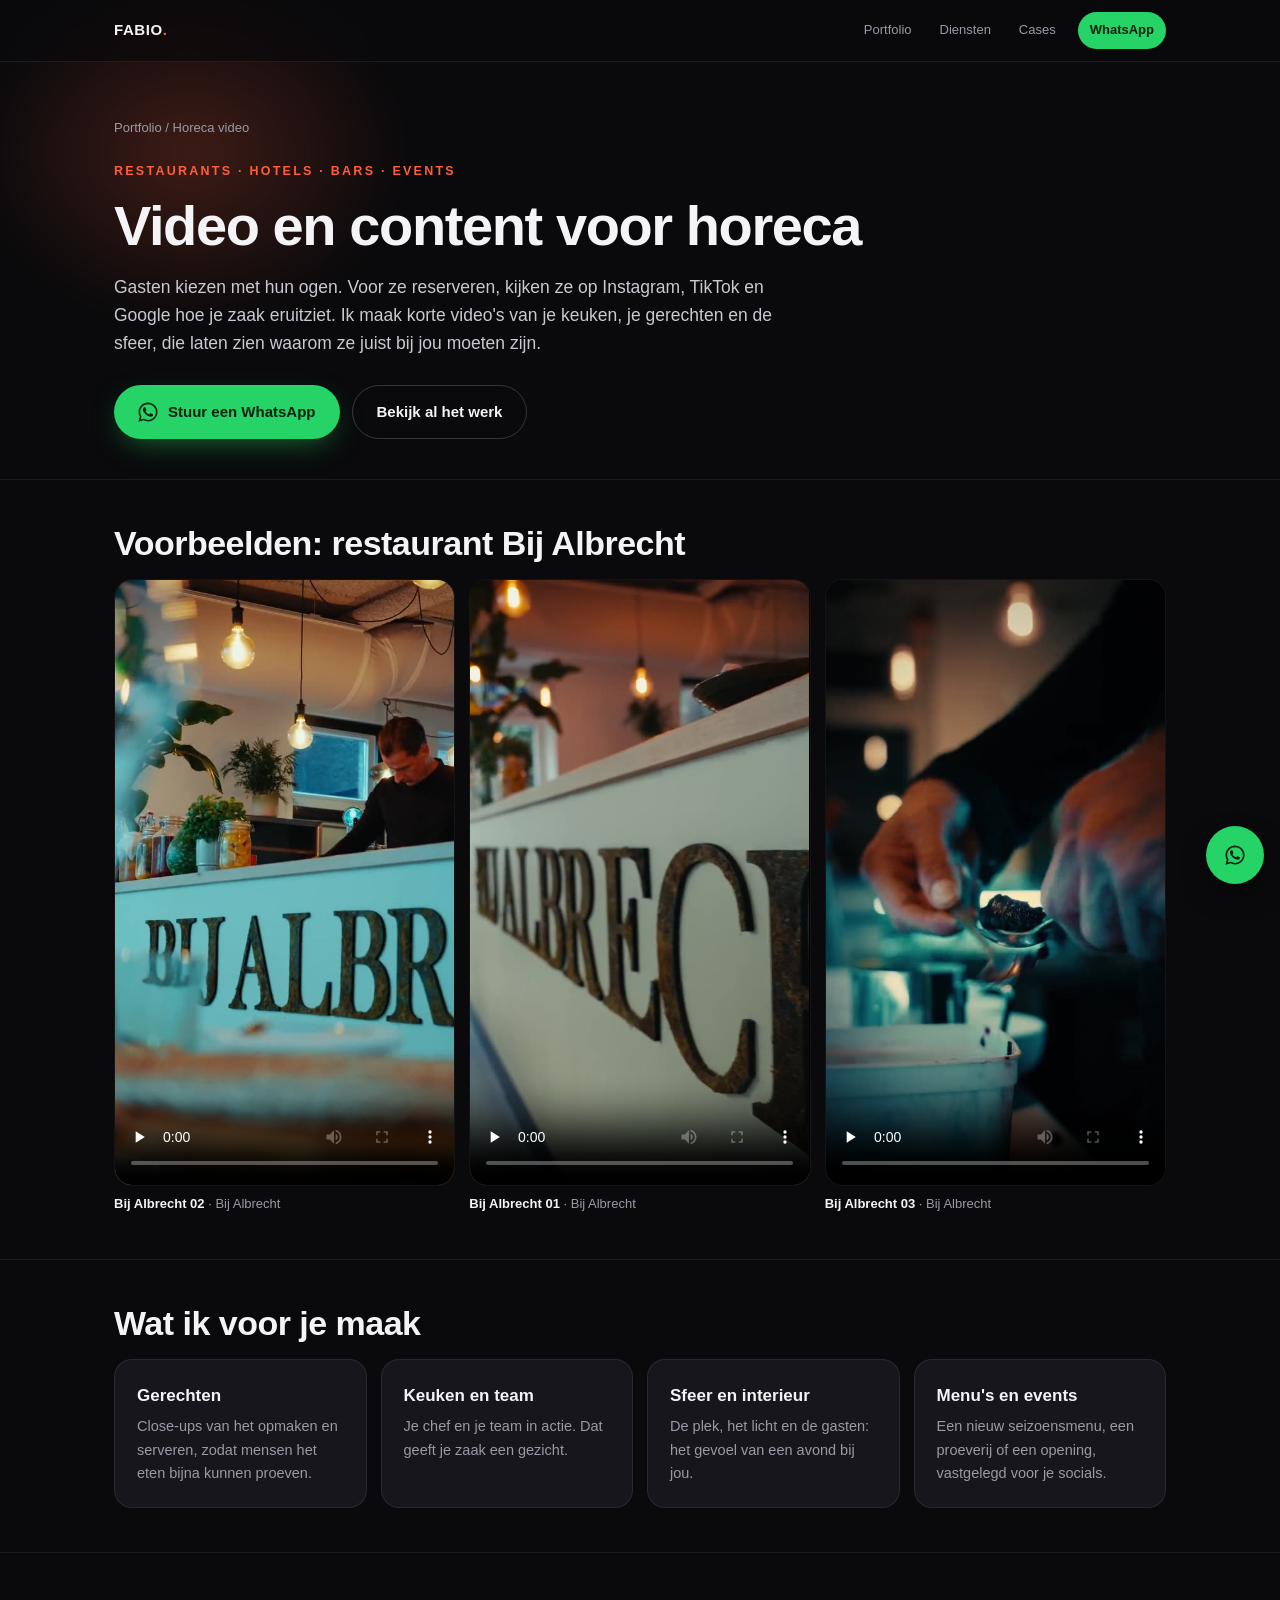
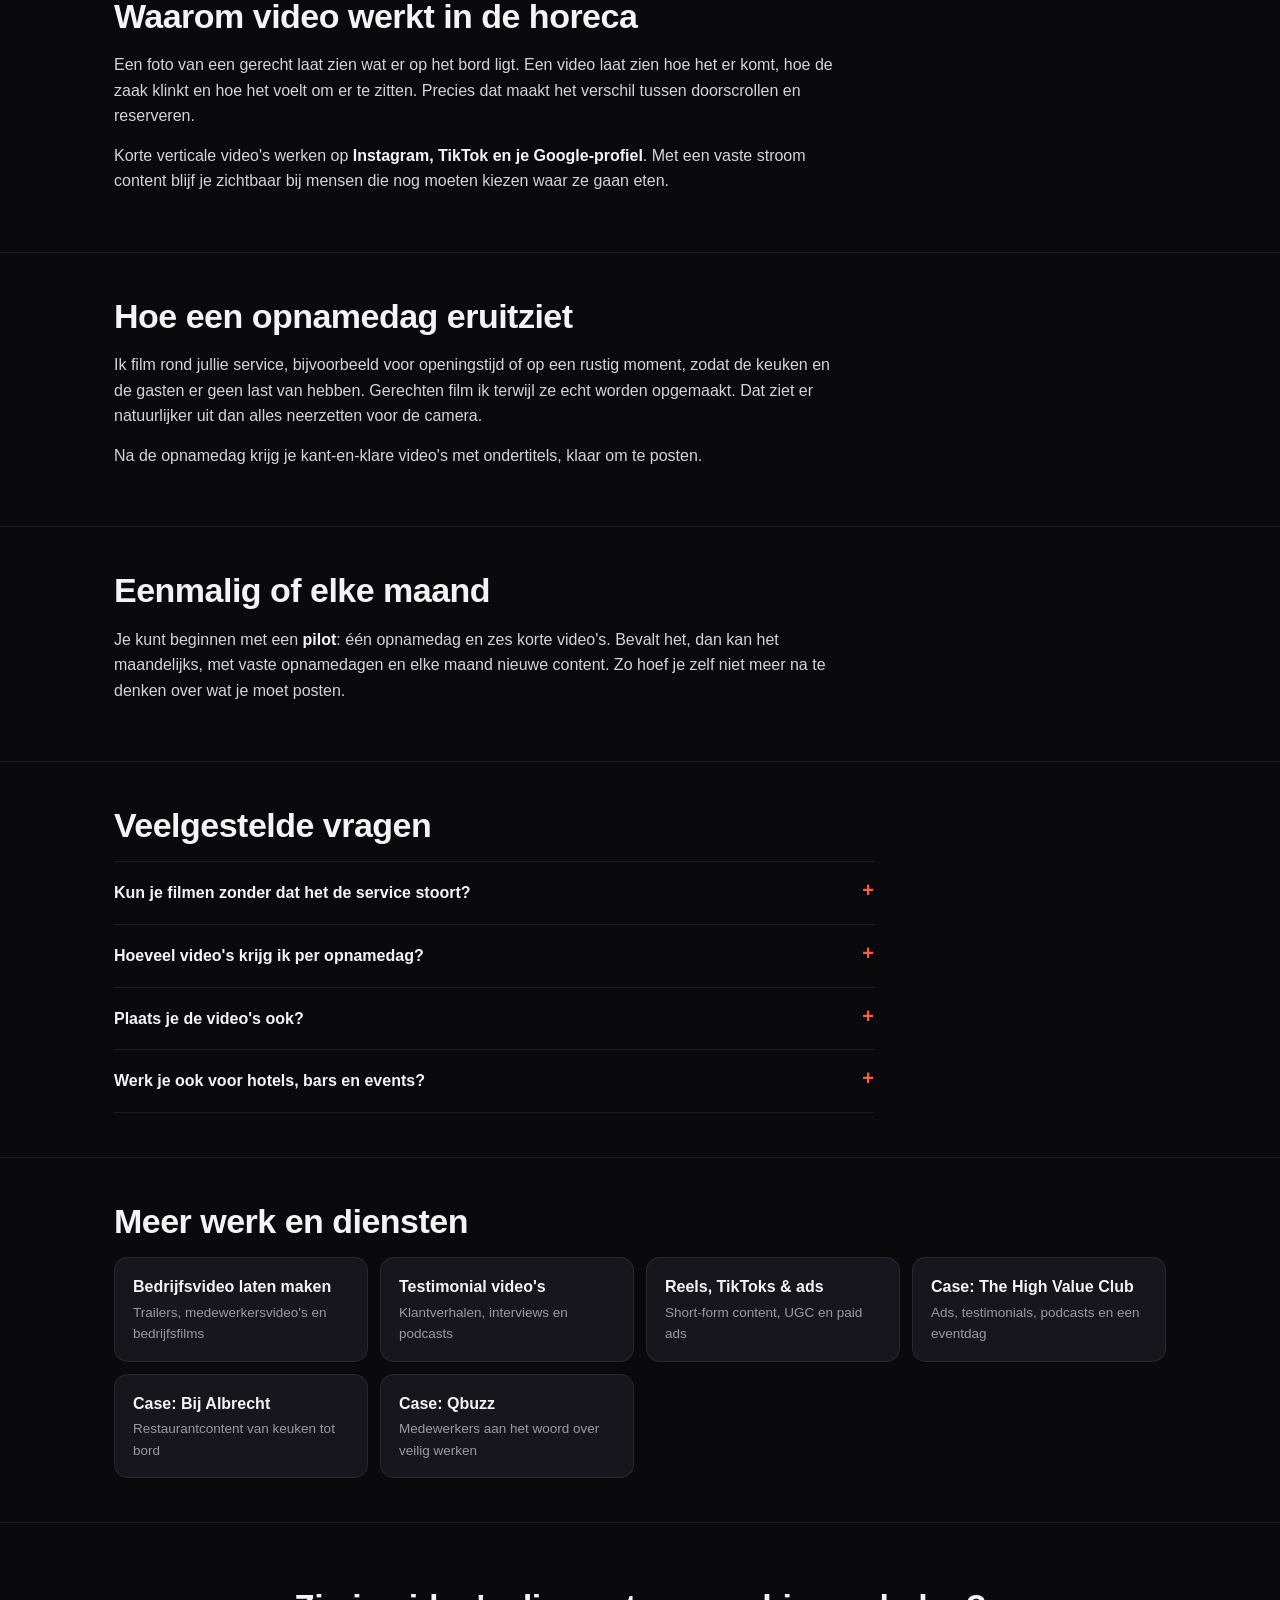
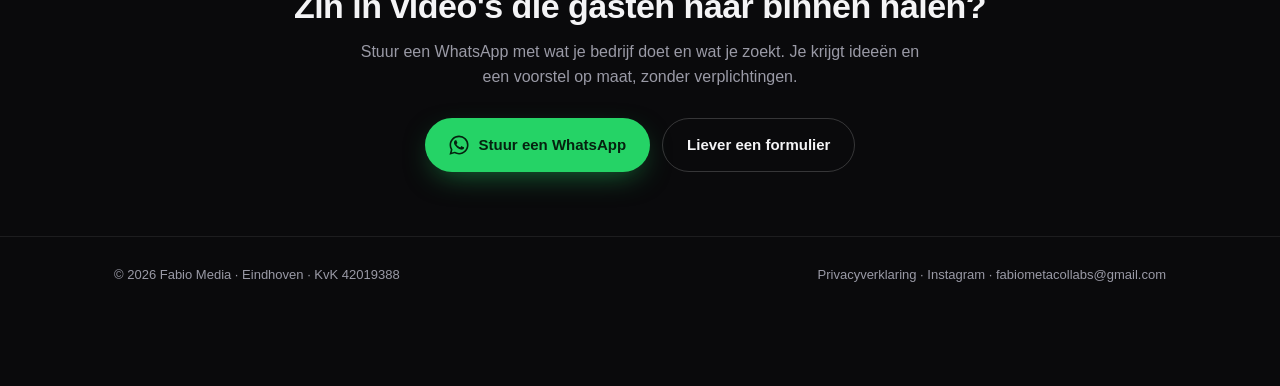
<file: horeca-video.html>
<!DOCTYPE html>
<html lang="nl">
<head>
<meta charset="UTF-8" />
<meta name="viewport" content="width=device-width, initial-scale=1.0, viewport-fit=cover" />
<title>Horeca video en content laten maken | Restaurant, hotel en events | Fabio Media</title>
<meta name="description" content="Video en social media content voor restaurants, hotels, bars en events in Eindhoven en Brabant. Korte video&#x27;s van je keuken, gerechten en sfeer die gasten naar binnen halen." />
<link rel="canonical" href="https://fabiometa.com/portfolio/horeca-video.html" />
<meta name="theme-color" content="#0a0a0c" />
<link rel="icon" href="data:image/svg+xml,%3Csvg xmlns='http://www.w3.org/2000/svg' viewBox='0 0 64 64'%3E%3Crect width='64' height='64' rx='14' fill='%230a0a0c'/%3E%3Ctext x='14' y='46' font-family='Arial,sans-serif' font-weight='800' font-size='40' fill='%23f4f4f6'%3EF%3C/text%3E%3Ccircle cx='48' cy='44' r='5' fill='%23ff5d3b'/%3E%3C/svg%3E" />
<link rel="stylesheet" href="assets/site.css" />
<meta property="og:type" content="website" />
<meta property="og:site_name" content="Fabio Media" />
<meta property="og:locale" content="nl_NL" />
<meta property="og:url" content="https://fabiometa.com/portfolio/horeca-video.html" />
<meta property="og:title" content="Horeca video en content laten maken | Restaurant, hotel en events | Fabio Media" />
<meta property="og:description" content="Video en social media content voor restaurants, hotels, bars en events in Eindhoven en Brabant. Korte video&#x27;s van je keuken, gerechten en sfeer die gasten naar binnen halen." />
<meta property="og:image" content="https://fabiometa.com/portfolio/assets/og-image.jpg" />
<meta property="og:image:width" content="1200" />
<meta property="og:image:height" content="630" />
<meta name="twitter:card" content="summary_large_image" />
<script type="application/ld+json">
{
  "@context": "https://schema.org",
  "@graph": [
    {
      "@type": "ProfessionalService",
      "@id": "https://fabiometa.com/#business",
      "name": "Fabio Media",
      "url": "https://fabiometa.com/portfolio/"
    },
    {
      "@type": "BreadcrumbList",
      "itemListElement": [
        {
          "@type": "ListItem",
          "position": 1,
          "name": "Portfolio",
          "item": "https://fabiometa.com/portfolio/"
        },
        {
          "@type": "ListItem",
          "position": 2,
          "name": "Horeca video",
          "item": "https://fabiometa.com/portfolio/horeca-video.html"
        }
      ]
    },
    {
      "@type": "Service",
      "name": "Video en content voor horeca",
      "description": "Video en social media content voor restaurants, hotels, bars en events in Eindhoven en Brabant. Korte video's van je keuken, gerechten en sfeer die gasten naar binnen halen.",
      "provider": {
        "@id": "https://fabiometa.com/#business"
      },
      "areaServed": [
        "Eindhoven",
        "Noord-Brabant",
        "Nederland"
      ],
      "url": "https://fabiometa.com/portfolio/horeca-video.html"
    },
    {
      "@type": "VideoObject",
      "name": "Bij Albrecht 02: Bij Albrecht",
      "description": "Video en social media content voor restaurants, hotels, bars en events in Eindhoven en Brabant. Korte video's van je keuken, gerechten en sfeer die gasten naar binnen halen.",
      "thumbnailUrl": "https://fabiometa.com/portfolio/assets/work/albrecht-02.jpg",
      "contentUrl": "https://fabiometa.com/portfolio/assets/work/albrecht-02.mp4",
      "uploadDate": "2026-10-21",
      "duration": "PT23S"
    },
    {
      "@type": "VideoObject",
      "name": "Bij Albrecht 01: Bij Albrecht",
      "description": "Video en social media content voor restaurants, hotels, bars en events in Eindhoven en Brabant. Korte video's van je keuken, gerechten en sfeer die gasten naar binnen halen.",
      "thumbnailUrl": "https://fabiometa.com/portfolio/assets/work/albrecht-01.jpg",
      "contentUrl": "https://fabiometa.com/portfolio/assets/work/albrecht-01.mp4",
      "uploadDate": "2026-10-21",
      "duration": "PT23S"
    },
    {
      "@type": "VideoObject",
      "name": "Bij Albrecht 03: Bij Albrecht",
      "description": "Video en social media content voor restaurants, hotels, bars en events in Eindhoven en Brabant. Korte video's van je keuken, gerechten en sfeer die gasten naar binnen halen.",
      "thumbnailUrl": "https://fabiometa.com/portfolio/assets/work/albrecht-03.jpg",
      "contentUrl": "https://fabiometa.com/portfolio/assets/work/albrecht-03.mp4",
      "uploadDate": "2026-10-21",
      "duration": "PT23S"
    },
    {
      "@type": "FAQPage",
      "mainEntity": [
        {
          "@type": "Question",
          "name": "Kun je filmen zonder dat het de service stoort?",
          "acceptedAnswer": {
            "@type": "Answer",
            "text": "Ja. We plannen de opnames voor openingstijd of op een rustig moment, en ik werk met een kleine set zodat keuken en gasten er weinig van merken."
          }
        },
        {
          "@type": "Question",
          "name": "Hoeveel video's krijg ik per opnamedag?",
          "acceptedAnswer": {
            "@type": "Answer",
            "text": "Dat hangt af van wat we filmen. Bij een pilot zijn het zes korte video's van één opnamedag."
          }
        },
        {
          "@type": "Question",
          "name": "Plaats je de video's ook?",
          "acceptedAnswer": {
            "@type": "Answer",
            "text": "Ik lever de video's kant-en-klaar aan, met suggesties voor de teksten. Wil je ook hulp bij de planning van je posts, dan nemen we dat mee in het voorstel."
          }
        },
        {
          "@type": "Question",
          "name": "Werk je ook voor hotels, bars en events?",
          "acceptedAnswer": {
            "@type": "Answer",
            "text": "Ja. Ik maak content voor restaurants, hotels, bars, eventlocaties en evenementen in Eindhoven, Brabant en daarbuiten."
          }
        }
      ]
    }
  ]
}
</script>
</head>
<body>
  <nav class="nav">
    <div class="nav-inner">
      <a class="brand" href="./">FABIO<span>.</span></a>
      <div class="nav-links">
        <a href="./">Portfolio</a>
        <a href="./#services">Diensten</a>
        <a href="./#cases">Cases</a>
        <a class="nav-wa" href="https://wa.me/31682832393?text=Hoi%20Fabio%2C%20ik%20zag%20je%20pagina%20over%20horeca%20video%27s%20en%20wil%20graag%20meer%20weten." target="_blank" rel="noopener">WhatsApp</a>
      </div>
    </div>
  </nav>

  <main>
    <header class="hero">
      <div class="wrap">
        <p class="crumbs"><a href="./">Portfolio</a> / Horeca video</p>
        <div class="eyebrow" style="margin-top:22px">Restaurants · hotels · bars · events</div>
        <h1>Video en content voor horeca</h1>
        <p class="lead">Gasten kiezen met hun ogen. Voor ze reserveren, kijken ze op Instagram, TikTok en Google hoe je zaak eruitziet. Ik maak korte video's van je keuken, je gerechten en de sfeer, die laten zien waarom ze juist bij jou moeten zijn.</p>
        <div class="ctas">
          <a class="btn btn-wa" href="https://wa.me/31682832393?text=Hoi%20Fabio%2C%20ik%20zag%20je%20pagina%20over%20horeca%20video%27s%20en%20wil%20graag%20meer%20weten." target="_blank" rel="noopener"><svg width="20" height="20" viewBox="0 0 24 24" fill="currentColor" aria-hidden="true"><path d="M17.47 14.38c-.3-.15-1.76-.87-2.03-.97-.27-.1-.47-.15-.67.15-.2.3-.77.97-.94 1.17-.17.2-.35.22-.65.07-.3-.15-1.26-.46-2.4-1.48-.89-.79-1.49-1.77-1.66-2.07-.17-.3-.02-.46.13-.61.13-.13.3-.35.45-.52.15-.17.2-.3.3-.5.1-.2.05-.37-.02-.52-.07-.15-.67-1.62-.92-2.22-.24-.58-.49-.5-.67-.51h-.57c-.2 0-.52.07-.79.37-.27.3-1.04 1.02-1.04 2.48s1.07 2.88 1.21 3.08c.15.2 2.1 3.2 5.08 4.49.71.31 1.26.49 1.69.63.71.23 1.36.19 1.87.12.57-.09 1.76-.72 2.01-1.41.25-.7.25-1.29.17-1.41-.07-.13-.27-.2-.57-.35zM12.04 21.5h-.01a9.45 9.45 0 0 1-4.82-1.32l-.35-.21-3.58.94.96-3.49-.23-.36a9.43 9.43 0 0 1-1.45-5.03c0-5.22 4.25-9.47 9.48-9.47 2.53 0 4.91.99 6.7 2.78a9.41 9.41 0 0 1 2.77 6.7c0 5.22-4.25 9.47-9.47 9.47zm8.06-17.53A11.33 11.33 0 0 0 12.04.63C5.76.63.65 5.74.65 12.02c0 2.01.52 3.97 1.52 5.69L.55 23.6l6.04-1.58a11.36 11.36 0 0 0 5.44 1.39h.01c6.28 0 11.39-5.11 11.39-11.39 0-3.04-1.18-5.9-3.33-8.05z"/></svg>Stuur een WhatsApp</a>
          <a class="btn btn-ghost" href="./#work">Bekijk al het werk</a>
        </div>
      </div>
    </header>

    <section>
      <div class="wrap">
        <h2>Voorbeelden: restaurant Bij Albrecht</h2>
        <div class="videos">
          <figure class="vid"><video controls playsinline preload="none" poster="assets/work/albrecht-02.jpg" src="assets/work/albrecht-02.mp4" aria-label="Bij Albrecht 02, Bij Albrecht"></video><figcaption><b>Bij Albrecht 02</b> · Bij Albrecht</figcaption></figure><figure class="vid"><video controls playsinline preload="none" poster="assets/work/albrecht-01.jpg" src="assets/work/albrecht-01.mp4" aria-label="Bij Albrecht 01, Bij Albrecht"></video><figcaption><b>Bij Albrecht 01</b> · Bij Albrecht</figcaption></figure><figure class="vid"><video controls playsinline preload="none" poster="assets/work/albrecht-03.jpg" src="assets/work/albrecht-03.mp4" aria-label="Bij Albrecht 03, Bij Albrecht"></video><figcaption><b>Bij Albrecht 03</b> · Bij Albrecht</figcaption></figure>
        </div>
      </div>
    </section>

    <section>
      <div class="wrap">
        <h2>Wat ik voor je maak</h2>
        <div class="cards">
          <div class="card"><h3>Gerechten</h3><p>Close-ups van het opmaken en serveren, zodat mensen het eten bijna kunnen proeven.</p></div>
          <div class="card"><h3>Keuken en team</h3><p>Je chef en je team in actie. Dat geeft je zaak een gezicht.</p></div>
          <div class="card"><h3>Sfeer en interieur</h3><p>De plek, het licht en de gasten: het gevoel van een avond bij jou.</p></div>
          <div class="card"><h3>Menu's en events</h3><p>Een nieuw seizoensmenu, een proeverij of een opening, vastgelegd voor je socials.</p></div>
        </div>
      </div>
    </section>
    <section>
      <div class="wrap">
        <h2>Waarom video werkt in de horeca</h2>
        <div class="prose">
          <p>Een foto van een gerecht laat zien wat er op het bord ligt. Een video laat zien hoe het er komt, hoe de zaak klinkt en hoe het voelt om er te zitten. Precies dat maakt het verschil tussen doorscrollen en reserveren.</p>
          <p>Korte verticale video's werken op <strong>Instagram, TikTok en je Google-profiel</strong>. Met een vaste stroom content blijf je zichtbaar bij mensen die nog moeten kiezen waar ze gaan eten.</p>
        </div>
      </div>
    </section>
    <section>
      <div class="wrap">
        <h2>Hoe een opnamedag eruitziet</h2>
        <div class="prose">
          <p>Ik film rond jullie service, bijvoorbeeld voor openingstijd of op een rustig moment, zodat de keuken en de gasten er geen last van hebben. Gerechten film ik terwijl ze echt worden opgemaakt. Dat ziet er natuurlijker uit dan alles neerzetten voor de camera.</p>
          <p>Na de opnamedag krijg je kant-en-klare video's met ondertitels, klaar om te posten.</p>
        </div>
      </div>
    </section>
    <section>
      <div class="wrap">
        <h2>Eenmalig of elke maand</h2>
        <div class="prose">
          <p>Je kunt beginnen met een <strong>pilot</strong>: één opnamedag en zes korte video's. Bevalt het, dan kan het maandelijks, met vaste opnamedagen en elke maand nieuwe content. Zo hoef je zelf niet meer na te denken over wat je moet posten.</p>
        </div>
      </div>
    </section>

    <section>
      <div class="wrap">
        <h2>Veelgestelde vragen</h2>
        <details><summary>Kun je filmen zonder dat het de service stoort?</summary><p>Ja. We plannen de opnames voor openingstijd of op een rustig moment, en ik werk met een kleine set zodat keuken en gasten er weinig van merken.</p></details>
        <details><summary>Hoeveel video&#x27;s krijg ik per opnamedag?</summary><p>Dat hangt af van wat we filmen. Bij een pilot zijn het zes korte video&#x27;s van één opnamedag.</p></details>
        <details><summary>Plaats je de video&#x27;s ook?</summary><p>Ik lever de video&#x27;s kant-en-klaar aan, met suggesties voor de teksten. Wil je ook hulp bij de planning van je posts, dan nemen we dat mee in het voorstel.</p></details>
        <details><summary>Werk je ook voor hotels, bars en events?</summary><p>Ja. Ik maak content voor restaurants, hotels, bars, eventlocaties en evenementen in Eindhoven, Brabant en daarbuiten.</p></details>
      </div>
    </section>

    <section>
      <div class="wrap">
        <h2>Meer werk en diensten</h2>
        <div class="more">
          <a href="bedrijfsvideo-eindhoven.html">Bedrijfsvideo laten maken<span>Trailers, medewerkersvideo&#x27;s en bedrijfsfilms</span></a>
          <a href="testimonial-video.html">Testimonial video&#x27;s<span>Klantverhalen, interviews en podcasts</span></a>
          <a href="social-media-content.html">Reels, TikToks &amp; ads<span>Short-form content, UGC en paid ads</span></a>
          <a href="case-the-high-value-club.html">Case: The High Value Club<span>Ads, testimonials, podcasts en een eventdag</span></a>
          <a href="case-bij-albrecht.html">Case: Bij Albrecht<span>Restaurantcontent van keuken tot bord</span></a>
          <a href="case-qbuzz.html">Case: Qbuzz<span>Medewerkers aan het woord over veilig werken</span></a>
        </div>
      </div>
    </section>

    <section class="final">
      <div class="wrap">
        <h2>Zin in video&#x27;s die gasten naar binnen halen?</h2>
        <p>Stuur een WhatsApp met wat je bedrijf doet en wat je zoekt. Je krijgt ideeën en een voorstel op maat, zonder verplichtingen.</p>
        <div class="ctas">
          <a class="btn btn-wa" href="https://wa.me/31682832393?text=Hoi%20Fabio%2C%20ik%20zag%20je%20pagina%20over%20horeca%20video%27s%20en%20wil%20graag%20meer%20weten." target="_blank" rel="noopener"><svg width="20" height="20" viewBox="0 0 24 24" fill="currentColor" aria-hidden="true"><path d="M17.47 14.38c-.3-.15-1.76-.87-2.03-.97-.27-.1-.47-.15-.67.15-.2.3-.77.97-.94 1.17-.17.2-.35.22-.65.07-.3-.15-1.26-.46-2.4-1.48-.89-.79-1.49-1.77-1.66-2.07-.17-.3-.02-.46.13-.61.13-.13.3-.35.45-.52.15-.17.2-.3.3-.5.1-.2.05-.37-.02-.52-.07-.15-.67-1.62-.92-2.22-.24-.58-.49-.5-.67-.51h-.57c-.2 0-.52.07-.79.37-.27.3-1.04 1.02-1.04 2.48s1.07 2.88 1.21 3.08c.15.2 2.1 3.2 5.08 4.49.71.31 1.26.49 1.69.63.71.23 1.36.19 1.87.12.57-.09 1.76-.72 2.01-1.41.25-.7.25-1.29.17-1.41-.07-.13-.27-.2-.57-.35zM12.04 21.5h-.01a9.45 9.45 0 0 1-4.82-1.32l-.35-.21-3.58.94.96-3.49-.23-.36a9.43 9.43 0 0 1-1.45-5.03c0-5.22 4.25-9.47 9.48-9.47 2.53 0 4.91.99 6.7 2.78a9.41 9.41 0 0 1 2.77 6.7c0 5.22-4.25 9.47-9.47 9.47zm8.06-17.53A11.33 11.33 0 0 0 12.04.63C5.76.63.65 5.74.65 12.02c0 2.01.52 3.97 1.52 5.69L.55 23.6l6.04-1.58a11.36 11.36 0 0 0 5.44 1.39h.01c6.28 0 11.39-5.11 11.39-11.39 0-3.04-1.18-5.9-3.33-8.05z"/></svg>Stuur een WhatsApp</a>
          <a class="btn btn-ghost" href="./#contact">Liever een formulier</a>
        </div>
      </div>
    </section>
  </main>

  <footer>
    <div class="wrap">
      <span>© 2026 Fabio Media · Eindhoven · KvK 42019388</span>
      <span><a href="./#privacy">Privacyverklaring</a> · <a href="https://www.instagram.com/fabiometa_/" target="_blank" rel="noopener">Instagram</a> · <a href="mailto:fabiometacollabs@gmail.com">fabiometacollabs@gmail.com</a></span>
    </div>
  </footer>

  <a class="wa-float" href="https://wa.me/31682832393?text=Hoi%20Fabio%2C%20ik%20zag%20je%20pagina%20over%20horeca%20video%27s%20en%20wil%20graag%20meer%20weten." target="_blank" rel="noopener" aria-label="WhatsApp"><svg width="20" height="20" viewBox="0 0 24 24" fill="currentColor" aria-hidden="true"><path d="M17.47 14.38c-.3-.15-1.76-.87-2.03-.97-.27-.1-.47-.15-.67.15-.2.3-.77.97-.94 1.17-.17.2-.35.22-.65.07-.3-.15-1.26-.46-2.4-1.48-.89-.79-1.49-1.77-1.66-2.07-.17-.3-.02-.46.13-.61.13-.13.3-.35.45-.52.15-.17.2-.3.3-.5.1-.2.05-.37-.02-.52-.07-.15-.67-1.62-.92-2.22-.24-.58-.49-.5-.67-.51h-.57c-.2 0-.52.07-.79.37-.27.3-1.04 1.02-1.04 2.48s1.07 2.88 1.21 3.08c.15.2 2.1 3.2 5.08 4.49.71.31 1.26.49 1.69.63.71.23 1.36.19 1.87.12.57-.09 1.76-.72 2.01-1.41.25-.7.25-1.29.17-1.41-.07-.13-.27-.2-.57-.35zM12.04 21.5h-.01a9.45 9.45 0 0 1-4.82-1.32l-.35-.21-3.58.94.96-3.49-.23-.36a9.43 9.43 0 0 1-1.45-5.03c0-5.22 4.25-9.47 9.48-9.47 2.53 0 4.91.99 6.7 2.78a9.41 9.41 0 0 1 2.77 6.7c0 5.22-4.25 9.47-9.47 9.47zm8.06-17.53A11.33 11.33 0 0 0 12.04.63C5.76.63.65 5.74.65 12.02c0 2.01.52 3.97 1.52 5.69L.55 23.6l6.04-1.58a11.36 11.36 0 0 0 5.44 1.39h.01c6.28 0 11.39-5.11 11.39-11.39 0-3.04-1.18-5.9-3.33-8.05z"/></svg></a>
</body>
</html>
</file>
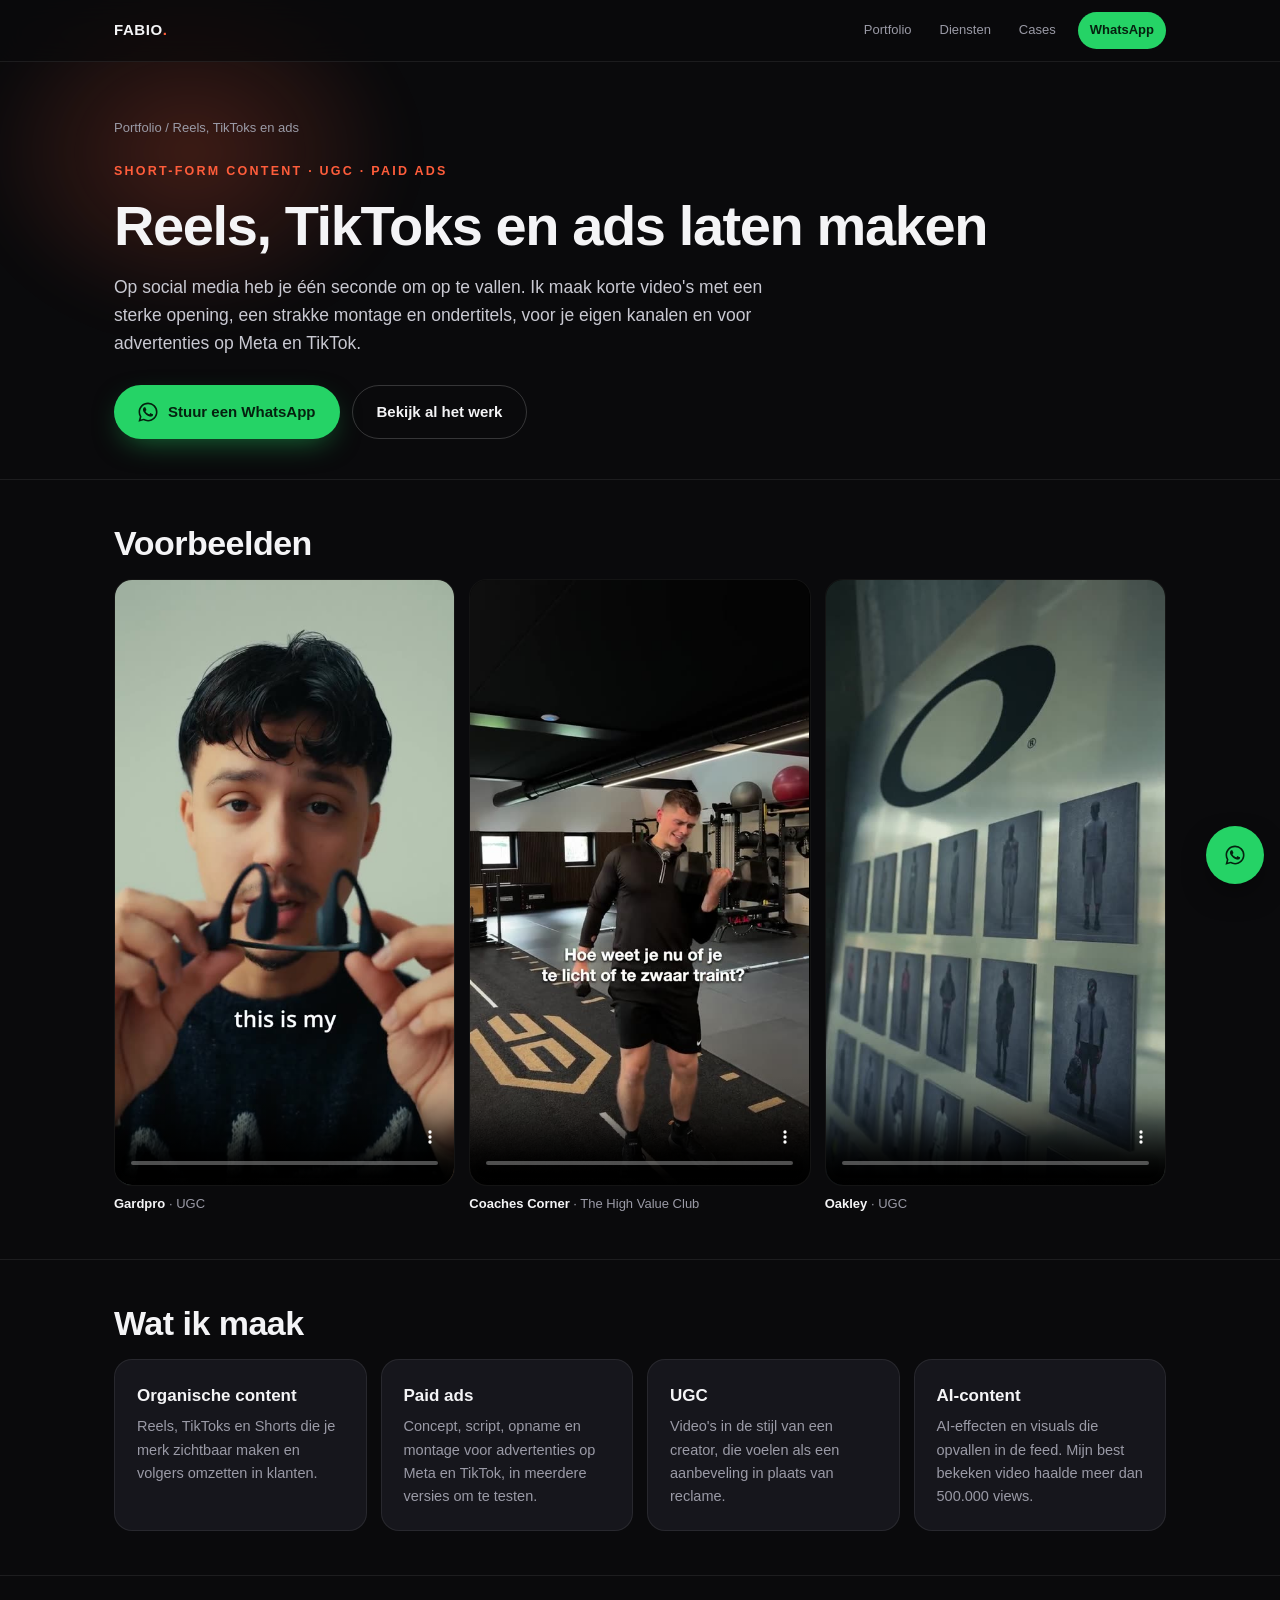
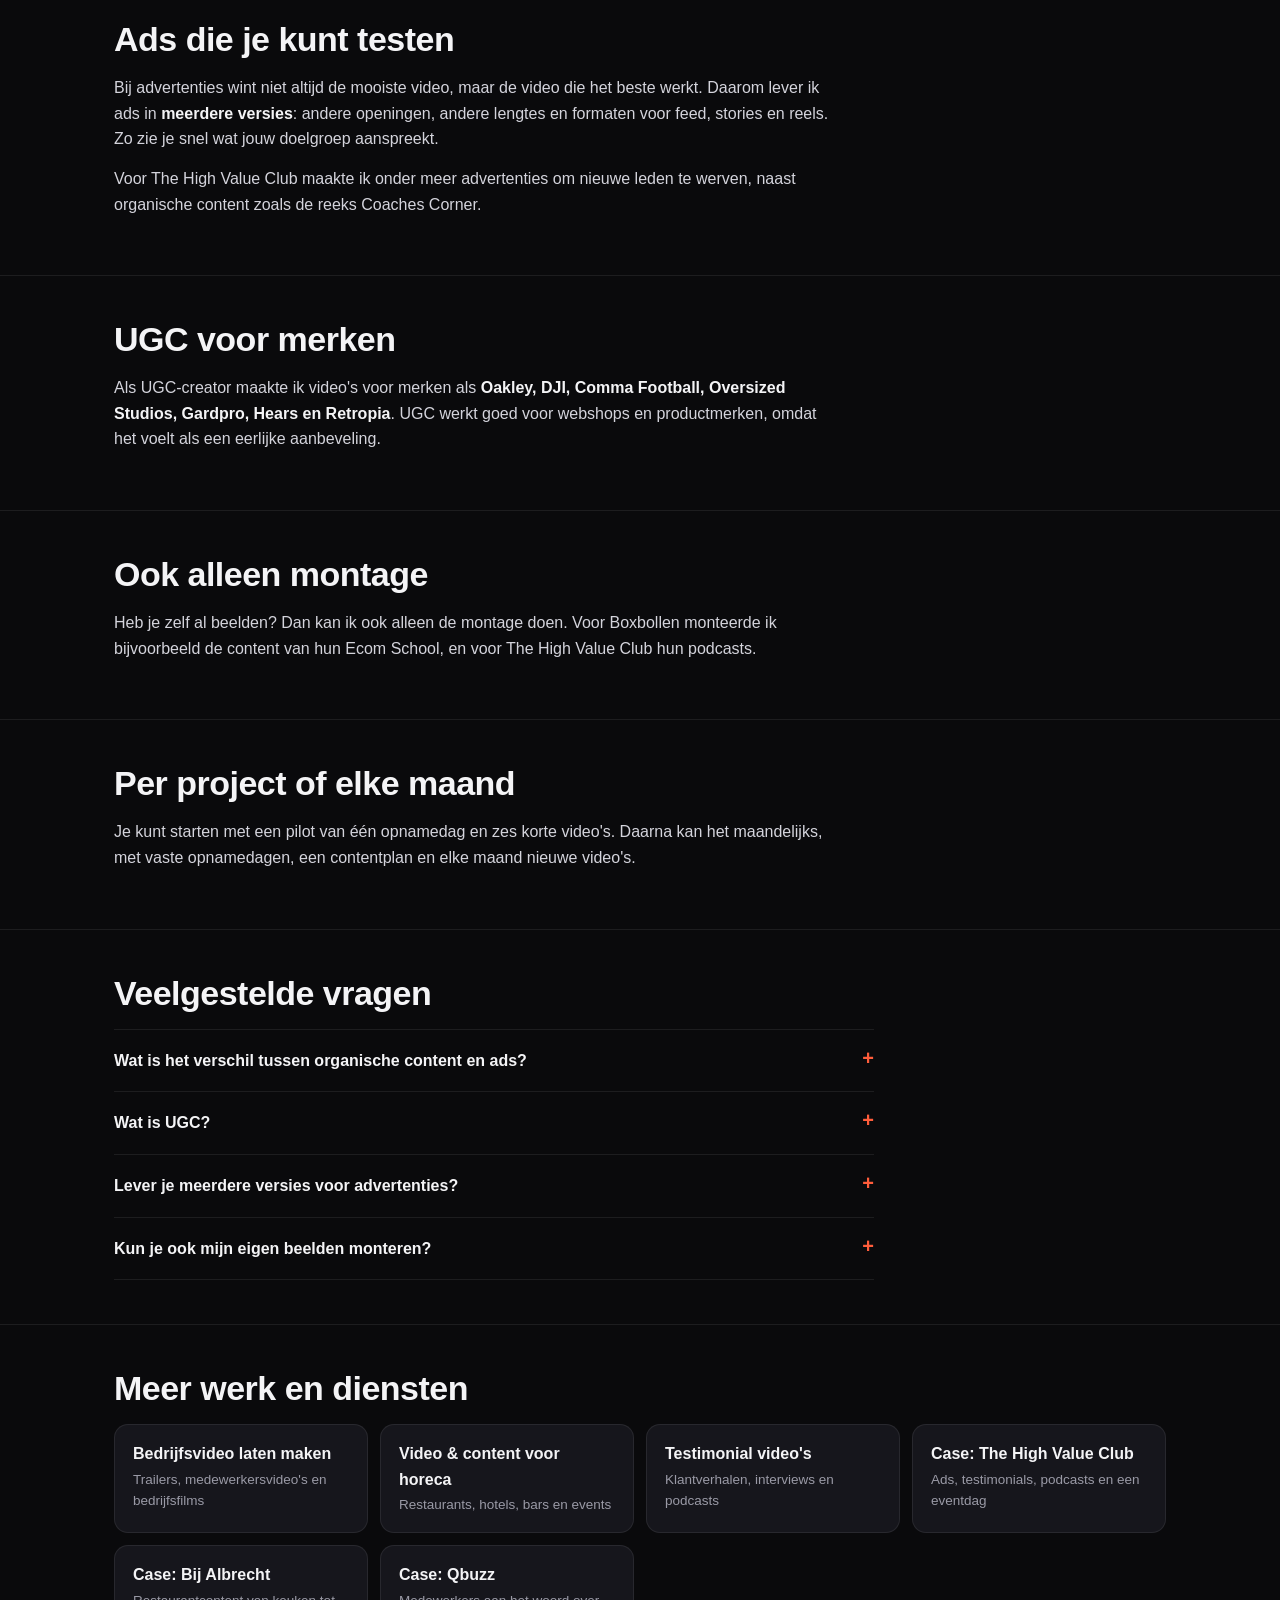
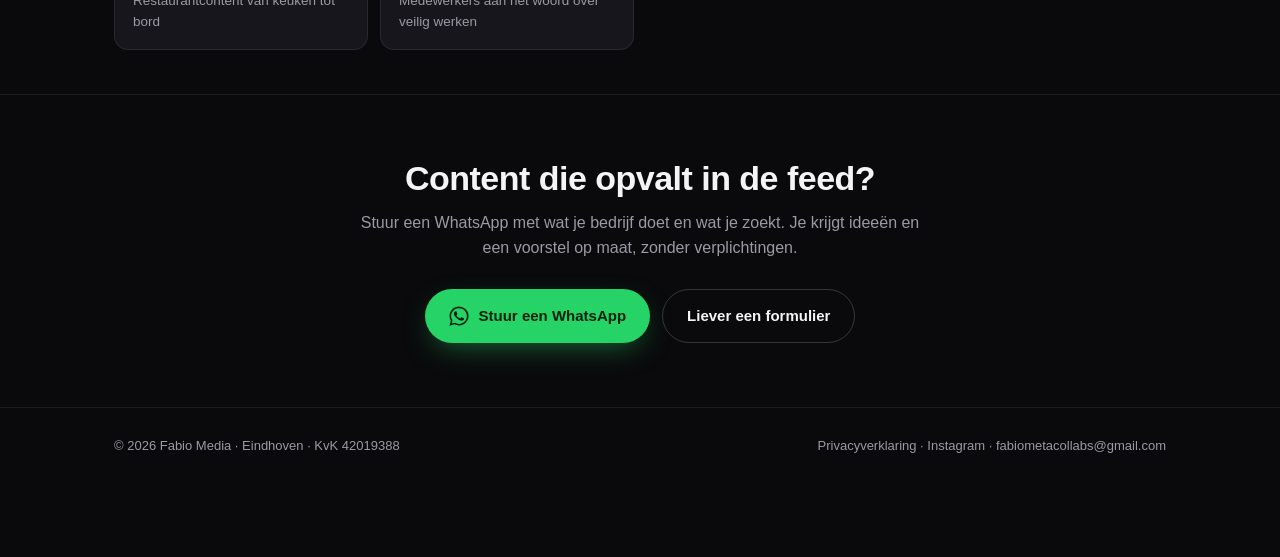
<file: social-media-content.html>
<!DOCTYPE html>
<html lang="nl">
<head>
<meta charset="UTF-8" />
<meta name="viewport" content="width=device-width, initial-scale=1.0, viewport-fit=cover" />
<title>Reels, TikToks en ads laten maken | Social media content | Fabio Media</title>
<meta name="description" content="Social media content en video-advertenties laten maken: reels, TikToks, YouTube Shorts, UGC en paid ads voor Meta en TikTok. Videoproductie uit Eindhoven voor heel Nederland." />
<link rel="canonical" href="https://fabiometa.com/portfolio/social-media-content.html" />
<meta name="theme-color" content="#0a0a0c" />
<link rel="icon" href="data:image/svg+xml,%3Csvg xmlns='http://www.w3.org/2000/svg' viewBox='0 0 64 64'%3E%3Crect width='64' height='64' rx='14' fill='%230a0a0c'/%3E%3Ctext x='14' y='46' font-family='Arial,sans-serif' font-weight='800' font-size='40' fill='%23f4f4f6'%3EF%3C/text%3E%3Ccircle cx='48' cy='44' r='5' fill='%23ff5d3b'/%3E%3C/svg%3E" />
<link rel="stylesheet" href="assets/site.css" />
<meta property="og:type" content="website" />
<meta property="og:site_name" content="Fabio Media" />
<meta property="og:locale" content="nl_NL" />
<meta property="og:url" content="https://fabiometa.com/portfolio/social-media-content.html" />
<meta property="og:title" content="Reels, TikToks en ads laten maken | Social media content | Fabio Media" />
<meta property="og:description" content="Social media content en video-advertenties laten maken: reels, TikToks, YouTube Shorts, UGC en paid ads voor Meta en TikTok. Videoproductie uit Eindhoven voor heel Nederland." />
<meta property="og:image" content="https://fabiometa.com/portfolio/assets/og-image.jpg" />
<meta property="og:image:width" content="1200" />
<meta property="og:image:height" content="630" />
<meta name="twitter:card" content="summary_large_image" />
<script type="application/ld+json">
{
  "@context": "https://schema.org",
  "@graph": [
    {
      "@type": "ProfessionalService",
      "@id": "https://fabiometa.com/#business",
      "name": "Fabio Media",
      "url": "https://fabiometa.com/portfolio/"
    },
    {
      "@type": "BreadcrumbList",
      "itemListElement": [
        {
          "@type": "ListItem",
          "position": 1,
          "name": "Portfolio",
          "item": "https://fabiometa.com/portfolio/"
        },
        {
          "@type": "ListItem",
          "position": 2,
          "name": "Reels, TikToks en ads",
          "item": "https://fabiometa.com/portfolio/social-media-content.html"
        }
      ]
    },
    {
      "@type": "Service",
      "name": "Reels, TikToks en ads laten maken",
      "description": "Social media content en video-advertenties laten maken: reels, TikToks, YouTube Shorts, UGC en paid ads voor Meta en TikTok. Videoproductie uit Eindhoven voor heel Nederland.",
      "provider": {
        "@id": "https://fabiometa.com/#business"
      },
      "areaServed": [
        "Eindhoven",
        "Noord-Brabant",
        "Nederland"
      ],
      "url": "https://fabiometa.com/portfolio/social-media-content.html"
    },
    {
      "@type": "VideoObject",
      "name": "UGC: Gardpro",
      "description": "Social media content en video-advertenties laten maken: reels, TikToks, YouTube Shorts, UGC en paid ads voor Meta en TikTok. Videoproductie uit Eindhoven voor heel Nederland.",
      "thumbnailUrl": "https://fabiometa.com/portfolio/assets/work/ugc-gardpro.jpg",
      "contentUrl": "https://fabiometa.com/portfolio/assets/work/ugc-gardpro.mp4",
      "uploadDate": "2026-10-21",
      "duration": "PT19S"
    },
    {
      "@type": "VideoObject",
      "name": "Coaches Corner: The High Value Club",
      "description": "Social media content en video-advertenties laten maken: reels, TikToks, YouTube Shorts, UGC en paid ads voor Meta en TikTok. Videoproductie uit Eindhoven voor heel Nederland.",
      "thumbnailUrl": "https://fabiometa.com/portfolio/assets/work/hvc-coaches-corner.jpg",
      "contentUrl": "https://fabiometa.com/portfolio/assets/work/hvc-coaches-corner.mp4",
      "uploadDate": "2026-10-21",
      "duration": "PT31S"
    },
    {
      "@type": "VideoObject",
      "name": "UGC: Oakley",
      "description": "Social media content en video-advertenties laten maken: reels, TikToks, YouTube Shorts, UGC en paid ads voor Meta en TikTok. Videoproductie uit Eindhoven voor heel Nederland.",
      "thumbnailUrl": "https://fabiometa.com/portfolio/assets/work/ugc-oakley.jpg",
      "contentUrl": "https://fabiometa.com/portfolio/assets/work/ugc-oakley.mp4",
      "uploadDate": "2026-10-21",
      "duration": "PT10S"
    },
    {
      "@type": "FAQPage",
      "mainEntity": [
        {
          "@type": "Question",
          "name": "Wat is het verschil tussen organische content en ads?",
          "acceptedAnswer": {
            "@type": "Answer",
            "text": "Organische content plaats je op je eigen kanalen om zichtbaar te blijven en vertrouwen op te bouwen. Ads zijn video's waarmee je betaald een specifieke doelgroep bereikt, met een duidelijke actie zoals een aanvraag of aankoop."
          }
        },
        {
          "@type": "Question",
          "name": "Wat is UGC?",
          "acceptedAnswer": {
            "@type": "Answer",
            "text": "UGC staat voor user-generated content: video's in de stijl van een gewone gebruiker of creator. Ze voelen als een aanbeveling en werken daardoor vaak goed in advertenties."
          }
        },
        {
          "@type": "Question",
          "name": "Lever je meerdere versies voor advertenties?",
          "acceptedAnswer": {
            "@type": "Answer",
            "text": "Ja. Ik maak varianten met verschillende openingen, lengtes en formaten, zodat je kunt testen wat het beste werkt."
          }
        },
        {
          "@type": "Question",
          "name": "Kun je ook mijn eigen beelden monteren?",
          "acceptedAnswer": {
            "@type": "Answer",
            "text": "Ja. Ik doe ook alleen montage, bijvoorbeeld van podcasts, cursussen of beelden die je zelf hebt gefilmd."
          }
        }
      ]
    }
  ]
}
</script>
</head>
<body>
  <nav class="nav">
    <div class="nav-inner">
      <a class="brand" href="./">FABIO<span>.</span></a>
      <div class="nav-links">
        <a href="./">Portfolio</a>
        <a href="./#services">Diensten</a>
        <a href="./#cases">Cases</a>
        <a class="nav-wa" href="https://wa.me/31682832393?text=Hoi%20Fabio%2C%20ik%20zag%20je%20pagina%20over%20social%20media%20content%20en%20ads%20en%20wil%20graag%20meer%20weten." target="_blank" rel="noopener">WhatsApp</a>
      </div>
    </div>
  </nav>

  <main>
    <header class="hero">
      <div class="wrap">
        <p class="crumbs"><a href="./">Portfolio</a> / Reels, TikToks en ads</p>
        <div class="eyebrow" style="margin-top:22px">Short-form content · UGC · paid ads</div>
        <h1>Reels, TikToks en ads laten maken</h1>
        <p class="lead">Op social media heb je één seconde om op te vallen. Ik maak korte video's met een sterke opening, een strakke montage en ondertitels, voor je eigen kanalen en voor advertenties op Meta en TikTok.</p>
        <div class="ctas">
          <a class="btn btn-wa" href="https://wa.me/31682832393?text=Hoi%20Fabio%2C%20ik%20zag%20je%20pagina%20over%20social%20media%20content%20en%20ads%20en%20wil%20graag%20meer%20weten." target="_blank" rel="noopener"><svg width="20" height="20" viewBox="0 0 24 24" fill="currentColor" aria-hidden="true"><path d="M17.47 14.38c-.3-.15-1.76-.87-2.03-.97-.27-.1-.47-.15-.67.15-.2.3-.77.97-.94 1.17-.17.2-.35.22-.65.07-.3-.15-1.26-.46-2.4-1.48-.89-.79-1.49-1.77-1.66-2.07-.17-.3-.02-.46.13-.61.13-.13.3-.35.45-.52.15-.17.2-.3.3-.5.1-.2.05-.37-.02-.52-.07-.15-.67-1.62-.92-2.22-.24-.58-.49-.5-.67-.51h-.57c-.2 0-.52.07-.79.37-.27.3-1.04 1.02-1.04 2.48s1.07 2.88 1.21 3.08c.15.2 2.1 3.2 5.08 4.49.71.31 1.26.49 1.69.63.71.23 1.36.19 1.87.12.57-.09 1.76-.72 2.01-1.41.25-.7.25-1.29.17-1.41-.07-.13-.27-.2-.57-.35zM12.04 21.5h-.01a9.45 9.45 0 0 1-4.82-1.32l-.35-.21-3.58.94.96-3.49-.23-.36a9.43 9.43 0 0 1-1.45-5.03c0-5.22 4.25-9.47 9.48-9.47 2.53 0 4.91.99 6.7 2.78a9.41 9.41 0 0 1 2.77 6.7c0 5.22-4.25 9.47-9.47 9.47zm8.06-17.53A11.33 11.33 0 0 0 12.04.63C5.76.63.65 5.74.65 12.02c0 2.01.52 3.97 1.52 5.69L.55 23.6l6.04-1.58a11.36 11.36 0 0 0 5.44 1.39h.01c6.28 0 11.39-5.11 11.39-11.39 0-3.04-1.18-5.9-3.33-8.05z"/></svg>Stuur een WhatsApp</a>
          <a class="btn btn-ghost" href="./#work">Bekijk al het werk</a>
        </div>
      </div>
    </header>

    <section>
      <div class="wrap">
        <h2>Voorbeelden</h2>
        <div class="videos">
          <figure class="vid"><video controls playsinline preload="none" poster="assets/work/ugc-gardpro.jpg" src="assets/work/ugc-gardpro.mp4" aria-label="Gardpro, UGC"></video><figcaption><b>Gardpro</b> · UGC</figcaption></figure><figure class="vid"><video controls playsinline preload="none" poster="assets/work/hvc-coaches-corner.jpg" src="assets/work/hvc-coaches-corner.mp4" aria-label="Coaches Corner, The High Value Club"></video><figcaption><b>Coaches Corner</b> · The High Value Club</figcaption></figure><figure class="vid"><video controls playsinline preload="none" poster="assets/work/ugc-oakley.jpg" src="assets/work/ugc-oakley.mp4" aria-label="Oakley, UGC"></video><figcaption><b>Oakley</b> · UGC</figcaption></figure>
        </div>
      </div>
    </section>

    <section>
      <div class="wrap">
        <h2>Wat ik maak</h2>
        <div class="cards">
          <div class="card"><h3>Organische content</h3><p>Reels, TikToks en Shorts die je merk zichtbaar maken en volgers omzetten in klanten.</p></div>
          <div class="card"><h3>Paid ads</h3><p>Concept, script, opname en montage voor advertenties op Meta en TikTok, in meerdere versies om te testen.</p></div>
          <div class="card"><h3>UGC</h3><p>Video's in de stijl van een creator, die voelen als een aanbeveling in plaats van reclame.</p></div>
          <div class="card"><h3>AI-content</h3><p>AI-effecten en visuals die opvallen in de feed. Mijn best bekeken video haalde meer dan 500.000 views.</p></div>
        </div>
      </div>
    </section>
    <section>
      <div class="wrap">
        <h2>Ads die je kunt testen</h2>
        <div class="prose">
          <p>Bij advertenties wint niet altijd de mooiste video, maar de video die het beste werkt. Daarom lever ik ads in <strong>meerdere versies</strong>: andere openingen, andere lengtes en formaten voor feed, stories en reels. Zo zie je snel wat jouw doelgroep aanspreekt.</p>
          <p>Voor The High Value Club maakte ik onder meer advertenties om nieuwe leden te werven, naast organische content zoals de reeks Coaches Corner.</p>
        </div>
      </div>
    </section>
    <section>
      <div class="wrap">
        <h2>UGC voor merken</h2>
        <div class="prose">
          <p>Als UGC-creator maakte ik video's voor merken als <strong>Oakley, DJI, Comma Football, Oversized Studios, Gardpro, Hears en Retropia</strong>. UGC werkt goed voor webshops en productmerken, omdat het voelt als een eerlijke aanbeveling.</p>
        </div>
      </div>
    </section>
    <section>
      <div class="wrap">
        <h2>Ook alleen montage</h2>
        <div class="prose">
          <p>Heb je zelf al beelden? Dan kan ik ook alleen de montage doen. Voor Boxbollen monteerde ik bijvoorbeeld de content van hun Ecom School, en voor The High Value Club hun podcasts.</p>
        </div>
      </div>
    </section>
    <section>
      <div class="wrap">
        <h2>Per project of elke maand</h2>
        <div class="prose">
          <p>Je kunt starten met een pilot van één opnamedag en zes korte video's. Daarna kan het maandelijks, met vaste opnamedagen, een contentplan en elke maand nieuwe video's.</p>
        </div>
      </div>
    </section>

    <section>
      <div class="wrap">
        <h2>Veelgestelde vragen</h2>
        <details><summary>Wat is het verschil tussen organische content en ads?</summary><p>Organische content plaats je op je eigen kanalen om zichtbaar te blijven en vertrouwen op te bouwen. Ads zijn video&#x27;s waarmee je betaald een specifieke doelgroep bereikt, met een duidelijke actie zoals een aanvraag of aankoop.</p></details>
        <details><summary>Wat is UGC?</summary><p>UGC staat voor user-generated content: video&#x27;s in de stijl van een gewone gebruiker of creator. Ze voelen als een aanbeveling en werken daardoor vaak goed in advertenties.</p></details>
        <details><summary>Lever je meerdere versies voor advertenties?</summary><p>Ja. Ik maak varianten met verschillende openingen, lengtes en formaten, zodat je kunt testen wat het beste werkt.</p></details>
        <details><summary>Kun je ook mijn eigen beelden monteren?</summary><p>Ja. Ik doe ook alleen montage, bijvoorbeeld van podcasts, cursussen of beelden die je zelf hebt gefilmd.</p></details>
      </div>
    </section>

    <section>
      <div class="wrap">
        <h2>Meer werk en diensten</h2>
        <div class="more">
          <a href="bedrijfsvideo-eindhoven.html">Bedrijfsvideo laten maken<span>Trailers, medewerkersvideo&#x27;s en bedrijfsfilms</span></a>
          <a href="horeca-video.html">Video &amp; content voor horeca<span>Restaurants, hotels, bars en events</span></a>
          <a href="testimonial-video.html">Testimonial video&#x27;s<span>Klantverhalen, interviews en podcasts</span></a>
          <a href="case-the-high-value-club.html">Case: The High Value Club<span>Ads, testimonials, podcasts en een eventdag</span></a>
          <a href="case-bij-albrecht.html">Case: Bij Albrecht<span>Restaurantcontent van keuken tot bord</span></a>
          <a href="case-qbuzz.html">Case: Qbuzz<span>Medewerkers aan het woord over veilig werken</span></a>
        </div>
      </div>
    </section>

    <section class="final">
      <div class="wrap">
        <h2>Content die opvalt in de feed?</h2>
        <p>Stuur een WhatsApp met wat je bedrijf doet en wat je zoekt. Je krijgt ideeën en een voorstel op maat, zonder verplichtingen.</p>
        <div class="ctas">
          <a class="btn btn-wa" href="https://wa.me/31682832393?text=Hoi%20Fabio%2C%20ik%20zag%20je%20pagina%20over%20social%20media%20content%20en%20ads%20en%20wil%20graag%20meer%20weten." target="_blank" rel="noopener"><svg width="20" height="20" viewBox="0 0 24 24" fill="currentColor" aria-hidden="true"><path d="M17.47 14.38c-.3-.15-1.76-.87-2.03-.97-.27-.1-.47-.15-.67.15-.2.3-.77.97-.94 1.17-.17.2-.35.22-.65.07-.3-.15-1.26-.46-2.4-1.48-.89-.79-1.49-1.77-1.66-2.07-.17-.3-.02-.46.13-.61.13-.13.3-.35.45-.52.15-.17.2-.3.3-.5.1-.2.05-.37-.02-.52-.07-.15-.67-1.62-.92-2.22-.24-.58-.49-.5-.67-.51h-.57c-.2 0-.52.07-.79.37-.27.3-1.04 1.02-1.04 2.48s1.07 2.88 1.21 3.08c.15.2 2.1 3.2 5.08 4.49.71.31 1.26.49 1.69.63.71.23 1.36.19 1.87.12.57-.09 1.76-.72 2.01-1.41.25-.7.25-1.29.17-1.41-.07-.13-.27-.2-.57-.35zM12.04 21.5h-.01a9.45 9.45 0 0 1-4.82-1.32l-.35-.21-3.58.94.96-3.49-.23-.36a9.43 9.43 0 0 1-1.45-5.03c0-5.22 4.25-9.47 9.48-9.47 2.53 0 4.91.99 6.7 2.78a9.41 9.41 0 0 1 2.77 6.7c0 5.22-4.25 9.47-9.47 9.47zm8.06-17.53A11.33 11.33 0 0 0 12.04.63C5.76.63.65 5.74.65 12.02c0 2.01.52 3.97 1.52 5.69L.55 23.6l6.04-1.58a11.36 11.36 0 0 0 5.44 1.39h.01c6.28 0 11.39-5.11 11.39-11.39 0-3.04-1.18-5.9-3.33-8.05z"/></svg>Stuur een WhatsApp</a>
          <a class="btn btn-ghost" href="./#contact">Liever een formulier</a>
        </div>
      </div>
    </section>
  </main>

  <footer>
    <div class="wrap">
      <span>© 2026 Fabio Media · Eindhoven · KvK 42019388</span>
      <span><a href="./#privacy">Privacyverklaring</a> · <a href="https://www.instagram.com/fabiometa_/" target="_blank" rel="noopener">Instagram</a> · <a href="mailto:fabiometacollabs@gmail.com">fabiometacollabs@gmail.com</a></span>
    </div>
  </footer>

  <a class="wa-float" href="https://wa.me/31682832393?text=Hoi%20Fabio%2C%20ik%20zag%20je%20pagina%20over%20social%20media%20content%20en%20ads%20en%20wil%20graag%20meer%20weten." target="_blank" rel="noopener" aria-label="WhatsApp"><svg width="20" height="20" viewBox="0 0 24 24" fill="currentColor" aria-hidden="true"><path d="M17.47 14.38c-.3-.15-1.76-.87-2.03-.97-.27-.1-.47-.15-.67.15-.2.3-.77.97-.94 1.17-.17.2-.35.22-.65.07-.3-.15-1.26-.46-2.4-1.48-.89-.79-1.49-1.77-1.66-2.07-.17-.3-.02-.46.13-.61.13-.13.3-.35.45-.52.15-.17.2-.3.3-.5.1-.2.05-.37-.02-.52-.07-.15-.67-1.62-.92-2.22-.24-.58-.49-.5-.67-.51h-.57c-.2 0-.52.07-.79.37-.27.3-1.04 1.02-1.04 2.48s1.07 2.88 1.21 3.08c.15.2 2.1 3.2 5.08 4.49.71.31 1.26.49 1.69.63.71.23 1.36.19 1.87.12.57-.09 1.76-.72 2.01-1.41.25-.7.25-1.29.17-1.41-.07-.13-.27-.2-.57-.35zM12.04 21.5h-.01a9.45 9.45 0 0 1-4.82-1.32l-.35-.21-3.58.94.96-3.49-.23-.36a9.43 9.43 0 0 1-1.45-5.03c0-5.22 4.25-9.47 9.48-9.47 2.53 0 4.91.99 6.7 2.78a9.41 9.41 0 0 1 2.77 6.7c0 5.22-4.25 9.47-9.47 9.47zm8.06-17.53A11.33 11.33 0 0 0 12.04.63C5.76.63.65 5.74.65 12.02c0 2.01.52 3.97 1.52 5.69L.55 23.6l6.04-1.58a11.36 11.36 0 0 0 5.44 1.39h.01c6.28 0 11.39-5.11 11.39-11.39 0-3.04-1.18-5.9-3.33-8.05z"/></svg></a>
</body>
</html>
</file>
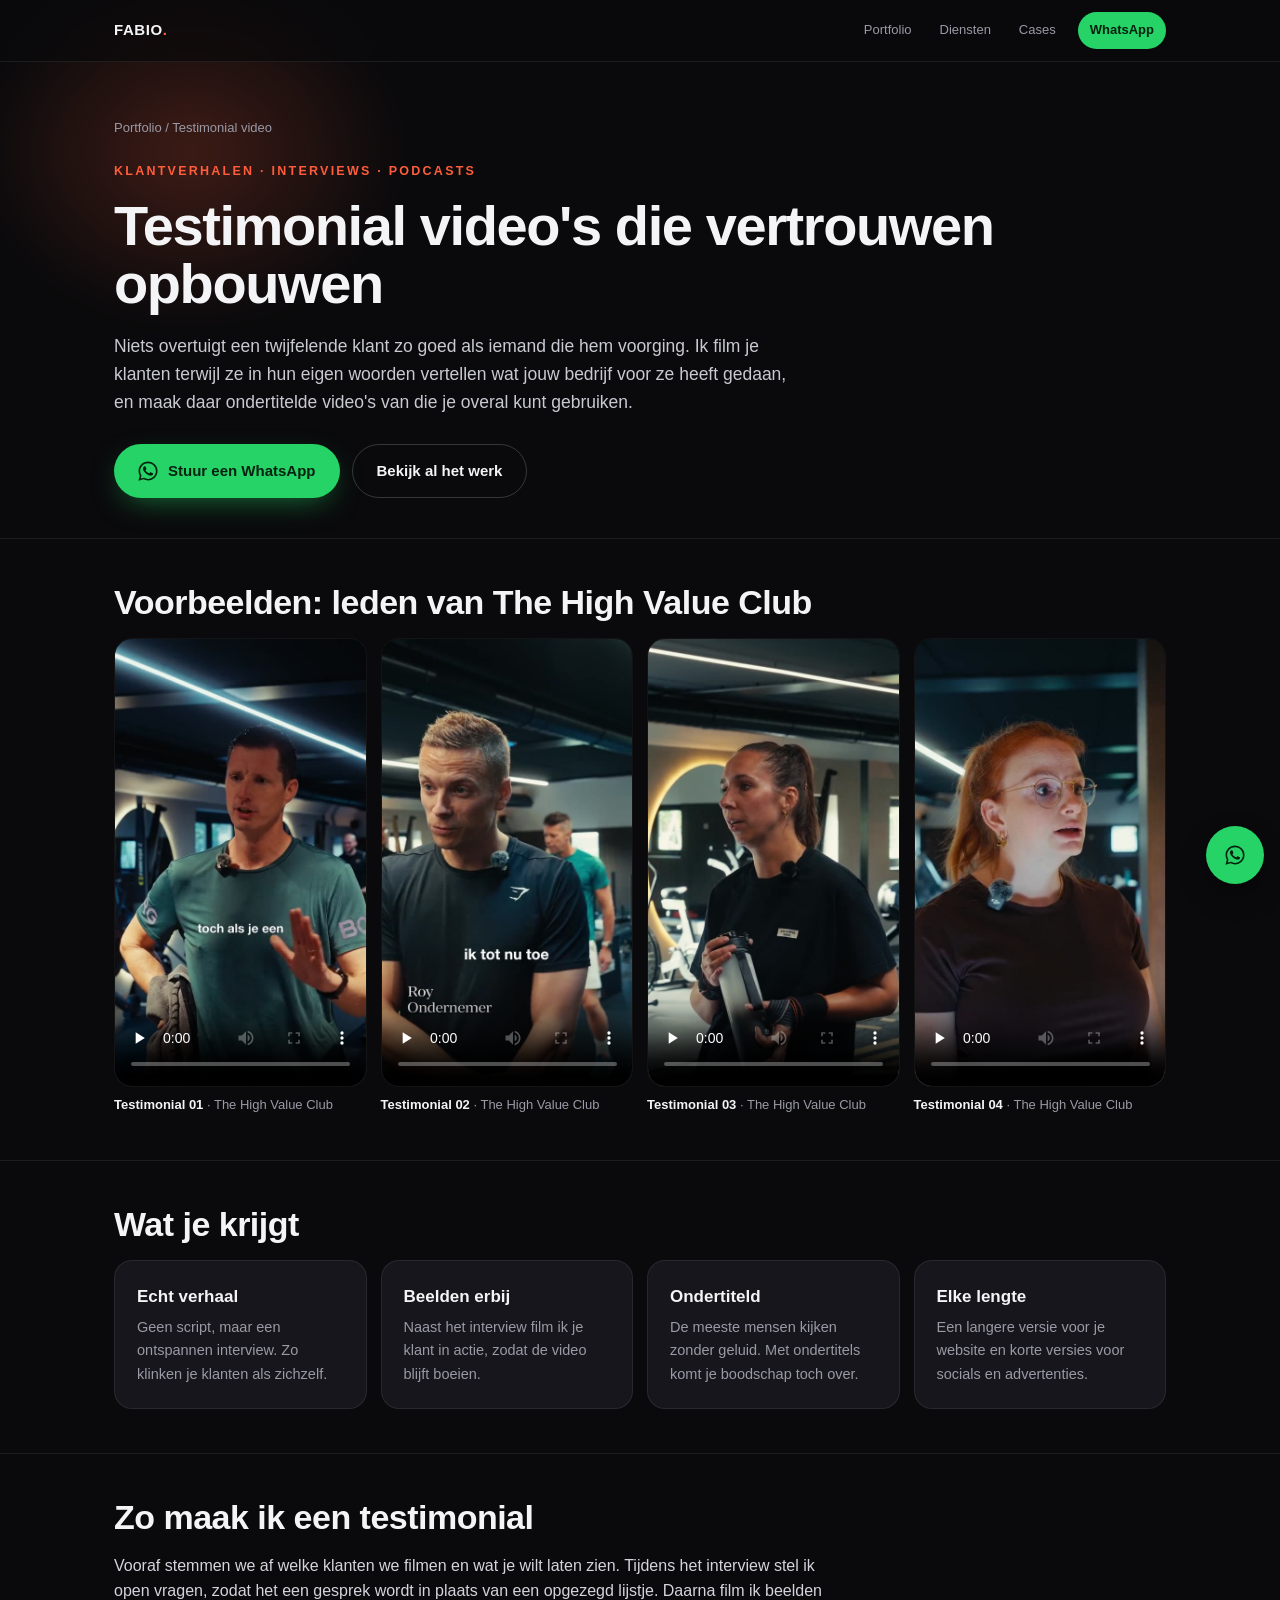
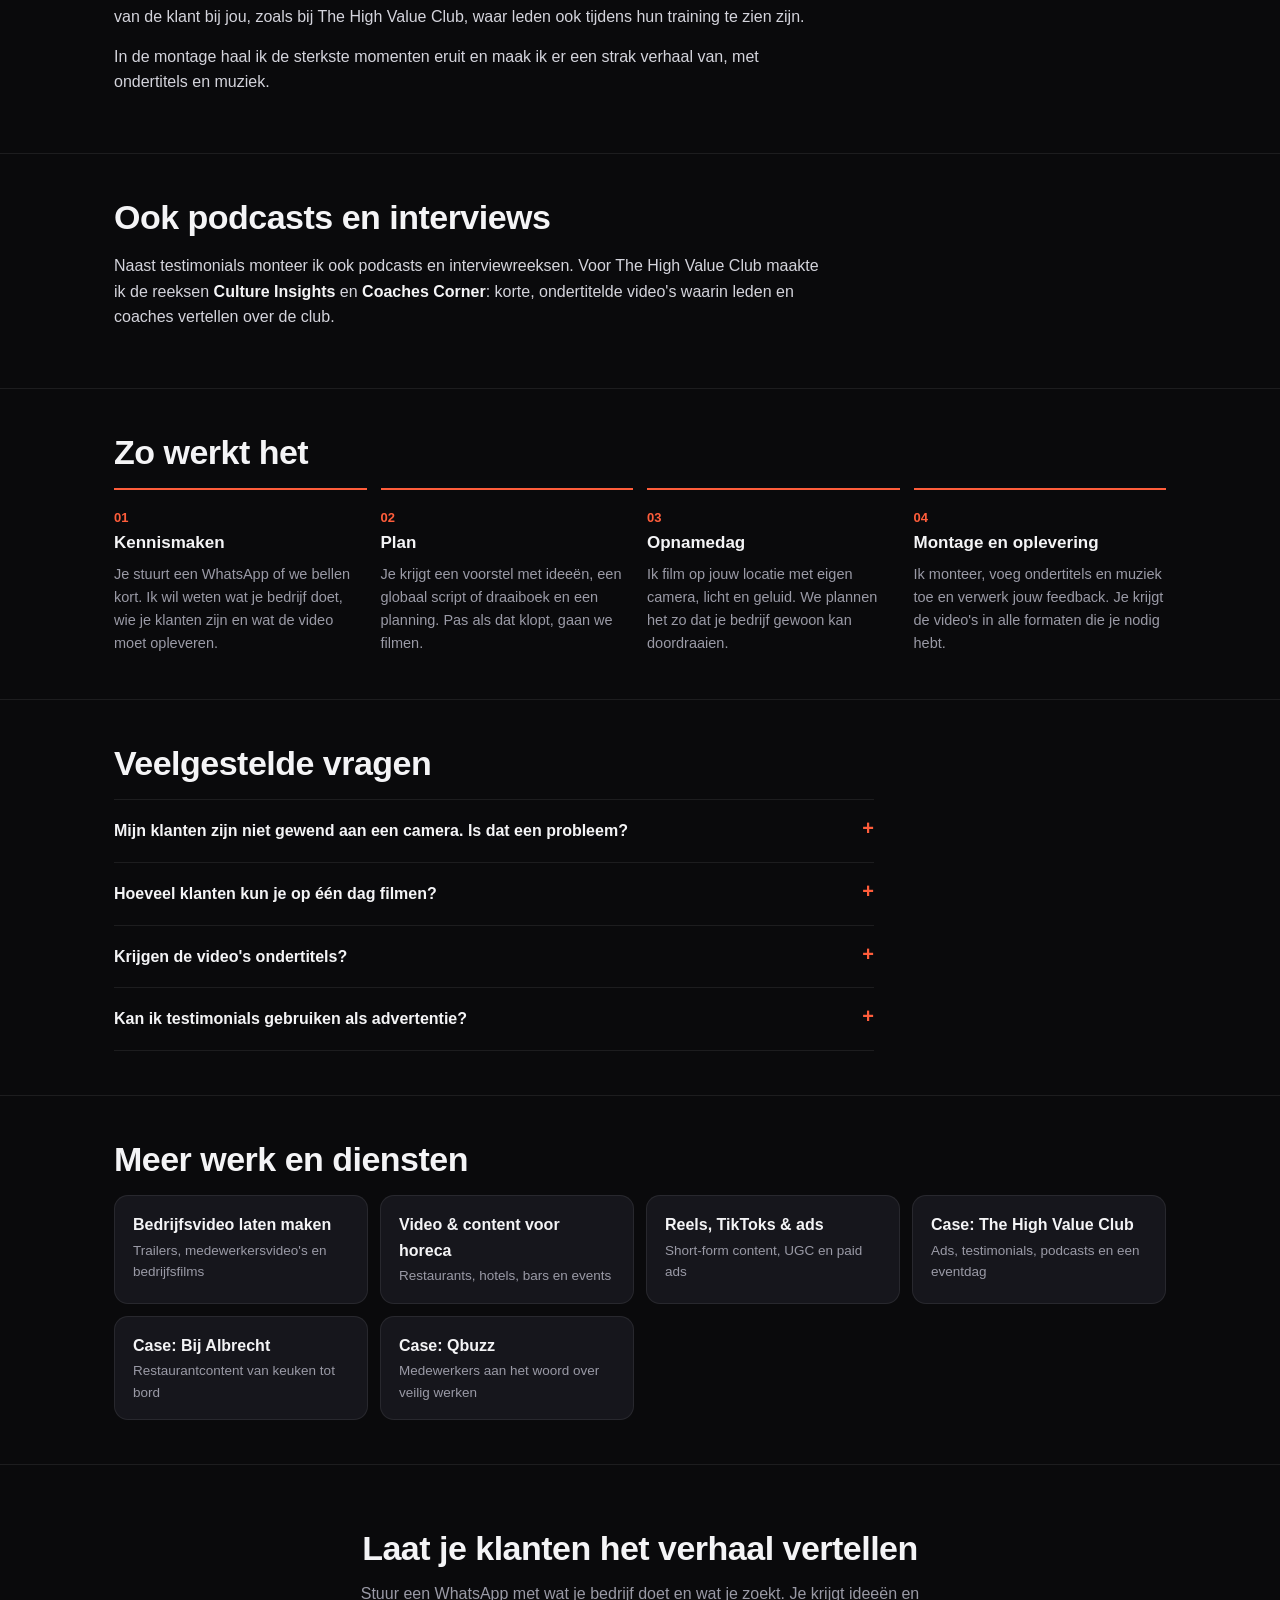
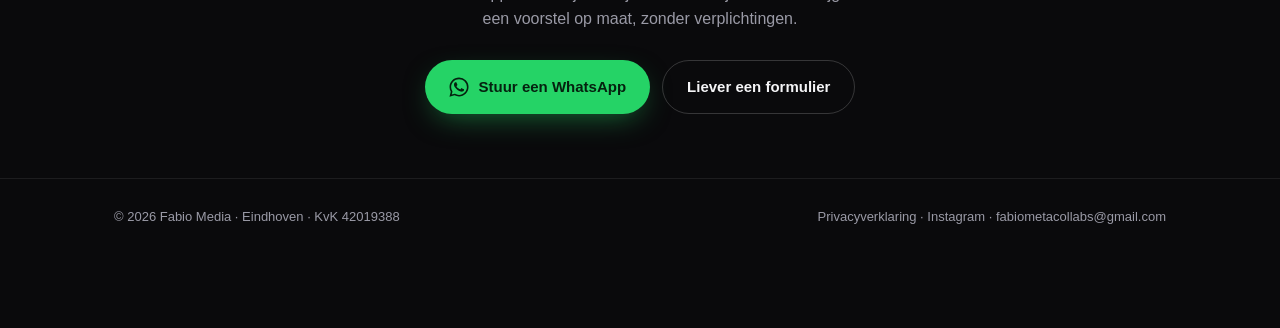
<file: testimonial-video.html>
<!DOCTYPE html>
<html lang="nl">
<head>
<meta charset="UTF-8" />
<meta name="viewport" content="width=device-width, initial-scale=1.0, viewport-fit=cover" />
<title>Testimonial video laten maken | Klantverhalen op video | Fabio Media</title>
<meta name="description" content="Testimonialvideo&#x27;s en klantverhalen laten maken in Eindhoven en Brabant. Echte klanten aan het woord, mooi gefilmd en ondertiteld, voor je website, socials en advertenties." />
<link rel="canonical" href="https://fabiometa.com/portfolio/testimonial-video.html" />
<meta name="theme-color" content="#0a0a0c" />
<link rel="icon" href="data:image/svg+xml,%3Csvg xmlns='http://www.w3.org/2000/svg' viewBox='0 0 64 64'%3E%3Crect width='64' height='64' rx='14' fill='%230a0a0c'/%3E%3Ctext x='14' y='46' font-family='Arial,sans-serif' font-weight='800' font-size='40' fill='%23f4f4f6'%3EF%3C/text%3E%3Ccircle cx='48' cy='44' r='5' fill='%23ff5d3b'/%3E%3C/svg%3E" />
<link rel="stylesheet" href="assets/site.css" />
<meta property="og:type" content="website" />
<meta property="og:site_name" content="Fabio Media" />
<meta property="og:locale" content="nl_NL" />
<meta property="og:url" content="https://fabiometa.com/portfolio/testimonial-video.html" />
<meta property="og:title" content="Testimonial video laten maken | Klantverhalen op video | Fabio Media" />
<meta property="og:description" content="Testimonialvideo&#x27;s en klantverhalen laten maken in Eindhoven en Brabant. Echte klanten aan het woord, mooi gefilmd en ondertiteld, voor je website, socials en advertenties." />
<meta property="og:image" content="https://fabiometa.com/portfolio/assets/og-image.jpg" />
<meta property="og:image:width" content="1200" />
<meta property="og:image:height" content="630" />
<meta name="twitter:card" content="summary_large_image" />
<script type="application/ld+json">
{
  "@context": "https://schema.org",
  "@graph": [
    {
      "@type": "ProfessionalService",
      "@id": "https://fabiometa.com/#business",
      "name": "Fabio Media",
      "url": "https://fabiometa.com/portfolio/"
    },
    {
      "@type": "BreadcrumbList",
      "itemListElement": [
        {
          "@type": "ListItem",
          "position": 1,
          "name": "Portfolio",
          "item": "https://fabiometa.com/portfolio/"
        },
        {
          "@type": "ListItem",
          "position": 2,
          "name": "Testimonial video",
          "item": "https://fabiometa.com/portfolio/testimonial-video.html"
        }
      ]
    },
    {
      "@type": "Service",
      "name": "Testimonial video's die vertrouwen opbouwen",
      "description": "Testimonialvideo's en klantverhalen laten maken in Eindhoven en Brabant. Echte klanten aan het woord, mooi gefilmd en ondertiteld, voor je website, socials en advertenties.",
      "provider": {
        "@id": "https://fabiometa.com/#business"
      },
      "areaServed": [
        "Eindhoven",
        "Noord-Brabant",
        "Nederland"
      ],
      "url": "https://fabiometa.com/portfolio/testimonial-video.html"
    },
    {
      "@type": "VideoObject",
      "name": "Testimonial 01: The High Value Club",
      "description": "Testimonialvideo's en klantverhalen laten maken in Eindhoven en Brabant. Echte klanten aan het woord, mooi gefilmd en ondertiteld, voor je website, socials en advertenties.",
      "thumbnailUrl": "https://fabiometa.com/portfolio/assets/work/hvc-testimonial-01.jpg",
      "contentUrl": "https://fabiometa.com/portfolio/assets/work/hvc-testimonial-01.mp4",
      "uploadDate": "2026-10-21",
      "duration": "PT94S"
    },
    {
      "@type": "VideoObject",
      "name": "Testimonial 02: The High Value Club",
      "description": "Testimonialvideo's en klantverhalen laten maken in Eindhoven en Brabant. Echte klanten aan het woord, mooi gefilmd en ondertiteld, voor je website, socials en advertenties.",
      "thumbnailUrl": "https://fabiometa.com/portfolio/assets/work/hvc-testimonial-02.jpg",
      "contentUrl": "https://fabiometa.com/portfolio/assets/work/hvc-testimonial-02.mp4",
      "uploadDate": "2026-10-21",
      "duration": "PT94S"
    },
    {
      "@type": "VideoObject",
      "name": "Testimonial 03: The High Value Club",
      "description": "Testimonialvideo's en klantverhalen laten maken in Eindhoven en Brabant. Echte klanten aan het woord, mooi gefilmd en ondertiteld, voor je website, socials en advertenties.",
      "thumbnailUrl": "https://fabiometa.com/portfolio/assets/work/hvc-testimonial-03.jpg",
      "contentUrl": "https://fabiometa.com/portfolio/assets/work/hvc-testimonial-03.mp4",
      "uploadDate": "2026-10-21",
      "duration": "PT90S"
    },
    {
      "@type": "VideoObject",
      "name": "Testimonial 04: The High Value Club",
      "description": "Testimonialvideo's en klantverhalen laten maken in Eindhoven en Brabant. Echte klanten aan het woord, mooi gefilmd en ondertiteld, voor je website, socials en advertenties.",
      "thumbnailUrl": "https://fabiometa.com/portfolio/assets/work/hvc-testimonial-04.jpg",
      "contentUrl": "https://fabiometa.com/portfolio/assets/work/hvc-testimonial-04.mp4",
      "uploadDate": "2026-10-21",
      "duration": "PT97S"
    },
    {
      "@type": "FAQPage",
      "mainEntity": [
        {
          "@type": "Question",
          "name": "Mijn klanten zijn niet gewend aan een camera. Is dat een probleem?",
          "acceptedAnswer": {
            "@type": "Answer",
            "text": "Nee. Ik werk zonder script en stel open vragen, zodat het als een gewoon gesprek voelt. De meeste mensen vergeten de camera na een paar minuten."
          }
        },
        {
          "@type": "Question",
          "name": "Hoeveel klanten kun je op één dag filmen?",
          "acceptedAnswer": {
            "@type": "Answer",
            "text": "Op één locatie kunnen vaak meerdere klanten na elkaar aan de beurt komen. Dat plannen we samen, zodat het voor iedereen goed uitkomt."
          }
        },
        {
          "@type": "Question",
          "name": "Krijgen de video's ondertitels?",
          "acceptedAnswer": {
            "@type": "Answer",
            "text": "Ja, alle testimonials worden ondertiteld, in het Nederlands of het Engels."
          }
        },
        {
          "@type": "Question",
          "name": "Kan ik testimonials gebruiken als advertentie?",
          "acceptedAnswer": {
            "@type": "Answer",
            "text": "Ja. Testimonials zijn juist sterk als advertentie. Ik maak er op verzoek korte versies van met verschillende openingen om te testen."
          }
        }
      ]
    }
  ]
}
</script>
</head>
<body>
  <nav class="nav">
    <div class="nav-inner">
      <a class="brand" href="./">FABIO<span>.</span></a>
      <div class="nav-links">
        <a href="./">Portfolio</a>
        <a href="./#services">Diensten</a>
        <a href="./#cases">Cases</a>
        <a class="nav-wa" href="https://wa.me/31682832393?text=Hoi%20Fabio%2C%20ik%20zag%20je%20pagina%20over%20testimonial%20video%27s%20en%20wil%20graag%20meer%20weten." target="_blank" rel="noopener">WhatsApp</a>
      </div>
    </div>
  </nav>

  <main>
    <header class="hero">
      <div class="wrap">
        <p class="crumbs"><a href="./">Portfolio</a> / Testimonial video</p>
        <div class="eyebrow" style="margin-top:22px">Klantverhalen · interviews · podcasts</div>
        <h1>Testimonial video&#x27;s die vertrouwen opbouwen</h1>
        <p class="lead">Niets overtuigt een twijfelende klant zo goed als iemand die hem voorging. Ik film je klanten terwijl ze in hun eigen woorden vertellen wat jouw bedrijf voor ze heeft gedaan, en maak daar ondertitelde video's van die je overal kunt gebruiken.</p>
        <div class="ctas">
          <a class="btn btn-wa" href="https://wa.me/31682832393?text=Hoi%20Fabio%2C%20ik%20zag%20je%20pagina%20over%20testimonial%20video%27s%20en%20wil%20graag%20meer%20weten." target="_blank" rel="noopener"><svg width="20" height="20" viewBox="0 0 24 24" fill="currentColor" aria-hidden="true"><path d="M17.47 14.38c-.3-.15-1.76-.87-2.03-.97-.27-.1-.47-.15-.67.15-.2.3-.77.97-.94 1.17-.17.2-.35.22-.65.07-.3-.15-1.26-.46-2.4-1.48-.89-.79-1.49-1.77-1.66-2.07-.17-.3-.02-.46.13-.61.13-.13.3-.35.45-.52.15-.17.2-.3.3-.5.1-.2.05-.37-.02-.52-.07-.15-.67-1.62-.92-2.22-.24-.58-.49-.5-.67-.51h-.57c-.2 0-.52.07-.79.37-.27.3-1.04 1.02-1.04 2.48s1.07 2.88 1.21 3.08c.15.2 2.1 3.2 5.08 4.49.71.31 1.26.49 1.69.63.71.23 1.36.19 1.87.12.57-.09 1.76-.72 2.01-1.41.25-.7.25-1.29.17-1.41-.07-.13-.27-.2-.57-.35zM12.04 21.5h-.01a9.45 9.45 0 0 1-4.82-1.32l-.35-.21-3.58.94.96-3.49-.23-.36a9.43 9.43 0 0 1-1.45-5.03c0-5.22 4.25-9.47 9.48-9.47 2.53 0 4.91.99 6.7 2.78a9.41 9.41 0 0 1 2.77 6.7c0 5.22-4.25 9.47-9.47 9.47zm8.06-17.53A11.33 11.33 0 0 0 12.04.63C5.76.63.65 5.74.65 12.02c0 2.01.52 3.97 1.52 5.69L.55 23.6l6.04-1.58a11.36 11.36 0 0 0 5.44 1.39h.01c6.28 0 11.39-5.11 11.39-11.39 0-3.04-1.18-5.9-3.33-8.05z"/></svg>Stuur een WhatsApp</a>
          <a class="btn btn-ghost" href="./#work">Bekijk al het werk</a>
        </div>
      </div>
    </header>

    <section>
      <div class="wrap">
        <h2>Voorbeelden: leden van The High Value Club</h2>
        <div class="videos four">
          <figure class="vid"><video controls playsinline preload="none" poster="assets/work/hvc-testimonial-01.jpg" src="assets/work/hvc-testimonial-01.mp4" aria-label="Testimonial 01, The High Value Club"></video><figcaption><b>Testimonial 01</b> · The High Value Club</figcaption></figure><figure class="vid"><video controls playsinline preload="none" poster="assets/work/hvc-testimonial-02.jpg" src="assets/work/hvc-testimonial-02.mp4" aria-label="Testimonial 02, The High Value Club"></video><figcaption><b>Testimonial 02</b> · The High Value Club</figcaption></figure><figure class="vid"><video controls playsinline preload="none" poster="assets/work/hvc-testimonial-03.jpg" src="assets/work/hvc-testimonial-03.mp4" aria-label="Testimonial 03, The High Value Club"></video><figcaption><b>Testimonial 03</b> · The High Value Club</figcaption></figure><figure class="vid"><video controls playsinline preload="none" poster="assets/work/hvc-testimonial-04.jpg" src="assets/work/hvc-testimonial-04.mp4" aria-label="Testimonial 04, The High Value Club"></video><figcaption><b>Testimonial 04</b> · The High Value Club</figcaption></figure>
        </div>
      </div>
    </section>

    <section>
      <div class="wrap">
        <h2>Wat je krijgt</h2>
        <div class="cards">
          <div class="card"><h3>Echt verhaal</h3><p>Geen script, maar een ontspannen interview. Zo klinken je klanten als zichzelf.</p></div>
          <div class="card"><h3>Beelden erbij</h3><p>Naast het interview film ik je klant in actie, zodat de video blijft boeien.</p></div>
          <div class="card"><h3>Ondertiteld</h3><p>De meeste mensen kijken zonder geluid. Met ondertitels komt je boodschap toch over.</p></div>
          <div class="card"><h3>Elke lengte</h3><p>Een langere versie voor je website en korte versies voor socials en advertenties.</p></div>
        </div>
      </div>
    </section>
    <section>
      <div class="wrap">
        <h2>Zo maak ik een testimonial</h2>
        <div class="prose">
          <p>Vooraf stemmen we af welke klanten we filmen en wat je wilt laten zien. Tijdens het interview stel ik open vragen, zodat het een gesprek wordt in plaats van een opgezegd lijstje. Daarna film ik beelden van de klant bij jou, zoals bij The High Value Club, waar leden ook tijdens hun training te zien zijn.</p>
          <p>In de montage haal ik de sterkste momenten eruit en maak ik er een strak verhaal van, met ondertitels en muziek.</p>
        </div>
      </div>
    </section>
    <section>
      <div class="wrap">
        <h2>Ook podcasts en interviews</h2>
        <div class="prose">
          <p>Naast testimonials monteer ik ook podcasts en interviewreeksen. Voor The High Value Club maakte ik de reeksen <strong>Culture Insights</strong> en <strong>Coaches Corner</strong>: korte, ondertitelde video's waarin leden en coaches vertellen over de club.</p>
        </div>
      </div>
    </section>
    <section>
      <div class="wrap">
        <h2>Zo werkt het</h2>
        <div class="steps">
          <div class="step"><h3>Kennismaken</h3><p>Je stuurt een WhatsApp of we bellen kort. Ik wil weten wat je bedrijf doet, wie je klanten zijn en wat de video moet opleveren.</p></div>
          <div class="step"><h3>Plan</h3><p>Je krijgt een voorstel met ideeën, een globaal script of draaiboek en een planning. Pas als dat klopt, gaan we filmen.</p></div>
          <div class="step"><h3>Opnamedag</h3><p>Ik film op jouw locatie met eigen camera, licht en geluid. We plannen het zo dat je bedrijf gewoon kan doordraaien.</p></div>
          <div class="step"><h3>Montage en oplevering</h3><p>Ik monteer, voeg ondertitels en muziek toe en verwerk jouw feedback. Je krijgt de video's in alle formaten die je nodig hebt.</p></div>
        </div>
      </div>
    </section>

    <section>
      <div class="wrap">
        <h2>Veelgestelde vragen</h2>
        <details><summary>Mijn klanten zijn niet gewend aan een camera. Is dat een probleem?</summary><p>Nee. Ik werk zonder script en stel open vragen, zodat het als een gewoon gesprek voelt. De meeste mensen vergeten de camera na een paar minuten.</p></details>
        <details><summary>Hoeveel klanten kun je op één dag filmen?</summary><p>Op één locatie kunnen vaak meerdere klanten na elkaar aan de beurt komen. Dat plannen we samen, zodat het voor iedereen goed uitkomt.</p></details>
        <details><summary>Krijgen de video&#x27;s ondertitels?</summary><p>Ja, alle testimonials worden ondertiteld, in het Nederlands of het Engels.</p></details>
        <details><summary>Kan ik testimonials gebruiken als advertentie?</summary><p>Ja. Testimonials zijn juist sterk als advertentie. Ik maak er op verzoek korte versies van met verschillende openingen om te testen.</p></details>
      </div>
    </section>

    <section>
      <div class="wrap">
        <h2>Meer werk en diensten</h2>
        <div class="more">
          <a href="bedrijfsvideo-eindhoven.html">Bedrijfsvideo laten maken<span>Trailers, medewerkersvideo&#x27;s en bedrijfsfilms</span></a>
          <a href="horeca-video.html">Video &amp; content voor horeca<span>Restaurants, hotels, bars en events</span></a>
          <a href="social-media-content.html">Reels, TikToks &amp; ads<span>Short-form content, UGC en paid ads</span></a>
          <a href="case-the-high-value-club.html">Case: The High Value Club<span>Ads, testimonials, podcasts en een eventdag</span></a>
          <a href="case-bij-albrecht.html">Case: Bij Albrecht<span>Restaurantcontent van keuken tot bord</span></a>
          <a href="case-qbuzz.html">Case: Qbuzz<span>Medewerkers aan het woord over veilig werken</span></a>
        </div>
      </div>
    </section>

    <section class="final">
      <div class="wrap">
        <h2>Laat je klanten het verhaal vertellen</h2>
        <p>Stuur een WhatsApp met wat je bedrijf doet en wat je zoekt. Je krijgt ideeën en een voorstel op maat, zonder verplichtingen.</p>
        <div class="ctas">
          <a class="btn btn-wa" href="https://wa.me/31682832393?text=Hoi%20Fabio%2C%20ik%20zag%20je%20pagina%20over%20testimonial%20video%27s%20en%20wil%20graag%20meer%20weten." target="_blank" rel="noopener"><svg width="20" height="20" viewBox="0 0 24 24" fill="currentColor" aria-hidden="true"><path d="M17.47 14.38c-.3-.15-1.76-.87-2.03-.97-.27-.1-.47-.15-.67.15-.2.3-.77.97-.94 1.17-.17.2-.35.22-.65.07-.3-.15-1.26-.46-2.4-1.48-.89-.79-1.49-1.77-1.66-2.07-.17-.3-.02-.46.13-.61.13-.13.3-.35.45-.52.15-.17.2-.3.3-.5.1-.2.05-.37-.02-.52-.07-.15-.67-1.62-.92-2.22-.24-.58-.49-.5-.67-.51h-.57c-.2 0-.52.07-.79.37-.27.3-1.04 1.02-1.04 2.48s1.07 2.88 1.21 3.08c.15.2 2.1 3.2 5.08 4.49.71.31 1.26.49 1.69.63.71.23 1.36.19 1.87.12.57-.09 1.76-.72 2.01-1.41.25-.7.25-1.29.17-1.41-.07-.13-.27-.2-.57-.35zM12.04 21.5h-.01a9.45 9.45 0 0 1-4.82-1.32l-.35-.21-3.58.94.96-3.49-.23-.36a9.43 9.43 0 0 1-1.45-5.03c0-5.22 4.25-9.47 9.48-9.47 2.53 0 4.91.99 6.7 2.78a9.41 9.41 0 0 1 2.77 6.7c0 5.22-4.25 9.47-9.47 9.47zm8.06-17.53A11.33 11.33 0 0 0 12.04.63C5.76.63.65 5.74.65 12.02c0 2.01.52 3.97 1.52 5.69L.55 23.6l6.04-1.58a11.36 11.36 0 0 0 5.44 1.39h.01c6.28 0 11.39-5.11 11.39-11.39 0-3.04-1.18-5.9-3.33-8.05z"/></svg>Stuur een WhatsApp</a>
          <a class="btn btn-ghost" href="./#contact">Liever een formulier</a>
        </div>
      </div>
    </section>
  </main>

  <footer>
    <div class="wrap">
      <span>© 2026 Fabio Media · Eindhoven · KvK 42019388</span>
      <span><a href="./#privacy">Privacyverklaring</a> · <a href="https://www.instagram.com/fabiometa_/" target="_blank" rel="noopener">Instagram</a> · <a href="mailto:fabiometacollabs@gmail.com">fabiometacollabs@gmail.com</a></span>
    </div>
  </footer>

  <a class="wa-float" href="https://wa.me/31682832393?text=Hoi%20Fabio%2C%20ik%20zag%20je%20pagina%20over%20testimonial%20video%27s%20en%20wil%20graag%20meer%20weten." target="_blank" rel="noopener" aria-label="WhatsApp"><svg width="20" height="20" viewBox="0 0 24 24" fill="currentColor" aria-hidden="true"><path d="M17.47 14.38c-.3-.15-1.76-.87-2.03-.97-.27-.1-.47-.15-.67.15-.2.3-.77.97-.94 1.17-.17.2-.35.22-.65.07-.3-.15-1.26-.46-2.4-1.48-.89-.79-1.49-1.77-1.66-2.07-.17-.3-.02-.46.13-.61.13-.13.3-.35.45-.52.15-.17.2-.3.3-.5.1-.2.05-.37-.02-.52-.07-.15-.67-1.62-.92-2.22-.24-.58-.49-.5-.67-.51h-.57c-.2 0-.52.07-.79.37-.27.3-1.04 1.02-1.04 2.48s1.07 2.88 1.21 3.08c.15.2 2.1 3.2 5.08 4.49.71.31 1.26.49 1.69.63.71.23 1.36.19 1.87.12.57-.09 1.76-.72 2.01-1.41.25-.7.25-1.29.17-1.41-.07-.13-.27-.2-.57-.35zM12.04 21.5h-.01a9.45 9.45 0 0 1-4.82-1.32l-.35-.21-3.58.94.96-3.49-.23-.36a9.43 9.43 0 0 1-1.45-5.03c0-5.22 4.25-9.47 9.48-9.47 2.53 0 4.91.99 6.7 2.78a9.41 9.41 0 0 1 2.77 6.7c0 5.22-4.25 9.47-9.47 9.47zm8.06-17.53A11.33 11.33 0 0 0 12.04.63C5.76.63.65 5.74.65 12.02c0 2.01.52 3.97 1.52 5.69L.55 23.6l6.04-1.58a11.36 11.36 0 0 0 5.44 1.39h.01c6.28 0 11.39-5.11 11.39-11.39 0-3.04-1.18-5.9-3.33-8.05z"/></svg></a>
</body>
</html>
</file>
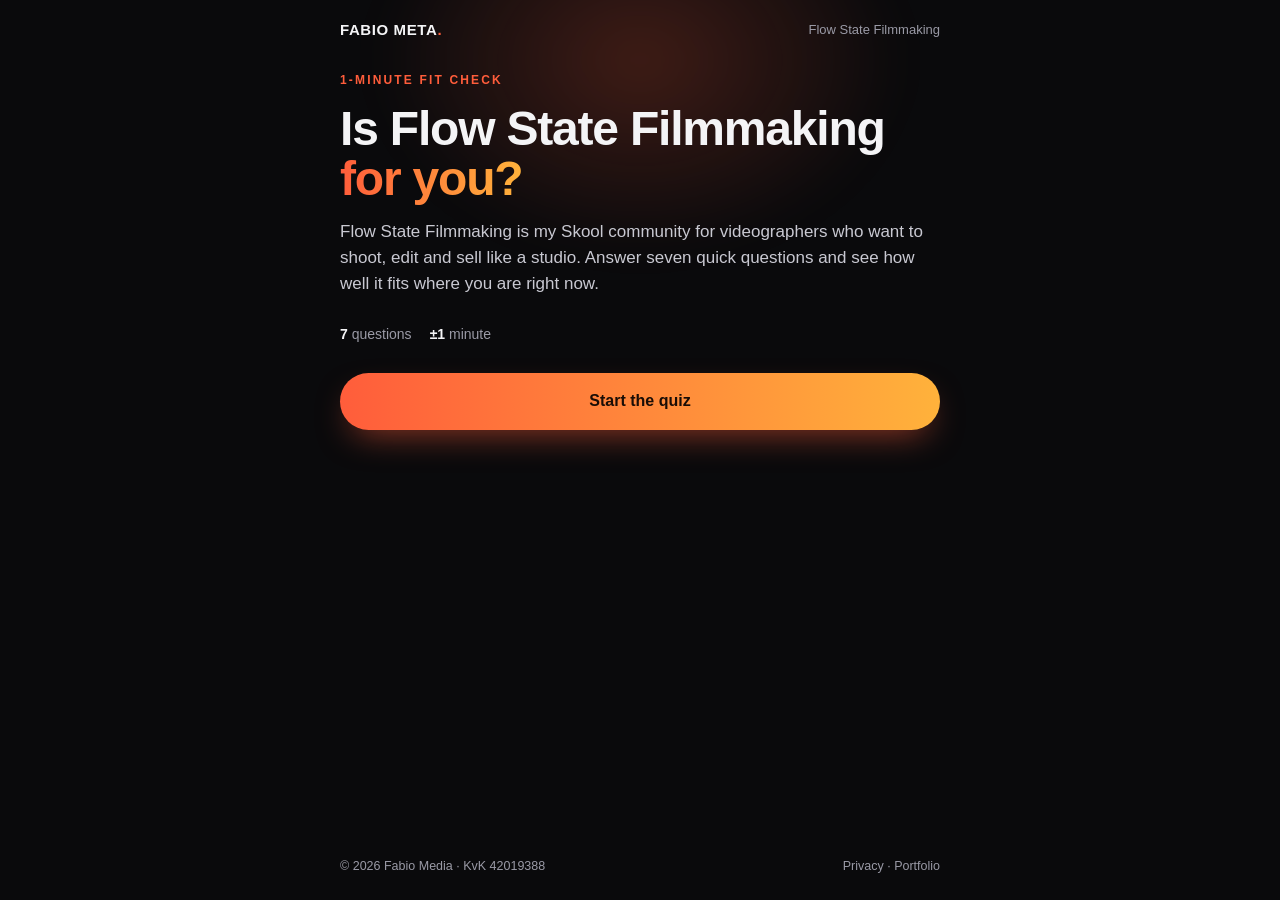
<file: deploy/public_html/flow-state-quiz.html>
<!DOCTYPE html>
<html lang="en">
<head>
<meta charset="UTF-8" />
<meta name="viewport" content="width=device-width, initial-scale=1.0, viewport-fit=cover" />
<title>Is Flow State Filmmaking for you? | 1-minute fit check</title>
<meta name="description" content="Seven quick questions to see how well Flow State Filmmaking fits you: the Skool community by Fabio Meta for videographers who want to shoot, edit and sell like a studio." />
<link rel="canonical" href="https://fabiometa.com/flow-state-quiz.html" />
<meta name="theme-color" content="#0a0a0c" />
<link rel="icon" href="data:image/svg+xml,%3Csvg xmlns='http://www.w3.org/2000/svg' viewBox='0 0 64 64'%3E%3Crect width='64' height='64' rx='14' fill='%230a0a0c'/%3E%3Ctext x='14' y='46' font-family='Arial,sans-serif' font-weight='800' font-size='40' fill='%23f4f4f6'%3EF%3C/text%3E%3Ccircle cx='48' cy='44' r='5' fill='%23ff5d3b'/%3E%3C/svg%3E" />
<meta property="og:type" content="website" />
<meta property="og:site_name" content="Fabio Meta" />
<meta property="og:url" content="https://fabiometa.com/flow-state-quiz.html" />
<meta property="og:title" content="Is Flow State Filmmaking for you? Take the 1-minute fit check" />
<meta property="og:description" content="Seven questions. Get your compatibility score for the community." />
<meta property="og:image" content="https://fabiometa.com/flow-state-og.jpg" />
<meta property="og:image:width" content="1200" />
<meta property="og:image:height" content="630" />
<meta name="twitter:card" content="summary_large_image" />
<style>
  :root{
    --bg:#0a0a0c;
    --card:#16161c;
    --card2:#1d1d25;
    --text:#f4f4f6;
    --muted:#9a9aa6;
    --line:rgba(255,255,255,.09);
    --accent:#ff5d3b;
    --accent2:#ffb23b;
    --radius:18px;
  }
  *{box-sizing:border-box;margin:0;padding:0}
  body{
    background:var(--bg);color:var(--text);min-height:100vh;min-height:100dvh;
    font-family:-apple-system,BlinkMacSystemFont,"Segoe UI",Inter,Roboto,Helvetica,Arial,sans-serif;
    -webkit-font-smoothing:antialiased;line-height:1.55;overflow-x:hidden;
    display:flex;flex-direction:column;
  }
  body::before{
    content:"";position:fixed;top:-220px;left:50%;transform:translateX(-50%);width:760px;height:560px;border-radius:50%;
    background:radial-gradient(closest-side,rgba(255,93,59,.22),transparent 70%);filter:blur(20px);pointer-events:none;z-index:-1;
  }
  a{color:inherit}
  html{-webkit-text-size-adjust:100%;text-size-adjust:100%}
  button{font:inherit;color:inherit;border:0;background:none;cursor:pointer}
  /* No double-tap zoom or grey flash when tapping */
  button,a{touch-action:manipulation;-webkit-tap-highlight-color:transparent}

  header{max-width:640px;width:100%;margin:0 auto;padding:calc(18px + env(safe-area-inset-top)) calc(20px + env(safe-area-inset-right)) 18px calc(20px + env(safe-area-inset-left));display:flex;justify-content:space-between;align-items:center;font-size:13px;color:var(--muted)}
  .brand{font-weight:800;letter-spacing:.04em;font-size:15px;color:var(--text);text-decoration:none}
  .brand span{color:var(--accent)}

  main{flex:1;width:100%;max-width:640px;margin:0 auto;padding:12px calc(20px + env(safe-area-inset-right)) 40px calc(20px + env(safe-area-inset-left))}
  .eyebrow{color:var(--accent);font-size:12px;font-weight:700;letter-spacing:.18em;text-transform:uppercase}
  h1{font-size:clamp(32px,7vw,48px);line-height:1.05;font-weight:800;letter-spacing:-.025em;margin:14px 0}
  h1 em,h2 em{font-style:normal;background:linear-gradient(90deg,var(--accent),var(--accent2));-webkit-background-clip:text;background-clip:text;color:transparent}
  .lead{color:#c9c9d2;font-size:17px;margin-bottom:26px}
  .meta{display:flex;gap:18px;flex-wrap:wrap;color:var(--muted);font-size:14px;margin-bottom:28px}
  .meta b{color:var(--text)}

  .btn{display:inline-flex;align-items:center;justify-content:center;gap:10px;padding:16px 26px;border-radius:999px;font-weight:700;font-size:16px;text-decoration:none;transition:transform .2s,box-shadow .2s}
  .btn:hover{transform:translateY(-2px)}
  .btn-main{background:linear-gradient(90deg,var(--accent),var(--accent2));color:#1a0d06;box-shadow:0 14px 34px -12px rgba(255,93,59,.6)}
  .btn-ghost{border:1px solid rgba(255,255,255,.18)}
  .btn-block{width:100%}

  /* quiz */
  .top{display:flex;justify-content:space-between;align-items:center;font-size:13px;color:var(--muted);margin-bottom:10px}
  .back{color:var(--muted);font-size:13px;padding:6px 0}
  .back:hover{color:var(--text)}
  .back[hidden]{visibility:hidden;display:inline}
  .bar{height:4px;border-radius:4px;background:var(--line);overflow:hidden;margin-bottom:28px}
  .bar i{display:block;height:100%;width:0;background:linear-gradient(90deg,var(--accent),var(--accent2));transition:width .3s}
  .q{font-size:clamp(23px,5vw,30px);line-height:1.2;font-weight:800;letter-spacing:-.015em;margin-bottom:20px}
  .opts{display:grid;gap:10px}
  .opt{
    width:100%;text-align:left;display:flex;gap:14px;align-items:center;
    background:var(--card);border:1px solid var(--line);border-radius:14px;padding:16px 18px;font-size:16px;
    transition:border-color .15s,background .15s;
  }
  .opt{min-height:58px;-webkit-user-select:none;user-select:none;transition:border-color .15s,background .15s,transform .1s}
  .opt:active{transform:scale(.98)}
  .opt:focus-visible{border-color:rgba(255,93,59,.6);background:var(--card2);outline:none}
  @media (hover:hover){ .opt:hover{border-color:rgba(255,93,59,.6);background:var(--card2)} }
  .opt.picked{border-color:var(--accent);background:rgba(255,93,59,.1)}
  .opt i{flex:none;width:28px;height:28px;border-radius:8px;display:grid;place-items:center;font-style:normal;font-size:13px;font-weight:700;color:var(--muted);border:1px solid var(--line)}

  /* result */
  .score{display:flex;align-items:center;gap:22px;margin:18px 0 22px}
  .ring{flex:none;width:118px;height:118px;border-radius:50%;display:grid;place-items:center;position:relative}
  .ring::after{content:"";position:absolute;inset:10px;border-radius:50%;background:var(--bg)}
  .ring span{position:relative;z-index:1;font-size:30px;font-weight:800}
  .verdict{font-size:clamp(24px,5.4vw,32px);line-height:1.15;font-weight:800;letter-spacing:-.015em}
  .tag{display:inline-block;margin-bottom:8px;font-size:12px;font-weight:700;letter-spacing:.14em;text-transform:uppercase;color:var(--accent2)}
  .why{background:var(--card);border:1px solid var(--line);border-radius:var(--radius);padding:20px 20px 8px;margin:6px 0 22px}
  .why h3{font-size:15px;margin-bottom:10px}
  .why ul{list-style:none;display:grid;gap:10px;padding-bottom:12px}
  .why li{display:flex;gap:10px;color:#d4d4dc;font-size:15px}
  .why li::before{content:"✓";color:var(--accent);font-weight:800}
  .offer{color:var(--muted);font-size:13.5px;text-align:center;margin-top:10px}
  /* Keeps the Skool button within thumb reach while the result is scrolled */
  .cta-dock{position:sticky;bottom:0;z-index:5;padding:16px 0 calc(12px + env(safe-area-inset-bottom));background:linear-gradient(rgba(10,10,12,0),var(--bg) 26%)}
  .share{display:flex;align-items:center;justify-content:center;gap:8px;width:100%;margin-top:14px;padding:14px;border-radius:999px;border:1px solid rgba(255,255,255,.18);font-weight:600;font-size:15px}
  .again{display:block;margin:18px auto 0;color:var(--muted);font-size:14px;text-decoration:underline;text-underline-offset:3px}
  .screen{animation:in .25s ease}
  @keyframes in{from{opacity:0;transform:translateY(8px)}to{opacity:1;transform:none}}
  /* Small phones (iPhone SE, mini): a question and its answers fit on one screen */
  @media (max-height:700px){
    header{padding-top:calc(12px + env(safe-area-inset-top));padding-bottom:10px}
    main{padding-top:4px}
    h1{font-size:31px;margin:10px 0}
    .lead{font-size:15.5px;margin-bottom:18px}
    .meta{margin-bottom:20px}
    .bar{margin-bottom:18px}
    .q{font-size:22px;margin-bottom:14px}
    .opts{gap:8px}
    .opt{padding:12px 14px;font-size:15.5px;min-height:52px}
    .score{margin:10px 0 14px}
    .ring{width:96px;height:96px}
    .ring span{font-size:25px}
  }
  @media (max-width:360px){ .score{gap:14px} .verdict{font-size:22px} .btn{font-size:15px;padding:15px 16px} }
  .btn-block{white-space:nowrap}
  @media (prefers-reduced-motion:reduce){*{animation:none!important;transition:none!important}}

  body[data-view="question"] footer{display:none}
  footer{max-width:640px;width:100%;margin:0 auto;padding:20px 20px calc(24px + env(safe-area-inset-bottom));color:var(--muted);font-size:12.5px;display:flex;gap:6px 16px;flex-wrap:wrap;justify-content:space-between}
  footer a{text-decoration:none}
  footer a:hover{color:var(--text)}
</style>
</head>
<body>
  <header>
    <a class="brand" href="https://www.instagram.com/fabiometa_/" target="_blank" rel="noopener">FABIO META<span>.</span></a>
    <span>Flow State Filmmaking</span>
  </header>

  <main id="app">
    <section class="screen" id="intro">
      <div class="eyebrow">1-minute fit check</div>
      <h1>Is Flow State Filmmaking <em>for you?</em></h1>
      <p class="lead">Flow State Filmmaking is my Skool community for videographers who want to shoot, edit and sell like a studio. Answer seven quick questions and see how well it fits where you are right now.</p>
      <div class="meta"><span><b>7</b> questions</span><span><b>±1</b> minute</span></div>
      <button class="btn btn-main btn-block" id="start" type="button">Start the quiz</button>
    </section>
  </main>

  <footer>
    <span>© <span id="yr"></span> Fabio Media · KvK 42019388</span>
    <span><a href="https://fabiometa.com/portfolio/#privacy">Privacy</a> · <a href="https://fabiometa.com/portfolio/">Portfolio</a></span>
  </footer>

<script>
  const SKOOL = "https://www.skool.com/flow-state-filmmaking-2007/about";

  // Each option has a weight (0–3: how much the community helps this person)
  // and an optional reason shown on the result screen.
  const QUESTIONS = [
    {
      q: "Where is your video work right now?",
      opts: [
        { t: "I get paid, but not enough", w: 3, why: "You already have paying clients. The pricing and positioning lessons help you charge what your work is worth." },
        { t: "I shoot for free to build my portfolio", w: 2, why: "You're building a reel. You'll learn how to turn it into your first paid projects." },
        { t: "I haven't had a paid project yet", w: 2, why: "You're at the start, which is the best moment to set up a proper workflow and pricing." },
        { t: "It's just a hobby, I don't plan to charge", w: 0 },
      ],
    },
    {
      q: "What do you usually charge for a project?",
      opts: [
        { t: "Under €300", w: 3, why: "Under €300 a project is exactly the situation the pricing guide is built for." },
        { t: "€300 – €1,000", w: 3, why: "You're in the €300–€1,000 range. Moving to outcome-based packages is the next step." },
        { t: "More than €1,000", w: 1 },
        { t: "I honestly don't know what to charge", w: 3, why: "Not knowing what to charge is fixed with the pricing guide and real examples of quotes." },
      ],
    },
    {
      q: "How do you find your clients?",
      opts: [
        { t: "Referrals and DMs, no real system", w: 3, why: "Clients come in waves without a system. You'll learn a repeatable way to land work." },
        { t: "I don't have clients yet", w: 2, why: "No clients yet? The selling stage shows you how to pitch your first ones." },
        { t: "I have a pipeline that mostly works", w: 1 },
        { t: "They find me, but rarely", w: 3, why: "Waiting for clients to find you keeps you stuck. You'll learn to go out and get them." },
      ],
    },
    {
      q: "What slows you down the most?",
      opts: [
        { t: "Pricing and selling my work", w: 3, why: "Selling is your bottleneck, and pricing and selling are a core part of the community." },
        { t: "Editing and colour take forever", w: 3, why: "Editing and colour slow you down. You get my full editing and grading workflow, so every project starts from a system instead of from zero." },
        { t: "Getting the shots right on set", w: 2, why: "You'll learn story-first shot lists and on-set habits that make the edit easy." },
        { t: "Finding time", w: 1 },
      ],
    },
    {
      q: "Which editing software do you use?",
      opts: [
        { t: "DaVinci Resolve", w: 3, why: "You edit in DaVinci Resolve, the same software I teach in." },
        { t: "Premiere Pro or Final Cut", w: 2 },
        { t: "CapCut or another phone app", w: 1 },
        { t: "I don't edit yet", w: 1 },
      ],
    },
    {
      q: "How many hours a week can you put in?",
      opts: [
        { t: "7 or more", w: 3, why: "With 7+ hours a week, you can work through the lessons fast and apply them right away." },
        { t: "3 to 5", w: 3, why: "3–5 hours a week is enough. The lessons are short and made to use on your next job." },
        { t: "It depends on the week", w: 2 },
        { t: "Less than an hour", w: 0 },
      ],
    },
    {
      q: "Where do you want to be in 12 months?",
      opts: [
        { t: "Making a full-time living from video", w: 3, why: "You want to go full-time, the exact path I'm walking myself." },
        { t: "A solid side income from video", w: 3, why: "A solid side income is very doable with better pricing and a few repeat clients." },
        { t: "Just better at filmmaking, for fun", w: 1 },
        { t: "Not sure yet", w: 1 },
      ],
    },
  ];

  const app = document.getElementById("app");
  const INTRO = app.innerHTML;
  let step = 0;
  let answers = [];
  let busy = false;

  const esc = s => s.replace(/[&<>"]/g, c => ({ "&":"&amp;", "<":"&lt;", ">":"&gt;", '"':"&quot;" }[c]));

  function show(html, view){
    document.body.dataset.view = view;
    app.innerHTML = `<section class="screen">${html}</section>`;
    const first = app.querySelector("button, a");
    if (first) first.focus({ preventScroll:true });
    scrollTo({ top:0 });
  }

  function renderQuestion(){
    const item = QUESTIONS[step];
    show(`
      <div class="top">
        <button class="back" type="button" ${step === 0 ? "hidden" : ""}>← Back</button>
        <span>Question ${step + 1} of ${QUESTIONS.length}</span>
      </div>
      <div class="bar"><i style="width:${(step / QUESTIONS.length) * 100}%"></i></div>
      <h2 class="q">${esc(item.q)}</h2>
      <div class="opts">
        ${item.opts.map((o, i) => `<button class="opt${answers[step] === i ? " picked" : ""}" type="button" data-i="${i}"><i>${String.fromCharCode(65 + i)}</i><span>${esc(o.t)}</span></button>`).join("")}
      </div>`, "question");
    // Focus the first option rather than the hidden Back button.
    app.querySelector(".opt").focus({ preventScroll:true });
  }

  function renderResult(){
    const max = QUESTIONS.reduce((s, q) => s + Math.max(...q.opts.map(o => o.w)), 0);
    const got = answers.reduce((s, a, i) => s + QUESTIONS[i].opts[a].w, 0);
    const pct = Math.round((got / max) * 100);
    const reasons = answers.map((a, i) => QUESTIONS[i].opts[a].why).filter(Boolean).slice(0, 4);

    let tag, verdict, text, cta;
    if (pct >= 80) {
      tag = "Strong fit";
      verdict = "This is exactly who I built it for.";
      text = "You're exactly who it's built for, and you have the time to put in. Start the free trial and watch the first module tonight.";
      cta = "Join Flow State Filmmaking";
    } else if (pct >= 60) {
      tag = "Good fit";
      verdict = "You'd get real value out of this.";
      text = "You have at least one of the gaps the community is built to close: pricing, workflow or finding clients. The free trial lets you see it for yourself.";
      cta = "Start your free trial";
    } else if (pct >= 40) {
      tag = "Decent fit";
      verdict = "Parts of it will help you.";
      text = "Not everything will be new to you, but the pricing and selling side could still make a difference. Try it for free and decide then.";
      cta = "Have a look for free";
    } else {
      tag = "Early, but welcome";
      verdict = "You might be a bit early, and that's fine.";
      text = "If you're not charging yet or don't have much time, you can still join and go at your own pace. The trial costs you nothing.";
      cta = "Try it free anyway";
    }

    const color = pct >= 60 ? "var(--accent)" : "var(--accent2)";
    show(`
      <div class="eyebrow">Your result</div>
      <div class="score">
        <div class="ring" style="background:conic-gradient(${color} ${pct * 3.6}deg, var(--line) 0)"><span>${pct}%</span></div>
        <div><span class="tag">${tag}</span><div class="verdict">${verdict}</div></div>
      </div>
      <p class="lead">${text}</p>
      ${reasons.length ? `<div class="why"><h3>Why it fits you</h3><ul>${reasons.map(r => `<li>${esc(r)}</li>`).join("")}</ul></div>` : ""}
      <div class="cta-dock">
        <a class="btn btn-main btn-block" href="${SKOOL}">${cta} →</a>
        <p class="offer">Opens Skool · free trial, then from $25/month · cancel any time</p>
      </div>
      ${canShare ? `<button class="share" type="button" data-pct="${pct}">${SHARE_SVG}Share my score</button>` : ""}
      <button class="again" type="button">Retake the quiz</button>`, "result");
  }

  const canShare = !!(navigator.share || navigator.clipboard);
  const SHARE_SVG = '<svg width="18" height="18" viewBox="0 0 24 24" fill="none" stroke="currentColor" stroke-width="2" aria-hidden="true"><path d="M4 12v8a2 2 0 0 0 2 2h12a2 2 0 0 0 2-2v-8"/><path d="M16 6l-4-4-4 4"/><path d="M12 2v13"/></svg>';

  // Every screen gets its own history entry, so the phone's back gesture
  // goes to the previous question instead of leaving the quiz.
  function go(view, push = true){
    if (push) history.pushState({ view }, "");
    if (view === "result") renderResult();
    else { step = view; renderQuestion(); }
  }
  addEventListener("popstate", e => {
    const view = e.state && e.state.view;
    if (view === "result" && answers.length === QUESTIONS.length) renderResult();
    else if (typeof view === "number" && view <= answers.length) { step = view; renderQuestion(); }
    else { document.body.dataset.view = "intro"; app.innerHTML = INTRO; scrollTo({ top:0 }); }
  });

  async function share(pct){
    const url = location.href.split("#")[0];
    const text = `I scored ${pct}% on the Flow State Filmmaking fit check. How do you score?`;
    try {
      if (navigator.share) { await navigator.share({ title:"Flow State Filmmaking fit check", text, url }); return; }
      await navigator.clipboard.writeText(`${text} ${url}`);
      const b = app.querySelector(".share"); if (b) b.textContent = "Link copied ✓";
    } catch (err) { /* the visitor closed the share sheet */ }
  }

  app.addEventListener("click", e => {
    if (e.target.closest("#start") || e.target.closest(".again")) { answers = []; go(0); return; }
    if (e.target.closest(".back")) { history.back(); return; }
    const shareBtn = e.target.closest(".share");
    if (shareBtn) { share(shareBtn.dataset.pct); return; }
    const opt = e.target.closest(".opt");
    if (!opt || busy) return;
    busy = true;
    answers[step] = Number(opt.dataset.i);
    answers.length = step + 1;   // changing an earlier answer drops the ones after it
    opt.classList.add("picked");
    if (navigator.vibrate) navigator.vibrate(8);
    // A short pause so the tap registers visually before moving on.
    setTimeout(() => { busy = false; go(step + 1 < QUESTIONS.length ? step + 1 : "result"); }, 180);
  });

  document.body.dataset.view = "intro";
  document.getElementById("yr").textContent = new Date().getFullYear();
</script>
</body>
</html>
</file>
<file: assets/site.css>
/* Shared styles for the service and case pages. The portfolio (index.html) keeps its own inline styles. */
:root{
  --bg:#0a0a0c;
  --bg-soft:#111116;
  --card:#16161c;
  --text:#f4f4f6;
  --muted:#9a9aa6;
  --line:rgba(255,255,255,.08);
  --accent:#ff5d3b;
  --accent2:#ffb23b;
  --wa:#25d366;
  --radius:18px;
  --maxw:1100px;
}
*{box-sizing:border-box;margin:0;padding:0}
html{scroll-behavior:smooth}
body{
  background:var(--bg);color:var(--text);
  font-family:-apple-system,BlinkMacSystemFont,"Segoe UI",Inter,Roboto,Helvetica,Arial,sans-serif;
  -webkit-font-smoothing:antialiased;line-height:1.6;overflow-x:hidden;
}
a{color:inherit}
img,video{max-width:100%}

/* nav */
.nav{position:sticky;top:0;z-index:50;backdrop-filter:saturate(160%) blur(14px);background:rgba(10,10,12,.72);border-bottom:1px solid var(--line)}
.nav-inner{max-width:var(--maxw);margin:0 auto;padding:12px 24px;display:flex;align-items:center;justify-content:space-between;gap:16px}
.brand{font-weight:800;letter-spacing:.04em;font-size:15px;text-decoration:none}
.brand span{color:var(--accent)}
.nav-links{display:flex;gap:4px;align-items:center}
.nav-links a{font-size:13px;color:var(--muted);padding:8px 12px;border-radius:999px;text-decoration:none;font-weight:500}
.nav-links a:hover{color:var(--text);background:rgba(255,255,255,.06)}
.nav-links a.nav-wa{background:var(--wa);color:#05210f;font-weight:700;margin-left:6px}
@media (max-width:720px){ .nav-links a:not(.nav-wa){display:none} .nav-inner{padding:12px 16px} }

/* buttons */
.btn{display:inline-flex;align-items:center;justify-content:center;gap:10px;padding:14px 24px;border-radius:999px;font-weight:700;font-size:15px;text-decoration:none;transition:transform .2s}
.btn:hover{transform:translateY(-2px)}
.btn-wa{background:var(--wa);color:#05210f;box-shadow:0 10px 30px -10px rgba(37,211,102,.55)}
.btn-ghost{border:1px solid rgba(255,255,255,.18)}
.btn-ghost:hover{background:rgba(255,255,255,.06)}

/* layout */
.wrap{max-width:var(--maxw);margin:0 auto;padding:0 24px}
@media (max-width:720px){ .wrap{padding:0 16px} }
.crumbs{font-size:13px;color:var(--muted);padding-top:28px}
.crumbs a{text-decoration:none}
.crumbs a:hover{color:var(--text)}
.hero{padding:28px 0 40px;position:relative}
.hero::before{
  content:"";position:absolute;top:-160px;left:-120px;width:620px;height:500px;border-radius:50%;z-index:-1;pointer-events:none;
  background:radial-gradient(closest-side,rgba(255,93,59,.22),transparent 70%);filter:blur(20px);
}
.eyebrow{color:var(--accent);font-size:12.5px;font-weight:700;letter-spacing:.18em;text-transform:uppercase;margin-bottom:16px}
h1{font-size:clamp(32px,5.2vw,56px);line-height:1.05;font-weight:800;letter-spacing:-.025em;max-width:880px}
.lead{max-width:680px;margin-top:18px;color:#c9c9d2;font-size:17.5px}
.ctas{display:flex;gap:12px;margin-top:28px;flex-wrap:wrap}
@media (max-width:720px){ .ctas .btn{flex:1 1 auto} }

section{padding:44px 0;border-top:1px solid var(--line)}
h2{font-size:clamp(24px,3.4vw,34px);line-height:1.15;font-weight:800;letter-spacing:-.015em;margin-bottom:16px}
h3{font-size:17px;font-weight:700;margin-bottom:6px}
.prose{max-width:720px}
.prose p{color:#d4d4dc;margin-bottom:14px}
.prose ul{padding-left:20px;display:grid;gap:8px;color:#d4d4dc;margin-bottom:14px}
.prose strong{color:var(--text)}

/* videos */
.videos{display:grid;grid-template-columns:repeat(3,1fr);gap:14px;margin-top:8px}
.videos.four{grid-template-columns:repeat(4,1fr)}
.vid{margin:0}
.vid video{display:block;width:100%;aspect-ratio:9/16;object-fit:cover;background:#000;border-radius:var(--radius);border:1px solid var(--line)}
.vid figcaption{font-size:13px;color:var(--muted);margin-top:8px}
.vid figcaption b{color:var(--text);font-weight:600}
@media (max-width:820px){
  .videos,.videos.four{display:flex;overflow-x:auto;scroll-snap-type:x mandatory;margin:8px -16px 0;padding:0 16px 6px;scroll-padding-left:16px;scrollbar-width:none}
  .videos::-webkit-scrollbar{display:none}
  .vid{flex:0 0 62%;scroll-snap-align:start}
}

/* cards */
.cards{display:grid;grid-template-columns:repeat(auto-fit,minmax(230px,1fr));gap:14px}
.card{background:var(--card);border:1px solid var(--line);border-radius:var(--radius);padding:22px}
.card p{color:var(--muted);font-size:14.5px}
.steps{counter-reset:s;display:grid;grid-template-columns:repeat(auto-fit,minmax(200px,1fr));gap:14px}
.step{border-top:2px solid var(--accent);padding-top:14px}
.step::before{counter-increment:s;content:"0" counter(s);font-weight:800;color:var(--accent);font-size:13px}
.step p{color:var(--muted);font-size:14.5px}
.result{display:inline-block;margin-top:6px;padding:12px 16px;border-radius:12px;background:rgba(255,93,59,.08);border:1px solid rgba(255,93,59,.25);font-weight:600}

/* faq */
details{border-bottom:1px solid var(--line);max-width:760px}
details:first-of-type{border-top:1px solid var(--line)}
summary{cursor:pointer;list-style:none;padding:18px 0;font-weight:600;display:flex;justify-content:space-between;gap:16px}
summary::-webkit-details-marker{display:none}
summary::after{content:"+";color:var(--accent);font-size:20px;line-height:1;transition:transform .2s}
details[open] summary::after{transform:rotate(45deg)}
details p{color:#c9c9d2;padding-bottom:18px}

/* links to other pages */
.more{display:grid;grid-template-columns:repeat(auto-fit,minmax(220px,1fr));gap:12px}
.more a{display:block;text-decoration:none;background:var(--card);border:1px solid var(--line);border-radius:14px;padding:16px 18px;font-weight:600;transition:border-color .2s}
.more a:hover{border-color:rgba(255,93,59,.5)}
.more a span{display:block;font-weight:400;font-size:13.5px;color:var(--muted);margin-top:2px}

/* closing call to action */
.final{text-align:center;padding:64px 0}
.final h2{max-width:720px;margin:0 auto 12px}
.final p{color:var(--muted);max-width:560px;margin:0 auto}
.final .ctas{justify-content:center}

footer{border-top:1px solid var(--line);padding:28px 0 100px;color:var(--muted);font-size:13px}
footer .wrap{display:flex;gap:10px 20px;justify-content:space-between;flex-wrap:wrap}
footer a{text-decoration:none}
footer a:hover{color:var(--text)}

.wa-float{
  position:fixed;right:calc(16px + env(safe-area-inset-right));bottom:calc(16px + env(safe-area-inset-bottom));z-index:60;
  width:58px;height:58px;border-radius:50%;background:var(--wa);color:#05210f;display:flex;align-items:center;justify-content:center;
  box-shadow:0 12px 30px -8px rgba(0,0,0,.6);
}
</file>
